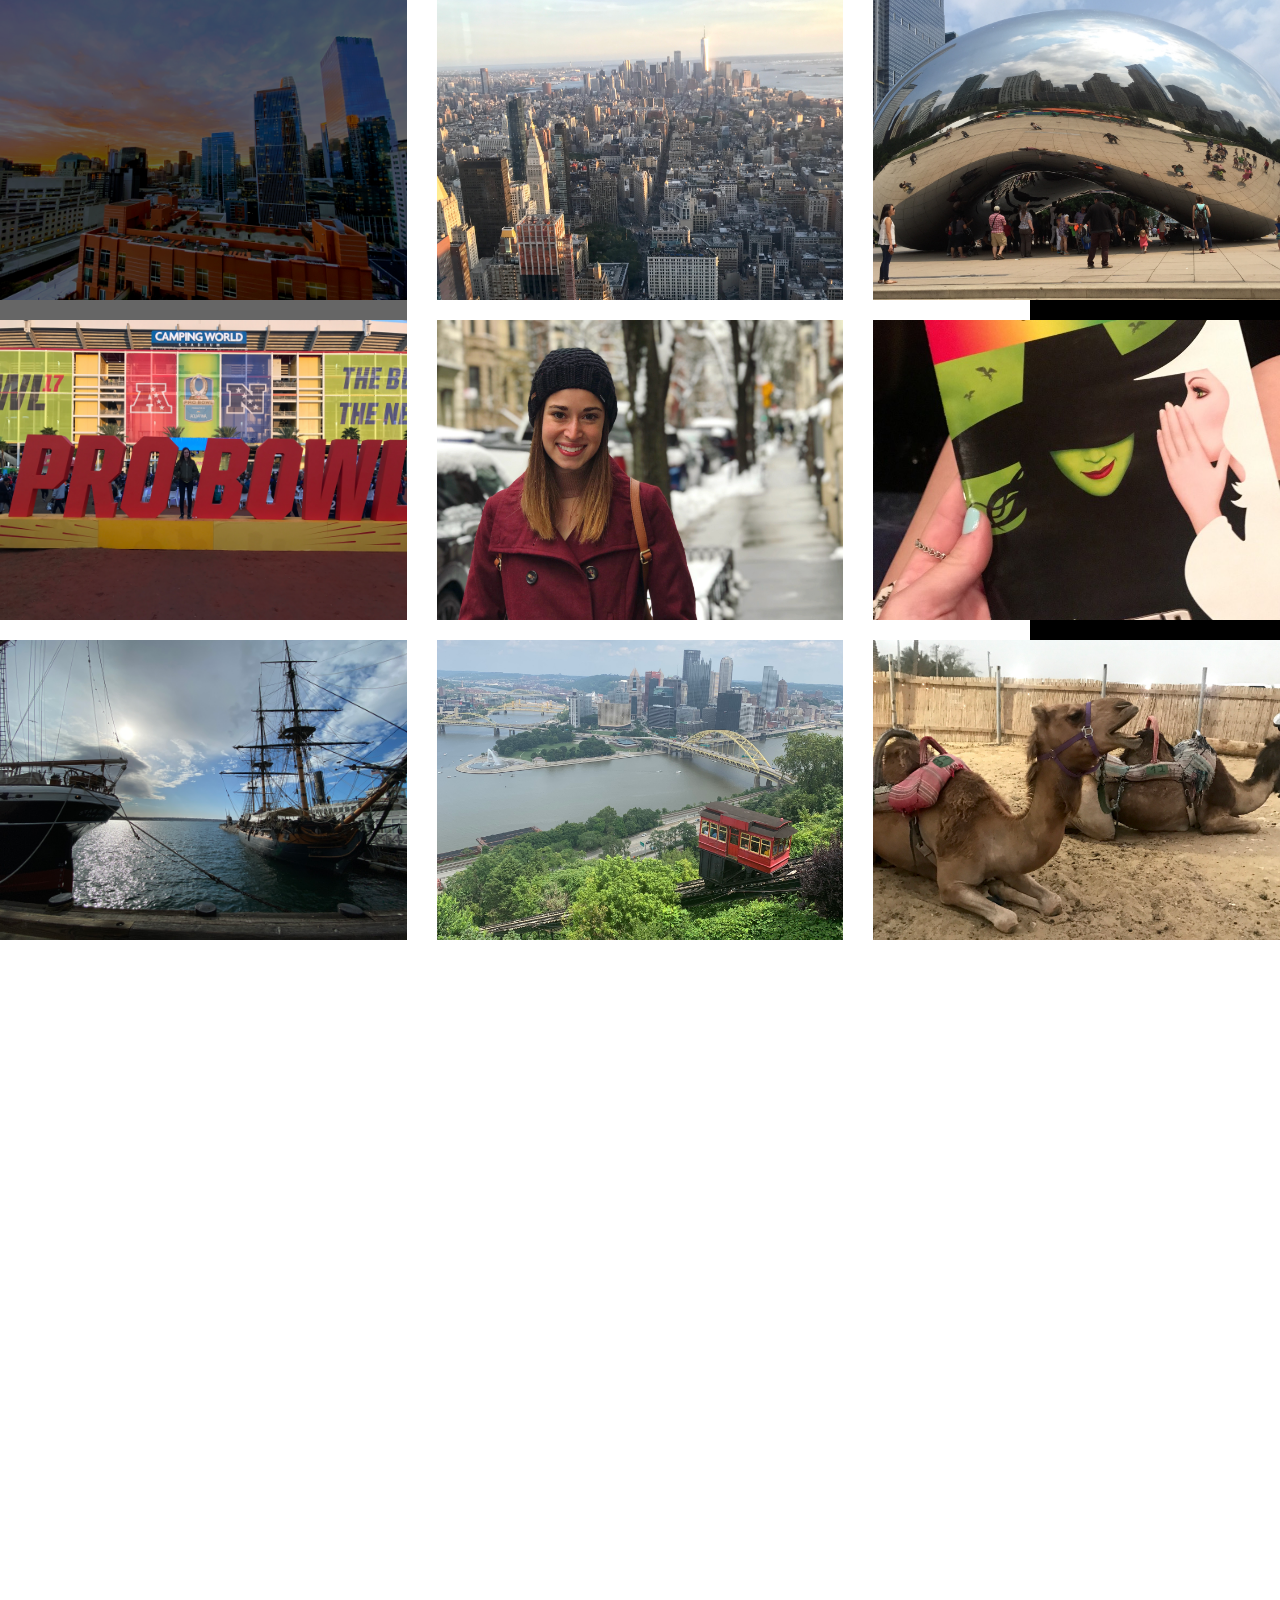
<file: photos.html>
<!DOCTYPE html>
<html lang="en">
  <head>
    <title>Hannah Buchsbaum &mdash; Photo Portfolio</title>
    <meta charset="utf-8">
    <meta name="viewport" content="width=device-width, initial-scale=1, shrink-to-fit=no">

    <link href="https://fonts.googleapis.com/css?family=Quicksand:300,400,500,700,900" rel="stylesheet">
    <link rel="stylesheet" href="fonts/icomoon/style.css">

    <link rel="stylesheet" href="css/bootstrap.min.css">
    <link rel="stylesheet" href="css/magnific-popup.css">
    <link rel="stylesheet" href="css/jquery-ui.css">
    <link rel="stylesheet" href="css/owl.carousel.min.css">
    <link rel="stylesheet" href="css/owl.theme.default.min.css">

    <link rel="stylesheet" href="css/bootstrap-datepicker.css">

    <link rel="stylesheet" href="fonts/flaticon/font/flaticon.css">

    <link rel="stylesheet" href="css/aos.css">
    <link rel="stylesheet" href="css/fancybox.min.css">

    <link rel="stylesheet" href="css/style.css">

  </head>
  <body>


  <div class="site-wrap">

  <div class="site-mobile-menu">
    <div class="site-mobile-menu-header">
      <div class="site-mobile-menu-close mt-3">
        <span class="icon-close2 js-menu-toggle"></span>
      </div>
    </div>
    <div class="site-mobile-menu-body"></div>
  </div>

  <header class="header-bar d-flex d-lg-block align-items-center" data-aos="fade-left">
    <div class="site-logo">
      <a href="index.html">Shutter</a>
    </div>

    <div class="d-inline-block d-xl-none ml-md-0 ml-auto py-3" style="position: relative; top: 3px;"><a href="#" class="site-menu-toggle js-menu-toggle text-white"><span class="icon-menu h3"></span></a></div>

    <div class="main-menu">
      <ul class="js-clone-nav">
        <li><a href="index.html">Home</a></li>
        <li class="active"><a href="photos.html">Photos</a></li>
        <li><a href="bio.html">Bio</a></li>
        <li><a href="blog.html">Blog</a></li>
        <li><a href="contact.html">Contact</a></li>
      </ul>
      <ul class="social js-clone-nav">
        <li><a href="#"><span class="icon-facebook"></span></a></li>
        <li><a href="#"><span class="icon-twitter"></span></a></li>
        <li><a href="#"><span class="icon-instagram"></span></a></li>
      </ul>
    </div>
  </header>
  <main class="main-content">
    <div class="container-fluid photos">
      <div class="row align-items-stretch">

        <div class="col-6 col-md-6 col-lg-4" data-aos="fade-up">
          <a href="single.html" class="d-block photo-item">
            <img src="images/img_4.jpg" alt="Image" class="img-fluid">
            <div class="photo-text-more">
              <div class="photo-text-more">
              <h3 class="heading">                                       </h3>
              <span class="meta">                                       </span>
            </div>
            </div>
          </a>
        </div>
        <div class="col-6 col-md-6 col-lg-4" data-aos="fade-up" data-aos-delay="100">
          <a href="single.html" class="d-block photo-item">
            <img src="images/img_5.jpg" alt="Image" class="img-fluid">
            <div class="photo-text-more">
              <div class="photo-text-more">
              <h3 class="heading">                                       </h3>
              <span class="meta">                                       </span>
            </div>
            </div>
          </a>
        </div>
        <div class="col-6 col-md-6 col-lg-4" data-aos="fade-up" data-aos-delay="200">
          <a href="single.html" class="d-block photo-item">
            <img src="images/img_1.jpg" alt="Image" class="img-fluid">
            <div class="photo-text-more">
              <h3 class="heading">                                       </h3>
              <span class="meta">                                       </span>
            </div>
          </a>
        </div>

        <div class="col-6 col-md-6 col-lg-4" data-aos="fade-up">
          <a href="single.html" class="d-block photo-item">
            <img src="images/img_2.jpg" alt="Image" class="img-fluid">
            <div class="photo-text-more">
              <div class="photo-text-more">
              <h3 class="heading">                                       </h3>
              <span class="meta">                                       </span>
            </div>
            </div>
          </a>
        </div>
        <div class="col-6 col-md-6 col-lg-4" data-aos="fade-up" data-aos-delay="100">
          <a href="single.html" class="d-block photo-item">
            <img src="images/img_3.jpg" alt="Image" class="img-fluid">
            <div class="photo-text-more">
              <div class="photo-text-more">
              <h3 class="heading">                                       </h3>
              <span class="meta">                                       </span>
            </div>
            </div>
          </a>
        </div>
        <div class="col-6 col-md-6 col-lg-4" data-aos="fade-up" data-aos-delay="200">
          <a href="single.html" class="d-block photo-item">
            <img src="images/img_6.jpg" alt="Image" class="img-fluid">
            <div class="photo-text-more">
              <div class="photo-text-more">
              <h3 class="heading">                                       </h3>
              <span class="meta">                                       </span>
            </div>
            </div>
          </a>
        </div>

        <div class="col-6 col-md-6 col-lg-4" data-aos="fade-up">
          <a href="single.html" class="d-block photo-item">
            <img src="images/img_7.jpg" alt="Image" class="img-fluid">
            <div class="photo-text-more">
              <div class="photo-text-more">
              <h3 class="heading">                                       </h3>
              <span class="meta">                                       </span>
            </div>
            </div>
          </a>
        </div>
        <div class="col-6 col-md-6 col-lg-4" data-aos="fade-up" data-aos-delay="100">
          <a href="single.html" class="d-block photo-item">
            <img src="images/img_8.jpg" alt="Image" class="img-fluid">
            <div class="photo-text-more">
              <div class="photo-text-more">
              <h3 class="heading">                                       </h3>
              <span class="meta">                                       </span>
            </div>
            </div>
          </a>
        </div>
        <div class="col-6 col-md-6 col-lg-4" data-aos="fade-up" data-aos-delay="200">
          <a href="single.html" class="d-block photo-item">
            <img src="images/img_9.jpg" alt="Image" class="img-fluid">
            <div class="photo-text-more">
              <div class="photo-text-more">
              <h3 class="heading">                                       </h3>
              <span class="meta">                                       </span>
            </div>
            </div>
          </a>
        </div>


        <div class="col-6 col-md-6 col-lg-4" data-aos="fade-up">
          <a href="single.html" class="d-block photo-item">
            <img src="images/img_10.jpg" alt="Image" class="img-fluid">
            <div class="photo-text-more">
              <div class="photo-text-more">
              <h3 class="heading">                                       </h3>
              <span class="meta">                                       </span>
            </div>
            </div>
          </a>
        </div>
        <div class="col-6 col-md-6 col-lg-4" data-aos="fade-up" data-aos-delay="100">
          <a href="single.html" class="d-block photo-item">
            <img src="images/img_1.jpg" alt="Image" class="img-fluid">
            <div class="photo-text-more">
              <div class="photo-text-more">
              <h3 class="heading">                                       </h3>
              <span class="meta">                                       </span>
            </div>
            </div>
          </a>
        </div>
        <div class="col-6 col-md-6 col-lg-4" data-aos="fade-up" data-aos-delay="200">
          <a href="single.html" class="d-block photo-item">
            <img src="images/img_2.jpg" alt="Image" class="img-fluid">
            <div class="photo-text-more">
              <div class="photo-text-more">
              <h3 class="heading">                                       </h3>
              <span class="meta">                                       </span>
            </div>
            </div>
          </a>
        </div>

        <div class="col-6 col-md-6 col-lg-4" data-aos="fade-up">
          <a href="single.html" class="d-block photo-item">
            <img src="images/img_3.jpg" alt="Image" class="img-fluid">
            <div class="photo-text-more">
              <div class="photo-text-more">
              <h3 class="heading">                                       </h3>
              <span class="meta">                                       </span>
            </div>
            </div>
          </a>
        </div>
        <div class="col-6 col-md-6 col-lg-4" data-aos="fade-up" data-aos-delay="100">
          <a href="single.html" class="d-block photo-item">
            <img src="images/img_4.jpg" alt="Image" class="img-fluid">
            <div class="photo-text-more">
              <div class="photo-text-more">
              <h3 class="heading">                                       </h3>
              <span class="meta">                                       </span>
            </div>
            </div>
          </a>
        </div>
        <div class="col-6 col-md-6 col-lg-4" data-aos="fade-up" data-aos-delay="200">
          <a href="single.html" class="d-block photo-item">
            <img src="images/img_5.jpg" alt="Image" class="img-fluid">
            <div class="photo-text-more">
              <div class="photo-text-more">
              <h3 class="heading">                                       </h3>
              <span class="meta">                                       </span>
            </div>
            </div>
          </a>
        </div>

        <div class="col-6 col-md-6 col-lg-4" data-aos="fade-up">
          <a href="single.html" class="d-block photo-item">
            <img src="images/img_6.jpg" alt="Image" class="img-fluid">
            <div class="photo-text-more">
              <div class="photo-text-more">
              <h3 class="heading">                                       </h3>
              <span class="meta">                                       </span>
            </div>
            </div>
          </a>
        </div>
        <div class="col-6 col-md-6 col-lg-4" data-aos="fade-up" data-aos-delay="100">
          <a href="single.html" class="d-block photo-item">
            <img src="images/img_7.jpg" alt="Image" class="img-fluid">
            <div class="photo-text-more">
              <div class="photo-text-more">
              <h3 class="heading">                                       </h3>
              <span class="meta">                                       </span>
            </div>
            </div>
          </a>
        </div>
        <div class="col-6 col-md-6 col-lg-4" data-aos="fade-up" data-aos-delay="200">
          <a href="single.html" class="d-block photo-item">
            <img src="images/img_8.jpg" alt="Image" class="img-fluid">
            <div class="photo-text-more">
              <div class="photo-text-more">
              <h3 class="heading">                                       </h3>
              <span class="meta">                                       </span>
            </div>
            </div>
          </a>
        </div>

        <div class="col-6 col-md-6 col-lg-4" data-aos="fade-up" data-aos-delay="100">
          <a href="single.html" class="d-block photo-item">
            <img src="images/img_9.jpg" alt="Image" class="img-fluid">
            <div class="photo-text-more">
              <div class="photo-text-more">
              <h3 class="heading">                                       </h3>
              <span class="meta">                                       </span>
            </div>
            </div>
          </a>
        </div>
        <div class="col-6 col-md-6 col-lg-4" data-aos="fade-up" data-aos-delay="100">
          <a href="single.html" class="d-block photo-item">
            <img src="images/img_4.jpg" alt="Image" class="img-fluid">
            <div class="photo-text-more">
              <div class="photo-text-more">
              <h3 class="heading">                                       </h3>
              <span class="meta">                                       </span>
            </div>
            </div>
          </a>
        </div>
        <div class="col-6 col-md-6 col-lg-4" data-aos="fade-up" data-aos-delay="200">
          <a href="single.html" class="d-block photo-item">
            <img src="images/img_5.jpg" alt="Image" class="img-fluid">
            <div class="photo-text-more">
              <div class="photo-text-more">
              <h3 class="heading">                                       </h3>
              <span class="meta">                                       </span>
            </div>
            </div>
          </a>
        </div>



      </div>

      <!-- <div class="row justify-content-center"> -->
        <!-- <div class="col-md-12 text-center py-5"> -->
          <!-- <p> -->
        <!-- Link back to Colorlib can't be removed. Template is licensed under CC BY 3.0. -->
        <!-- Copyright &copy;<script>document.write(new Date().getFullYear());</script> All rights reserved | This template is made with <i class="icon-heart" aria-hidden="true"></i> by <a href="https://colorlib.com" target="_blank" >Colorlib</a> -->
        <!-- Link back to Colorlib can't be removed. Template is licensed under CC BY 3.0. -->
      <!-- </p> -->
        </div>
      </div>
    </div>
  </main>

</div> <!-- .site-wrap -->

  <script src="js/jquery-3.3.1.min.js"></script>
  <script src="js/jquery-migrate-3.0.1.min.js"></script>
  <script src="js/jquery-ui.js"></script>
  <script src="js/popper.min.js"></script>
  <script src="js/bootstrap.min.js"></script>
  <script src="js/owl.carousel.min.js"></script>
  <script src="js/jquery.stellar.min.js"></script>
  <script src="js/jquery.countdown.min.js"></script>
  <script src="js/jquery.magnific-popup.min.js"></script>
  <script src="js/bootstrap-datepicker.min.js"></script>
  <script src="js/aos.js"></script>

  <script src="js/jquery.fancybox.min.js"></script>

  <script src="js/main.js"></script>

  </body>
</html>
</file>
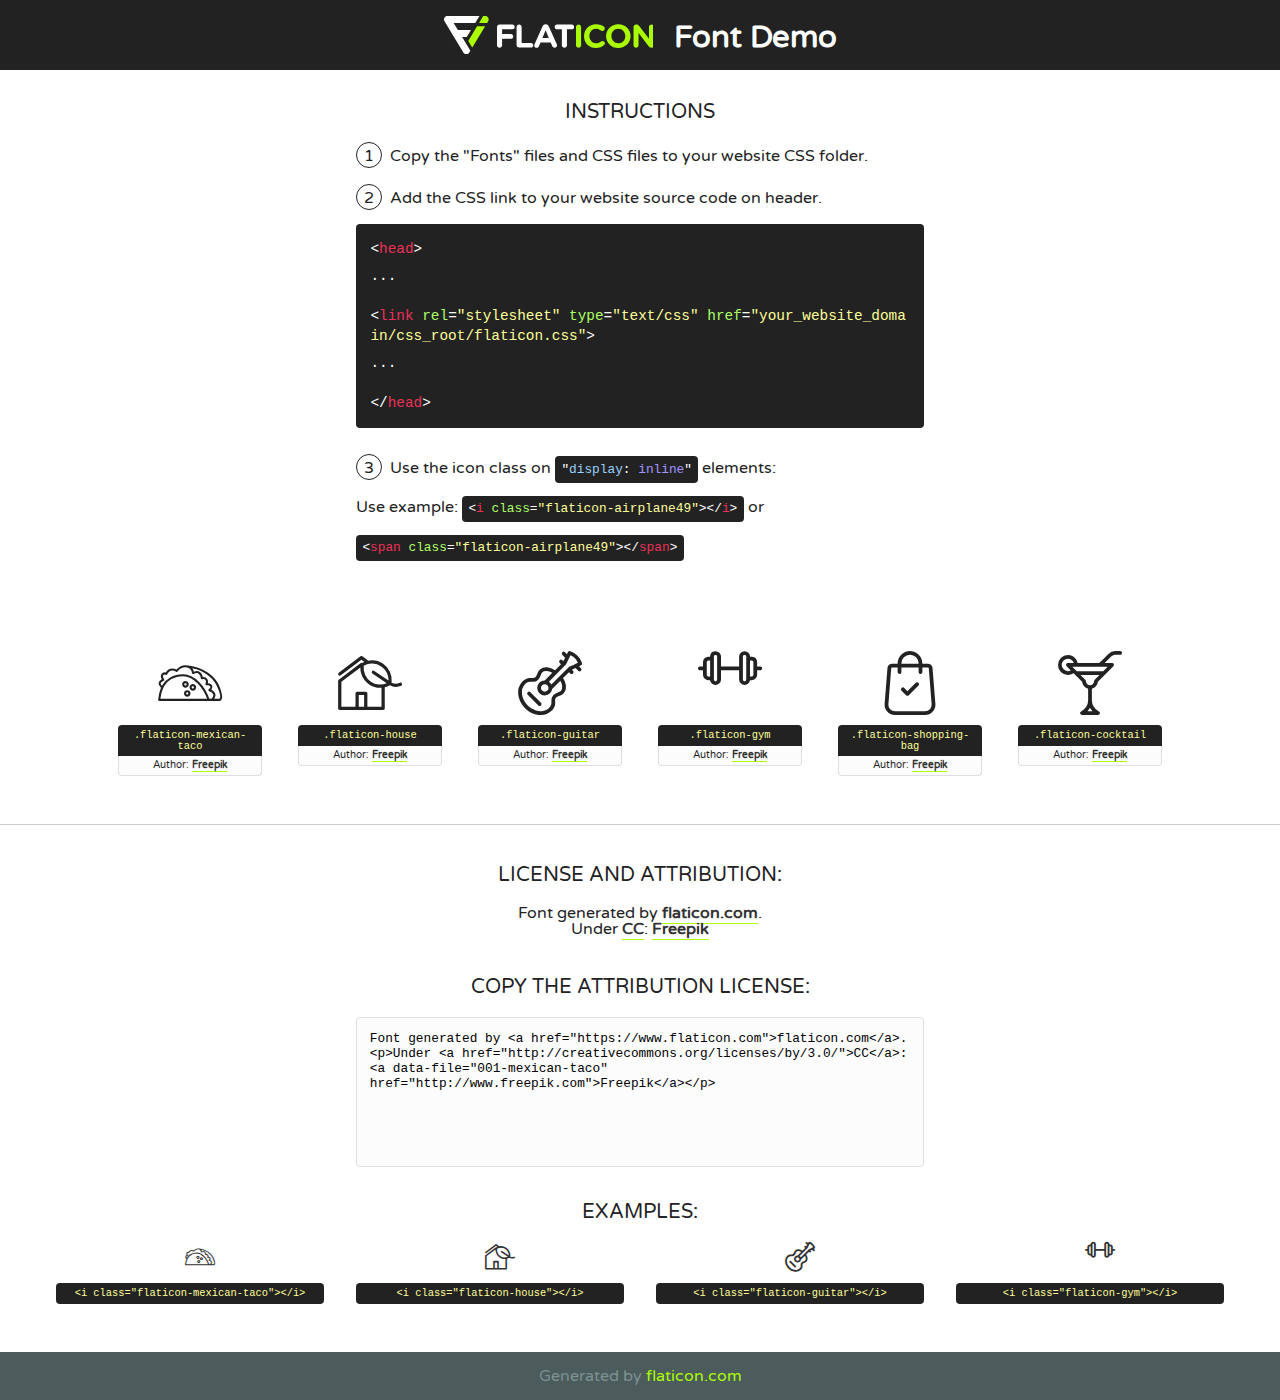
<file: fonts/flaticon/font/flaticon.html>
<!DOCTYPE html>
<!--
  Flaticon icon font: Flaticon
  Creation date: 11/02/2019 11:47
-->
<html>
<!DOCTYPE html>
<html>

<head>
    <title>Flaticon WebFont</title>
    <link href="http://fonts.googleapis.com/css?family=Varela+Round" rel="stylesheet" type="text/css" />
    <link rel="stylesheet" type="text/css" href="flaticon.css">
    <meta charset="UTF-8">
    <style>
    html, body, div, span, applet, object, iframe,
    h1, h2, h3, h4, h5, h6, p, blockquote, pre,
    a, abbr, acronym, address, big, cite, code,
    del, dfn, em, img, ins, kbd, q, s, samp,
    small, strike, strong, sub, sup, tt, var,
    b, u, i, center,
    dl, dt, dd, ol, ul, li,
    fieldset, form, label, legend,
    table, caption, tbody, tfoot, thead, tr, th, td,
    article, aside, canvas, details, embed, 
    figure, figcaption, footer, header, hgroup, 
    menu, nav, output, ruby, section, summary,
    time, mark, audio, video {
        margin: 0;
        padding: 0;
        border: 0;
        font-size: 100%;
        font: inherit;
        vertical-align: baseline;
    }
    /* HTML5 display-role reset for older browsers */
    article, aside, details, figcaption, figure, 
    footer, header, hgroup, menu, nav, section {
        display: block;
    }
    body {
        line-height: 1;
    }
    ol, ul {
        list-style: none;
    }
    blockquote, q {
        quotes: none;
    }
    blockquote:before, blockquote:after,
    q:before, q:after {
        content: '';
        content: none;
    }
    table {
        border-collapse: collapse;
        border-spacing: 0;
    }
    body {
        font-family: 'Varela Round', Helvetica, Arial, sans-serif;
        font-size: 16px;
        color: #222;
    }
    a {
        color: #333;
        border-bottom: 1px solid #a9fd00;
        font-weight: bold;
        text-decoration: none;
    }
    * {
        -moz-box-sizing: border-box;
        -webkit-box-sizing: border-box;
        box-sizing: border-box;
        margin: 0;
        padding: 0;
    }
    [class^="flaticon-"]:before, [class*=" flaticon-"]:before, [class^="flaticon-"]:after, [class*=" flaticon-"]:after {
        font-family: Flaticon;
        font-size: 30px;
        font-style: normal;
        margin-left: 20px;
        color: #333;
    }
    .wrapper {
        max-width: 600px;
        margin: auto;
        padding: 0 1em;
    }
    .title {
        font-size: 1.25em;
        text-align: center;
        margin-bottom: 1em;
        text-transform: uppercase;
    }
    header {
        text-align: center;
        background-color: #222;
        color: #fff;
        padding: 1em;
    }
    header .logo {
        width: 210px;
        height: 38px;
        display: inline-block;
        vertical-align: middle;
        margin-right: 1em;
        border: none;
    }
    header strong {
        font-size: 1.95em;
        font-weight: bold;
        vertical-align: middle;
        margin-top: 5px;
        display: inline-block;
    }
    .demo {
        margin: 2em auto;
        line-height: 1.25em;
    }
    .demo ul li {
        margin-bottom: 1em;
    }
    .demo ul li .num {
        color: #222;
        border-radius: 20px;
        display: inline-block;
        width: 26px;
        padding: 3px;
        height: 26px;
        text-align: center;
        margin-right: 0.5em;
        border: 1px solid #222;
    }
    .demo ul li code {
        background-color: #222;
        border-radius: 4px;
        padding: 0.25em 0.5em;
        display: inline-block;
        color: #fff;
        font-family: Consolas,Monaco,Lucida Console,Liberation Mono,DejaVu Sans Mono,Bitstream Vera Sans Mono,Courier New, monospace;
        font-weight: lighter;
        margin-top: 1em;
        font-size: 0.8em;
        word-break: break-all;
    }
    .demo ul li code.big {
        padding: 1em;
        font-size: 0.9em;
    }
    .demo ul li code .red {
        color: #EF3159;
    }
    .demo ul li code .green {
        color: #ACFF65;
    }
    .demo ul li code .yellow {
        color: #FFFF99;
    }
    .demo ul li code .blue {
        color: #99D3FF;
    }
    .demo ul li code .purple {
        color: #A295FF;
    }
    .demo ul li code .dots {
        margin-top: 0.5em;
        display: block;
    }
    #glyphs {
        border-bottom: 1px solid #ccc;
        padding: 2em 0;
        text-align: center;
    }
    .glyph {
        display: inline-block;
        width: 9em;
        margin: 1em;
        text-align: center;
        vertical-align: top;
        background: #FFF;
    }
    .glyph .glyph-icon {
        padding: 10px;
        display: block;
        font-family:"Flaticon";
        font-size: 64px;
        line-height: 1;
    }
    .glyph .glyph-icon:before {
        font-size: 64px;
        color: #222;
        margin-left: 0;
    }
    .class-name {
        font-size: 0.65em;
        background-color: #222;
        color: #fff;
        border-radius: 4px 4px 0 0;
        padding: 0.5em;
        color: #FFFF99;
        font-family: Consolas,Monaco,Lucida Console,Liberation Mono,DejaVu Sans Mono,Bitstream Vera Sans Mono,Courier New, monospace;
    }
    .author-name {
        font-size: 0.6em;
        background-color: #fcfcfd;
        border: 1px solid #DEDEE4;
        border-top: 0;
        border-radius: 0 0 4px 4px;
        padding: 0.5em;
    }
    .class-name:last-child {
        font-size: 10px;
        color:#888;
    }
    .class-name:last-child a {
        font-size: 10px;
        color:#555;
    }
    .class-name:last-child a:hover {
        color:#a9fd00;
    }
    .glyph > input {
        display: block;
        width: 100px;
        margin: 5px auto;
        text-align: center;
        font-size: 12px;
        cursor: text;
    }
    .glyph > input.icon-input {
        font-family:"Flaticon";
        font-size: 16px;
        margin-bottom: 10px;
    }
    .attribution .title {
        margin-top: 2em;
    }
    .attribution textarea {
        background-color: #fcfcfd;
        padding: 1em;
        border: none;
        box-shadow: none;
        border: 1px solid #DEDEE4;
        border-radius: 4px;
        resize: none;
        width: 100%;
        height: 150px;
        font-size: 0.8em;
        font-family: Consolas,Monaco,Lucida Console,Liberation Mono,DejaVu Sans Mono,Bitstream Vera Sans Mono,Courier New, monospace;
        -webkit-appearance: none;
    }
    .iconsuse {
        margin: 2em auto;
        text-align: center;
        max-width: 1200px;
    }
    .iconsuse:after {
        content: '';
        display: table;
        clear: both;
    }
    .iconsuse .image {
        float: left;
        width: 25%;
        padding: 0 1em;
    }
    .iconsuse .image p {
        margin-bottom: 1em;
    }
    .iconsuse .image span {
        display: block;
        font-size: 0.65em;
        background-color: #222;
        color: #fff;
        border-radius: 4px;
        padding: 0.5em;
        color: #FFFF99;
        margin-top: 1em;
        font-family: Consolas,Monaco,Lucida Console,Liberation Mono,DejaVu Sans Mono,Bitstream Vera Sans Mono,Courier New, monospace;
    }
    #footer {
        text-align: center;
        background-color: #4C5B5C;
        color: #7c9192;
        padding: 1em;
    }
    #footer a {
        border: none;
        color: #a9fd00;
        font-weight: normal;
    }
    @media (max-width: 960px) {
        .iconsuse .image {
            width: 50%;
        }
    }
    @media (max-width: 560px) {
        .iconsuse .image {
            width: 100%;
        }
    }
    </style>
</head>

<body class="characters-off">

    <header>
        <a href="https://www.flaticon.com" target="_blank" class="logo">
            <svg version="1.1" xmlns="http://www.w3.org/2000/svg" xmlns:xlink="http://www.w3.org/1999/xlink" xmlns:a="http://ns.adobe.com/AdobeSVGViewerExtensions/3.0/" viewBox="0 0 560.875 102.036" enable-background="new 0 0 560.875 102.036" xml:space="preserve">
                <defs>
                </defs>
                <g>
                    <g class="letters">
                        <path fill="#ffffff" d="M141.596,29.675c0-3.777,2.985-6.767,6.764-6.767h34.438c3.426,0,6.15,2.728,6.15,6.15
                        c0,3.43-2.724,6.149-6.15,6.149h-27.674v13.091h23.719c3.429,0,6.151,2.724,6.151,6.15c0,3.43-2.723,6.149-6.151,6.149h-23.719
                        v17.574c0,3.773-2.986,6.761-6.764,6.761c-3.779,0-6.764-2.989-6.764-6.761V29.675z"></path>
                        <path fill="#ffffff" d="M193.844,29.149c0-3.781,2.985-6.767,6.764-6.767c3.776,0,6.763,2.985,6.763,6.767v42.957h25.039
                        c3.426,0,6.149,2.726,6.149,6.153c0,3.425-2.723,6.15-6.149,6.15h-31.802c-3.779,0-6.764-2.986-6.764-6.768V29.149z"></path>
                        <path fill="#ffffff" d="M241.891,75.71l21.438-48.407c1.492-3.341,4.215-5.357,7.906-5.357h0.792
                        c3.686,0,6.323,2.017,7.815,5.357l21.439,48.407c0.436,0.967,0.701,1.845,0.701,2.723c0,3.602-2.809,6.501-6.414,6.501
                        c-3.161,0-5.269-1.845-6.499-4.655l-4.132-9.661h-27.059l-4.301,10.102c-1.144,2.631-3.426,4.214-6.237,4.214
                        c-3.517,0-6.24-2.81-6.24-6.325C241.1,77.64,241.451,76.677,241.891,75.71z M279.932,58.666l-8.521-20.297l-8.526,20.297H279.932
                        z"></path>
                        <path fill="#ffffff" d="M314.864,35.387H301.86c-3.429,0-6.239-2.813-6.239-6.238c0-3.429,2.811-6.24,6.239-6.24h39.533
                        c3.426,0,6.237,2.811,6.237,6.24c0,3.425-2.811,6.238-6.237,6.238h-13.001v42.785c0,3.773-2.99,6.761-6.764,6.761
                        c-3.779,0-6.764-2.989-6.764-6.761V35.387z"></path>
                        <path fill="#A9FD00" d="M352.615,29.149c0-3.781,2.985-6.767,6.767-6.767c3.774,0,6.761,2.985,6.761,6.767v49.024
                        c0,3.773-2.987,6.761-6.761,6.761c-3.781,0-6.767-2.989-6.767-6.761V29.149z"></path>
                        <path fill="#A9FD00" d="M374.132,53.836v-0.179c0-17.481,13.178-31.801,32.065-31.801c9.22,0,15.459,2.458,20.557,6.238
                        c1.402,1.054,2.637,2.985,2.637,5.357c0,3.692-2.985,6.59-6.681,6.59c-1.845,0-3.071-0.702-4.044-1.319
                        c-3.776-2.813-7.729-4.393-12.562-4.393c-10.364,0-17.831,8.611-17.831,19.154v0.173c0,10.542,7.291,19.329,17.831,19.329
                        c5.715,0,9.492-1.756,13.359-4.834c1.049-0.874,2.458-1.491,4.039-1.491c3.429,0,6.325,2.813,6.325,6.236
                        c0,2.106-1.056,3.78-2.282,4.834c-5.539,4.834-12.036,7.733-21.878,7.733C387.572,85.464,374.132,71.493,374.132,53.836z"></path>
                        <path fill="#A9FD00" d="M433.009,53.836v-0.179c0-17.481,13.79-31.801,32.766-31.801c18.981,0,32.592,14.143,32.592,31.628v0.173
                        c0,17.483-13.785,31.807-32.769,31.807C446.625,85.464,433.009,71.32,433.009,53.836z M484.224,53.836v-0.179
                        c0-10.539-7.725-19.326-18.626-19.326c-10.893,0-18.449,8.611-18.449,19.154v0.173c0,10.542,7.73,19.329,18.626,19.329
                        C476.676,72.986,484.224,64.378,484.224,53.836z"></path>
                        <path fill="#A9FD00" d="M506.233,29.321c0-3.774,2.99-6.763,6.767-6.763h1.401c3.252,0,5.183,1.583,7.029,3.953l26.093,34.265
                        V29.059c0-3.692,2.99-6.677,6.681-6.677c3.683,0,6.671,2.985,6.671,6.677v48.934c0,3.78-2.987,6.765-6.764,6.765h-0.436
                        c-3.257,0-5.188-1.581-7.034-3.953l-27.056-35.492v32.944c0,3.687-2.985,6.676-6.678,6.676c-3.683,0-6.673-2.989-6.673-6.676
                        V29.321z"></path>
                    </g>
                    <g class="insignia">
                        <path fill="#ffffff" d="M48.372,56.137h12.517l11.156-18.537H37.186L25.688,18.539h57.825L94.668,0H9.271
                        C5.925,0,2.842,1.801,1.198,4.716c-1.644,2.907-1.593,6.482,0.134,9.343l50.38,83.501c1.678,2.781,4.689,4.476,7.938,4.476
                        c3.246,0,6.257-1.695,7.935-4.476l2.898-4.804L48.372,56.137z"></path>
                        <g class="i">
                            <path fill="#A9FD00" d="M93.575,18.539h0.031v0.004l21.652,0.004l2.705-4.488c1.727-2.861,1.778-6.436,0.133-9.343
                            C116.454,1.801,113.371,0,110.026,0h-5.294L93.575,18.539z"></path>
                            <polygon fill="#A9FD00" points="88.291,27.356 64.725,66.486 75.519,84.404 109.942,27.356"></polygon>
                        </g>
                    </g>
                </g>
            </svg>
        </a>
        <strong>Font Demo</strong>
    </header>


    <section class="demo wrapper">

        <p class="title">Instructions</p>

        <ul>
            <li>
                <span class="num">1</span>Copy the "Fonts" files and CSS files to your website CSS folder.
            </li>
            <li>
                <span class="num">2</span>Add the CSS link to your website source code on header.
                <code class="big">
                    &lt;<span class="red">head</span>&gt;
                    <br/><span class="dots">...</span>
                    <br/>&lt;<span class="red">link</span> <span class="green">rel</span>=<span class="yellow">"stylesheet"</span> <span class="green">type</span>=<span class="yellow">"text/css"</span> <span class="green">href</span>=<span class="yellow">"your_website_domain/css_root/flaticon.css"</span>&gt;
                    <br/><span class="dots">...</span>
                    <br/>&lt;/<span class="red">head</span>&gt;
                </code>
            </li>

            <li>
                <p>
                    <span class="num">3</span>Use the icon class on <code>"<span class="blue">display</span>:<span class="purple"> inline</span>"</code> elements:
                    <br />
                    Use example: <code>&lt;<span class="red">i</span> <span class="green">class</span>=<span class="yellow">&quot;flaticon-airplane49&quot;</span>&gt;&lt;/<span class="red">i</span>&gt;</code> or <code>&lt;<span class="red">span</span> <span class="green">class</span>=<span class="yellow">&quot;flaticon-airplane49&quot;</span>&gt;&lt;/<span class="red">span</span>&gt;</code>
            </li>
        </ul>

    </section>




   <section id="glyphs">          
    
      
        <div class="glyph"><div class="glyph-icon flaticon-mexican-taco"></div>
            <div class="class-name">.flaticon-mexican-taco</div>
            <div class="author-name">Author: <a data-file="001-mexican-taco" href="http://www.freepik.com">Freepik</a> </div> 
        </div>        
        
        <div class="glyph"><div class="glyph-icon flaticon-house"></div>
            <div class="class-name">.flaticon-house</div>
            <div class="author-name">Author: <a data-file="002-house" href="http://www.freepik.com">Freepik</a> </div> 
        </div>        
        
        <div class="glyph"><div class="glyph-icon flaticon-guitar"></div>
            <div class="class-name">.flaticon-guitar</div>
            <div class="author-name">Author: <a data-file="003-guitar" href="http://www.freepik.com">Freepik</a> </div> 
        </div>        
        
        <div class="glyph"><div class="glyph-icon flaticon-gym"></div>
            <div class="class-name">.flaticon-gym</div>
            <div class="author-name">Author: <a data-file="004-gym" href="http://www.freepik.com">Freepik</a> </div> 
        </div>        
        
        <div class="glyph"><div class="glyph-icon flaticon-shopping-bag"></div>
            <div class="class-name">.flaticon-shopping-bag</div>
            <div class="author-name">Author: <a data-file="005-shopping-bag" href="http://www.freepik.com">Freepik</a> </div> 
        </div>        
        
        <div class="glyph"><div class="glyph-icon flaticon-cocktail"></div>
            <div class="class-name">.flaticon-cocktail</div>
            <div class="author-name">Author: <a data-file="006-cocktail" href="http://www.freepik.com">Freepik</a> </div> 
        </div>        
        

    </section>



    <section class="attribution wrapper"   style="text-align:center;">

      <div class="title">License and attribution:</div><div class="attrDiv">Font generated by <a href="https://www.flaticon.com">flaticon.com</a>. <div><p>Under <a href="http://creativecommons.org/licenses/by/3.0/">CC</a>: <a data-file="001-mexican-taco" href="http://www.freepik.com">Freepik</a></p>  </div>
      </div>
      <div class="title">Copy the Attribution License:</div>

    <textarea onclick="this.focus();this.select();">Font generated by &lt;a href=&quot;https://www.flaticon.com&quot;&gt;flaticon.com&lt;/a&gt;. <p>Under <a href="http://creativecommons.org/licenses/by/3.0/">CC</a>: <a data-file="001-mexican-taco" href="http://www.freepik.com">Freepik</a></p>  
     </textarea>

    </section>

    <section class="iconsuse">

          <div class="title">Examples:</div>            
             
            <div class="image">
                <p>
                    <i class="glyph-icon flaticon-mexican-taco"></i> 
                    <span>&lt;i class=&quot;flaticon-mexican-taco&quot;&gt;&lt;/i&gt;</span>
                </p>
            </div>
            
            <div class="image">
                <p>
                    <i class="glyph-icon flaticon-house"></i> 
                    <span>&lt;i class=&quot;flaticon-house&quot;&gt;&lt;/i&gt;</span>
                </p>
            </div>
            
            <div class="image">
                <p>
                    <i class="glyph-icon flaticon-guitar"></i> 
                    <span>&lt;i class=&quot;flaticon-guitar&quot;&gt;&lt;/i&gt;</span>
                </p>
            </div>
            
            <div class="image">
                <p>
                    <i class="glyph-icon flaticon-gym"></i> 
                    <span>&lt;i class=&quot;flaticon-gym&quot;&gt;&lt;/i&gt;</span>
                </p>
            </div>
                       
        </div>
                            
    </section>

<div id="footer">
    <div>Generated by <a href="https://www.flaticon.com">flaticon.com</a>
    </div>
</div>



</body>
</html>
</file>
<file: fonts/icomoon/style.css>
@font-face {
  font-family: 'icomoon';
  src:  url('fonts/icomoon.eot?10si43');
  src:  url('fonts/icomoon.eot?10si43#iefix') format('embedded-opentype'),
    url('fonts/icomoon.ttf?10si43') format('truetype'),
    url('fonts/icomoon.woff?10si43') format('woff'),
    url('fonts/icomoon.svg?10si43#icomoon') format('svg');
  font-weight: normal;
  font-style: normal;
}

[class^="icon-"], [class*=" icon-"] {
  /* use !important to prevent issues with browser extensions that change fonts */
  font-family: 'icomoon' !important;
  speak: none;
  font-style: normal;
  font-weight: normal;
  font-variant: normal;
  text-transform: none;
  line-height: 1;

  /* Better Font Rendering =========== */
  -webkit-font-smoothing: antialiased;
  -moz-osx-font-smoothing: grayscale;
}

.icon-asterisk:before {
  content: "\f069";
}
.icon-plus:before {
  content: "\f067";
}
.icon-question:before {
  content: "\f128";
}
.icon-minus:before {
  content: "\f068";
}
.icon-glass:before {
  content: "\f000";
}
.icon-music:before {
  content: "\f001";
}
.icon-search:before {
  content: "\f002";
}
.icon-envelope-o:before {
  content: "\f003";
}
.icon-heart:before {
  content: "\f004";
}
.icon-star:before {
  content: "\f005";
}
.icon-star-o:before {
  content: "\f006";
}
.icon-user:before {
  content: "\f007";
}
.icon-film:before {
  content: "\f008";
}
.icon-th-large:before {
  content: "\f009";
}
.icon-th:before {
  content: "\f00a";
}
.icon-th-list:before {
  content: "\f00b";
}
.icon-check:before {
  content: "\f00c";
}
.icon-close:before {
  content: "\f00d";
}
.icon-remove:before {
  content: "\f00d";
}
.icon-times:before {
  content: "\f00d";
}
.icon-search-plus:before {
  content: "\f00e";
}
.icon-search-minus:before {
  content: "\f010";
}
.icon-power-off:before {
  content: "\f011";
}
.icon-signal:before {
  content: "\f012";
}
.icon-cog:before {
  content: "\f013";
}
.icon-gear:before {
  content: "\f013";
}
.icon-trash-o:before {
  content: "\f014";
}
.icon-home:before {
  content: "\f015";
}
.icon-file-o:before {
  content: "\f016";
}
.icon-clock-o:before {
  content: "\f017";
}
.icon-road:before {
  content: "\f018";
}
.icon-download:before {
  content: "\f019";
}
.icon-arrow-circle-o-down:before {
  content: "\f01a";
}
.icon-arrow-circle-o-up:before {
  content: "\f01b";
}
.icon-inbox:before {
  content: "\f01c";
}
.icon-play-circle-o:before {
  content: "\f01d";
}
.icon-repeat:before {
  content: "\f01e";
}
.icon-rotate-right:before {
  content: "\f01e";
}
.icon-refresh:before {
  content: "\f021";
}
.icon-list-alt:before {
  content: "\f022";
}
.icon-lock:before {
  content: "\f023";
}
.icon-flag:before {
  content: "\f024";
}
.icon-headphones:before {
  content: "\f025";
}
.icon-volume-off:before {
  content: "\f026";
}
.icon-volume-down:before {
  content: "\f027";
}
.icon-volume-up:before {
  content: "\f028";
}
.icon-qrcode:before {
  content: "\f029";
}
.icon-barcode:before {
  content: "\f02a";
}
.icon-tag:before {
  content: "\f02b";
}
.icon-tags:before {
  content: "\f02c";
}
.icon-book:before {
  content: "\f02d";
}
.icon-bookmark:before {
  content: "\f02e";
}
.icon-print:before {
  content: "\f02f";
}
.icon-camera:before {
  content: "\f030";
}
.icon-font:before {
  content: "\f031";
}
.icon-bold:before {
  content: "\f032";
}
.icon-italic:before {
  content: "\f033";
}
.icon-text-height:before {
  content: "\f034";
}
.icon-text-width:before {
  content: "\f035";
}
.icon-align-left:before {
  content: "\f036";
}
.icon-align-center:before {
  content: "\f037";
}
.icon-align-right:before {
  content: "\f038";
}
.icon-align-justify:before {
  content: "\f039";
}
.icon-list:before {
  content: "\f03a";
}
.icon-dedent:before {
  content: "\f03b";
}
.icon-outdent:before {
  content: "\f03b";
}
.icon-indent:before {
  content: "\f03c";
}
.icon-video-camera:before {
  content: "\f03d";
}
.icon-image:before {
  content: "\f03e";
}
.icon-photo:before {
  content: "\f03e";
}
.icon-picture-o:before {
  content: "\f03e";
}
.icon-pencil:before {
  content: "\f040";
}
.icon-map-marker:before {
  content: "\f041";
}
.icon-adjust:before {
  content: "\f042";
}
.icon-tint:before {
  content: "\f043";
}
.icon-edit:before {
  content: "\f044";
}
.icon-pencil-square-o:before {
  content: "\f044";
}
.icon-share-square-o:before {
  content: "\f045";
}
.icon-check-square-o:before {
  content: "\f046";
}
.icon-arrows:before {
  content: "\f047";
}
.icon-step-backward:before {
  content: "\f048";
}
.icon-fast-backward:before {
  content: "\f049";
}
.icon-backward:before {
  content: "\f04a";
}
.icon-play:before {
  content: "\f04b";
}
.icon-pause:before {
  content: "\f04c";
}
.icon-stop:before {
  content: "\f04d";
}
.icon-forward:before {
  content: "\f04e";
}
.icon-fast-forward:before {
  content: "\f050";
}
.icon-step-forward:before {
  content: "\f051";
}
.icon-eject:before {
  content: "\f052";
}
.icon-chevron-left:before {
  content: "\f053";
}
.icon-chevron-right:before {
  content: "\f054";
}
.icon-plus-circle:before {
  content: "\f055";
}
.icon-minus-circle:before {
  content: "\f056";
}
.icon-times-circle:before {
  content: "\f057";
}
.icon-check-circle:before {
  content: "\f058";
}
.icon-question-circle:before {
  content: "\f059";
}
.icon-info-circle:before {
  content: "\f05a";
}
.icon-crosshairs:before {
  content: "\f05b";
}
.icon-times-circle-o:before {
  content: "\f05c";
}
.icon-check-circle-o:before {
  content: "\f05d";
}
.icon-ban:before {
  content: "\f05e";
}
.icon-arrow-left:before {
  content: "\f060";
}
.icon-arrow-right:before {
  content: "\f061";
}
.icon-arrow-up:before {
  content: "\f062";
}
.icon-arrow-down:before {
  content: "\f063";
}
.icon-mail-forward:before {
  content: "\f064";
}
.icon-share:before {
  content: "\f064";
}
.icon-expand:before {
  content: "\f065";
}
.icon-compress:before {
  content: "\f066";
}
.icon-exclamation-circle:before {
  content: "\f06a";
}
.icon-gift:before {
  content: "\f06b";
}
.icon-leaf:before {
  content: "\f06c";
}
.icon-fire:before {
  content: "\f06d";
}
.icon-eye:before {
  content: "\f06e";
}
.icon-eye-slash:before {
  content: "\f070";
}
.icon-exclamation-triangle:before {
  content: "\f071";
}
.icon-warning:before {
  content: "\f071";
}
.icon-plane:before {
  content: "\f072";
}
.icon-calendar:before {
  content: "\f073";
}
.icon-random:before {
  content: "\f074";
}
.icon-comment:before {
  content: "\f075";
}
.icon-magnet:before {
  content: "\f076";
}
.icon-chevron-up:before {
  content: "\f077";
}
.icon-chevron-down:before {
  content: "\f078";
}
.icon-retweet:before {
  content: "\f079";
}
.icon-shopping-cart:before {
  content: "\f07a";
}
.icon-folder:before {
  content: "\f07b";
}
.icon-folder-open:before {
  content: "\f07c";
}
.icon-arrows-v:before {
  content: "\f07d";
}
.icon-arrows-h:before {
  content: "\f07e";
}
.icon-bar-chart:before {
  content: "\f080";
}
.icon-bar-chart-o:before {
  content: "\f080";
}
.icon-twitter-square:before {
  content: "\f081";
}
.icon-facebook-square:before {
  content: "\f082";
}
.icon-camera-retro:before {
  content: "\f083";
}
.icon-key:before {
  content: "\f084";
}
.icon-cogs:before {
  content: "\f085";
}
.icon-gears:before {
  content: "\f085";
}
.icon-comments:before {
  content: "\f086";
}
.icon-thumbs-o-up:before {
  content: "\f087";
}
.icon-thumbs-o-down:before {
  content: "\f088";
}
.icon-star-half:before {
  content: "\f089";
}
.icon-heart-o:before {
  content: "\f08a";
}
.icon-sign-out:before {
  content: "\f08b";
}
.icon-linkedin-square:before {
  content: "\f08c";
}
.icon-thumb-tack:before {
  content: "\f08d";
}
.icon-external-link:before {
  content: "\f08e";
}
.icon-sign-in:before {
  content: "\f090";
}
.icon-trophy:before {
  content: "\f091";
}
.icon-github-square:before {
  content: "\f092";
}
.icon-upload:before {
  content: "\f093";
}
.icon-lemon-o:before {
  content: "\f094";
}
.icon-phone:before {
  content: "\f095";
}
.icon-square-o:before {
  content: "\f096";
}
.icon-bookmark-o:before {
  content: "\f097";
}
.icon-phone-square:before {
  content: "\f098";
}
.icon-twitter:before {
  content: "\f099";
}
.icon-facebook:before {
  content: "\f09a";
}
.icon-facebook-f:before {
  content: "\f09a";
}
.icon-github:before {
  content: "\f09b";
}
.icon-unlock:before {
  content: "\f09c";
}
.icon-credit-card:before {
  content: "\f09d";
}
.icon-feed:before {
  content: "\f09e";
}
.icon-rss:before {
  content: "\f09e";
}
.icon-hdd-o:before {
  content: "\f0a0";
}
.icon-bullhorn:before {
  content: "\f0a1";
}
.icon-bell-o:before {
  content: "\f0a2";
}
.icon-certificate:before {
  content: "\f0a3";
}
.icon-hand-o-right:before {
  content: "\f0a4";
}
.icon-hand-o-left:before {
  content: "\f0a5";
}
.icon-hand-o-up:before {
  content: "\f0a6";
}
.icon-hand-o-down:before {
  content: "\f0a7";
}
.icon-arrow-circle-left:before {
  content: "\f0a8";
}
.icon-arrow-circle-right:before {
  content: "\f0a9";
}
.icon-arrow-circle-up:before {
  content: "\f0aa";
}
.icon-arrow-circle-down:before {
  content: "\f0ab";
}
.icon-globe:before {
  content: "\f0ac";
}
.icon-wrench:before {
  content: "\f0ad";
}
.icon-tasks:before {
  content: "\f0ae";
}
.icon-filter:before {
  content: "\f0b0";
}
.icon-briefcase:before {
  content: "\f0b1";
}
.icon-arrows-alt:before {
  content: "\f0b2";
}
.icon-group:before {
  content: "\f0c0";
}
.icon-users:before {
  content: "\f0c0";
}
.icon-chain:before {
  content: "\f0c1";
}
.icon-link:before {
  content: "\f0c1";
}
.icon-cloud:before {
  content: "\f0c2";
}
.icon-flask:before {
  content: "\f0c3";
}
.icon-cut:before {
  content: "\f0c4";
}
.icon-scissors:before {
  content: "\f0c4";
}
.icon-copy:before {
  content: "\f0c5";
}
.icon-files-o:before {
  content: "\f0c5";
}
.icon-paperclip:before {
  content: "\f0c6";
}
.icon-floppy-o:before {
  content: "\f0c7";
}
.icon-save:before {
  content: "\f0c7";
}
.icon-square:before {
  content: "\f0c8";
}
.icon-bars:before {
  content: "\f0c9";
}
.icon-navicon:before {
  content: "\f0c9";
}
.icon-reorder:before {
  content: "\f0c9";
}
.icon-list-ul:before {
  content: "\f0ca";
}
.icon-list-ol:before {
  content: "\f0cb";
}
.icon-strikethrough:before {
  content: "\f0cc";
}
.icon-underline:before {
  content: "\f0cd";
}
.icon-table:before {
  content: "\f0ce";
}
.icon-magic:before {
  content: "\f0d0";
}
.icon-truck:before {
  content: "\f0d1";
}
.icon-pinterest:before {
  content: "\f0d2";
}
.icon-pinterest-square:before {
  content: "\f0d3";
}
.icon-google-plus-square:before {
  content: "\f0d4";
}
.icon-google-plus:before {
  content: "\f0d5";
}
.icon-money:before {
  content: "\f0d6";
}
.icon-caret-down:before {
  content: "\f0d7";
}
.icon-caret-up:before {
  content: "\f0d8";
}
.icon-caret-left:before {
  content: "\f0d9";
}
.icon-caret-right:before {
  content: "\f0da";
}
.icon-columns:before {
  content: "\f0db";
}
.icon-sort:before {
  content: "\f0dc";
}
.icon-unsorted:before {
  content: "\f0dc";
}
.icon-sort-desc:before {
  content: "\f0dd";
}
.icon-sort-down:before {
  content: "\f0dd";
}
.icon-sort-asc:before {
  content: "\f0de";
}
.icon-sort-up:before {
  content: "\f0de";
}
.icon-envelope:before {
  content: "\f0e0";
}
.icon-linkedin:before {
  content: "\f0e1";
}
.icon-rotate-left:before {
  content: "\f0e2";
}
.icon-undo:before {
  content: "\f0e2";
}
.icon-gavel:before {
  content: "\f0e3";
}
.icon-legal:before {
  content: "\f0e3";
}
.icon-dashboard:before {
  content: "\f0e4";
}
.icon-tachometer:before {
  content: "\f0e4";
}
.icon-comment-o:before {
  content: "\f0e5";
}
.icon-comments-o:before {
  content: "\f0e6";
}
.icon-bolt:before {
  content: "\f0e7";
}
.icon-flash:before {
  content: "\f0e7";
}
.icon-sitemap:before {
  content: "\f0e8";
}
.icon-umbrella:before {
  content: "\f0e9";
}
.icon-clipboard:before {
  content: "\f0ea";
}
.icon-paste:before {
  content: "\f0ea";
}
.icon-lightbulb-o:before {
  content: "\f0eb";
}
.icon-exchange:before {
  content: "\f0ec";
}
.icon-cloud-download:before {
  content: "\f0ed";
}
.icon-cloud-upload:before {
  content: "\f0ee";
}
.icon-user-md:before {
  content: "\f0f0";
}
.icon-stethoscope:before {
  content: "\f0f1";
}
.icon-suitcase:before {
  content: "\f0f2";
}
.icon-bell:before {
  content: "\f0f3";
}
.icon-coffee:before {
  content: "\f0f4";
}
.icon-cutlery:before {
  content: "\f0f5";
}
.icon-file-text-o:before {
  content: "\f0f6";
}
.icon-building-o:before {
  content: "\f0f7";
}
.icon-hospital-o:before {
  content: "\f0f8";
}
.icon-ambulance:before {
  content: "\f0f9";
}
.icon-medkit:before {
  content: "\f0fa";
}
.icon-fighter-jet:before {
  content: "\f0fb";
}
.icon-beer:before {
  content: "\f0fc";
}
.icon-h-square:before {
  content: "\f0fd";
}
.icon-plus-square:before {
  content: "\f0fe";
}
.icon-angle-double-left:before {
  content: "\f100";
}
.icon-angle-double-right:before {
  content: "\f101";
}
.icon-angle-double-up:before {
  content: "\f102";
}
.icon-angle-double-down:before {
  content: "\f103";
}
.icon-angle-left:before {
  content: "\f104";
}
.icon-angle-right:before {
  content: "\f105";
}
.icon-angle-up:before {
  content: "\f106";
}
.icon-angle-down:before {
  content: "\f107";
}
.icon-desktop:before {
  content: "\f108";
}
.icon-laptop:before {
  content: "\f109";
}
.icon-tablet:before {
  content: "\f10a";
}
.icon-mobile:before {
  content: "\f10b";
}
.icon-mobile-phone:before {
  content: "\f10b";
}
.icon-circle-o:before {
  content: "\f10c";
}
.icon-quote-left:before {
  content: "\f10d";
}
.icon-quote-right:before {
  content: "\f10e";
}
.icon-spinner:before {
  content: "\f110";
}
.icon-circle:before {
  content: "\f111";
}
.icon-mail-reply:before {
  content: "\f112";
}
.icon-reply:before {
  content: "\f112";
}
.icon-github-alt:before {
  content: "\f113";
}
.icon-folder-o:before {
  content: "\f114";
}
.icon-folder-open-o:before {
  content: "\f115";
}
.icon-smile-o:before {
  content: "\f118";
}
.icon-frown-o:before {
  content: "\f119";
}
.icon-meh-o:before {
  content: "\f11a";
}
.icon-gamepad:before {
  content: "\f11b";
}
.icon-keyboard-o:before {
  content: "\f11c";
}
.icon-flag-o:before {
  content: "\f11d";
}
.icon-flag-checkered:before {
  content: "\f11e";
}
.icon-terminal:before {
  content: "\f120";
}
.icon-code:before {
  content: "\f121";
}
.icon-mail-reply-all:before {
  content: "\f122";
}
.icon-reply-all:before {
  content: "\f122";
}
.icon-star-half-empty:before {
  content: "\f123";
}
.icon-star-half-full:before {
  content: "\f123";
}
.icon-star-half-o:before {
  content: "\f123";
}
.icon-location-arrow:before {
  content: "\f124";
}
.icon-crop:before {
  content: "\f125";
}
.icon-code-fork:before {
  content: "\f126";
}
.icon-chain-broken:before {
  content: "\f127";
}
.icon-unlink:before {
  content: "\f127";
}
.icon-info:before {
  content: "\f129";
}
.icon-exclamation:before {
  content: "\f12a";
}
.icon-superscript:before {
  content: "\f12b";
}
.icon-subscript:before {
  content: "\f12c";
}
.icon-eraser:before {
  content: "\f12d";
}
.icon-puzzle-piece:before {
  content: "\f12e";
}
.icon-microphone:before {
  content: "\f130";
}
.icon-microphone-slash:before {
  content: "\f131";
}
.icon-shield:before {
  content: "\f132";
}
.icon-calendar-o:before {
  content: "\f133";
}
.icon-fire-extinguisher:before {
  content: "\f134";
}
.icon-rocket:before {
  content: "\f135";
}
.icon-maxcdn:before {
  content: "\f136";
}
.icon-chevron-circle-left:before {
  content: "\f137";
}
.icon-chevron-circle-right:before {
  content: "\f138";
}
.icon-chevron-circle-up:before {
  content: "\f139";
}
.icon-chevron-circle-down:before {
  content: "\f13a";
}
.icon-html5:before {
  content: "\f13b";
}
.icon-css3:before {
  content: "\f13c";
}
.icon-anchor:before {
  content: "\f13d";
}
.icon-unlock-alt:before {
  content: "\f13e";
}
.icon-bullseye:before {
  content: "\f140";
}
.icon-ellipsis-h:before {
  content: "\f141";
}
.icon-ellipsis-v:before {
  content: "\f142";
}
.icon-rss-square:before {
  content: "\f143";
}
.icon-play-circle:before {
  content: "\f144";
}
.icon-ticket:before {
  content: "\f145";
}
.icon-minus-square:before {
  content: "\f146";
}
.icon-minus-square-o:before {
  content: "\f147";
}
.icon-level-up:before {
  content: "\f148";
}
.icon-level-down:before {
  content: "\f149";
}
.icon-check-square:before {
  content: "\f14a";
}
.icon-pencil-square:before {
  content: "\f14b";
}
.icon-external-link-square:before {
  content: "\f14c";
}
.icon-share-square:before {
  content: "\f14d";
}
.icon-compass:before {
  content: "\f14e";
}
.icon-caret-square-o-down:before {
  content: "\f150";
}
.icon-toggle-down:before {
  content: "\f150";
}
.icon-caret-square-o-up:before {
  content: "\f151";
}
.icon-toggle-up:before {
  content: "\f151";
}
.icon-caret-square-o-right:before {
  content: "\f152";
}
.icon-toggle-right:before {
  content: "\f152";
}
.icon-eur:before {
  content: "\f153";
}
.icon-euro:before {
  content: "\f153";
}
.icon-gbp:before {
  content: "\f154";
}
.icon-dollar:before {
  content: "\f155";
}
.icon-usd:before {
  content: "\f155";
}
.icon-inr:before {
  content: "\f156";
}
.icon-rupee:before {
  content: "\f156";
}
.icon-cny:before {
  content: "\f157";
}
.icon-jpy:before {
  content: "\f157";
}
.icon-rmb:before {
  content: "\f157";
}
.icon-yen:before {
  content: "\f157";
}
.icon-rouble:before {
  content: "\f158";
}
.icon-rub:before {
  content: "\f158";
}
.icon-ruble:before {
  content: "\f158";
}
.icon-krw:before {
  content: "\f159";
}
.icon-won:before {
  content: "\f159";
}
.icon-bitcoin:before {
  content: "\f15a";
}
.icon-btc:before {
  content: "\f15a";
}
.icon-file:before {
  content: "\f15b";
}
.icon-file-text:before {
  content: "\f15c";
}
.icon-sort-alpha-asc:before {
  content: "\f15d";
}
.icon-sort-alpha-desc:before {
  content: "\f15e";
}
.icon-sort-amount-asc:before {
  content: "\f160";
}
.icon-sort-amount-desc:before {
  content: "\f161";
}
.icon-sort-numeric-asc:before {
  content: "\f162";
}
.icon-sort-numeric-desc:before {
  content: "\f163";
}
.icon-thumbs-up:before {
  content: "\f164";
}
.icon-thumbs-down:before {
  content: "\f165";
}
.icon-youtube-square:before {
  content: "\f166";
}
.icon-youtube:before {
  content: "\f167";
}
.icon-xing:before {
  content: "\f168";
}
.icon-xing-square:before {
  content: "\f169";
}
.icon-youtube-play:before {
  content: "\f16a";
}
.icon-dropbox:before {
  content: "\f16b";
}
.icon-stack-overflow:before {
  content: "\f16c";
}
.icon-instagram:before {
  content: "\f16d";
}
.icon-flickr:before {
  content: "\f16e";
}
.icon-adn:before {
  content: "\f170";
}
.icon-bitbucket:before {
  content: "\f171";
}
.icon-bitbucket-square:before {
  content: "\f172";
}
.icon-tumblr:before {
  content: "\f173";
}
.icon-tumblr-square:before {
  content: "\f174";
}
.icon-long-arrow-down:before {
  content: "\f175";
}
.icon-long-arrow-up:before {
  content: "\f176";
}
.icon-long-arrow-left:before {
  content: "\f177";
}
.icon-long-arrow-right:before {
  content: "\f178";
}
.icon-apple:before {
  content: "\f179";
}
.icon-windows:before {
  content: "\f17a";
}
.icon-android:before {
  content: "\f17b";
}
.icon-linux:before {
  content: "\f17c";
}
.icon-dribbble:before {
  content: "\f17d";
}
.icon-skype:before {
  content: "\f17e";
}
.icon-foursquare:before {
  content: "\f180";
}
.icon-trello:before {
  content: "\f181";
}
.icon-female:before {
  content: "\f182";
}
.icon-male:before {
  content: "\f183";
}
.icon-gittip:before {
  content: "\f184";
}
.icon-gratipay:before {
  content: "\f184";
}
.icon-sun-o:before {
  content: "\f185";
}
.icon-moon-o:before {
  content: "\f186";
}
.icon-archive:before {
  content: "\f187";
}
.icon-bug:before {
  content: "\f188";
}
.icon-vk:before {
  content: "\f189";
}
.icon-weibo:before {
  content: "\f18a";
}
.icon-renren:before {
  content: "\f18b";
}
.icon-pagelines:before {
  content: "\f18c";
}
.icon-stack-exchange:before {
  content: "\f18d";
}
.icon-arrow-circle-o-right:before {
  content: "\f18e";
}
.icon-arrow-circle-o-left:before {
  content: "\f190";
}
.icon-caret-square-o-left:before {
  content: "\f191";
}
.icon-toggle-left:before {
  content: "\f191";
}
.icon-dot-circle-o:before {
  content: "\f192";
}
.icon-wheelchair:before {
  content: "\f193";
}
.icon-vimeo-square:before {
  content: "\f194";
}
.icon-try:before {
  content: "\f195";
}
.icon-turkish-lira:before {
  content: "\f195";
}
.icon-plus-square-o:before {
  content: "\f196";
}
.icon-space-shuttle:before {
  content: "\f197";
}
.icon-slack:before {
  content: "\f198";
}
.icon-envelope-square:before {
  content: "\f199";
}
.icon-wordpress:before {
  content: "\f19a";
}
.icon-openid:before {
  content: "\f19b";
}
.icon-bank:before {
  content: "\f19c";
}
.icon-institution:before {
  content: "\f19c";
}
.icon-university:before {
  content: "\f19c";
}
.icon-graduation-cap:before {
  content: "\f19d";
}
.icon-mortar-board:before {
  content: "\f19d";
}
.icon-yahoo:before {
  content: "\f19e";
}
.icon-google:before {
  content: "\f1a0";
}
.icon-reddit:before {
  content: "\f1a1";
}
.icon-reddit-square:before {
  content: "\f1a2";
}
.icon-stumbleupon-circle:before {
  content: "\f1a3";
}
.icon-stumbleupon:before {
  content: "\f1a4";
}
.icon-delicious:before {
  content: "\f1a5";
}
.icon-digg:before {
  content: "\f1a6";
}
.icon-pied-piper-pp:before {
  content: "\f1a7";
}
.icon-pied-piper-alt:before {
  content: "\f1a8";
}
.icon-drupal:before {
  content: "\f1a9";
}
.icon-joomla:before {
  content: "\f1aa";
}
.icon-language:before {
  content: "\f1ab";
}
.icon-fax:before {
  content: "\f1ac";
}
.icon-building:before {
  content: "\f1ad";
}
.icon-child:before {
  content: "\f1ae";
}
.icon-paw:before {
  content: "\f1b0";
}
.icon-spoon:before {
  content: "\f1b1";
}
.icon-cube:before {
  content: "\f1b2";
}
.icon-cubes:before {
  content: "\f1b3";
}
.icon-behance:before {
  content: "\f1b4";
}
.icon-behance-square:before {
  content: "\f1b5";
}
.icon-steam:before {
  content: "\f1b6";
}
.icon-steam-square:before {
  content: "\f1b7";
}
.icon-recycle:before {
  content: "\f1b8";
}
.icon-automobile:before {
  content: "\f1b9";
}
.icon-car:before {
  content: "\f1b9";
}
.icon-cab:before {
  content: "\f1ba";
}
.icon-taxi:before {
  content: "\f1ba";
}
.icon-tree:before {
  content: "\f1bb";
}
.icon-spotify:before {
  content: "\f1bc";
}
.icon-deviantart:before {
  content: "\f1bd";
}
.icon-soundcloud:before {
  content: "\f1be";
}
.icon-database:before {
  content: "\f1c0";
}
.icon-file-pdf-o:before {
  content: "\f1c1";
}
.icon-file-word-o:before {
  content: "\f1c2";
}
.icon-file-excel-o:before {
  content: "\f1c3";
}
.icon-file-powerpoint-o:before {
  content: "\f1c4";
}
.icon-file-image-o:before {
  content: "\f1c5";
}
.icon-file-photo-o:before {
  content: "\f1c5";
}
.icon-file-picture-o:before {
  content: "\f1c5";
}
.icon-file-archive-o:before {
  content: "\f1c6";
}
.icon-file-zip-o:before {
  content: "\f1c6";
}
.icon-file-audio-o:before {
  content: "\f1c7";
}
.icon-file-sound-o:before {
  content: "\f1c7";
}
.icon-file-movie-o:before {
  content: "\f1c8";
}
.icon-file-video-o:before {
  content: "\f1c8";
}
.icon-file-code-o:before {
  content: "\f1c9";
}
.icon-vine:before {
  content: "\f1ca";
}
.icon-codepen:before {
  content: "\f1cb";
}
.icon-jsfiddle:before {
  content: "\f1cc";
}
.icon-life-bouy:before {
  content: "\f1cd";
}
.icon-life-buoy:before {
  content: "\f1cd";
}
.icon-life-ring:before {
  content: "\f1cd";
}
.icon-life-saver:before {
  content: "\f1cd";
}
.icon-support:before {
  content: "\f1cd";
}
.icon-circle-o-notch:before {
  content: "\f1ce";
}
.icon-ra:before {
  content: "\f1d0";
}
.icon-rebel:before {
  content: "\f1d0";
}
.icon-resistance:before {
  content: "\f1d0";
}
.icon-empire:before {
  content: "\f1d1";
}
.icon-ge:before {
  content: "\f1d1";
}
.icon-git-square:before {
  content: "\f1d2";
}
.icon-git:before {
  content: "\f1d3";
}
.icon-hacker-news:before {
  content: "\f1d4";
}
.icon-y-combinator-square:before {
  content: "\f1d4";
}
.icon-yc-square:before {
  content: "\f1d4";
}
.icon-tencent-weibo:before {
  content: "\f1d5";
}
.icon-qq:before {
  content: "\f1d6";
}
.icon-wechat:before {
  content: "\f1d7";
}
.icon-weixin:before {
  content: "\f1d7";
}
.icon-paper-plane:before {
  content: "\f1d8";
}
.icon-send:before {
  content: "\f1d8";
}
.icon-paper-plane-o:before {
  content: "\f1d9";
}
.icon-send-o:before {
  content: "\f1d9";
}
.icon-history:before {
  content: "\f1da";
}
.icon-circle-thin:before {
  content: "\f1db";
}
.icon-header:before {
  content: "\f1dc";
}
.icon-paragraph:before {
  content: "\f1dd";
}
.icon-sliders:before {
  content: "\f1de";
}
.icon-share-alt:before {
  content: "\f1e0";
}
.icon-share-alt-square:before {
  content: "\f1e1";
}
.icon-bomb:before {
  content: "\f1e2";
}
.icon-futbol-o:before {
  content: "\f1e3";
}
.icon-soccer-ball-o:before {
  content: "\f1e3";
}
.icon-tty:before {
  content: "\f1e4";
}
.icon-binoculars:before {
  content: "\f1e5";
}
.icon-plug:before {
  content: "\f1e6";
}
.icon-slideshare:before {
  content: "\f1e7";
}
.icon-twitch:before {
  content: "\f1e8";
}
.icon-yelp:before {
  content: "\f1e9";
}
.icon-newspaper-o:before {
  content: "\f1ea";
}
.icon-wifi:before {
  content: "\f1eb";
}
.icon-calculator:before {
  content: "\f1ec";
}
.icon-paypal:before {
  content: "\f1ed";
}
.icon-google-wallet:before {
  content: "\f1ee";
}
.icon-cc-visa:before {
  content: "\f1f0";
}
.icon-cc-mastercard:before {
  content: "\f1f1";
}
.icon-cc-discover:before {
  content: "\f1f2";
}
.icon-cc-amex:before {
  content: "\f1f3";
}
.icon-cc-paypal:before {
  content: "\f1f4";
}
.icon-cc-stripe:before {
  content: "\f1f5";
}
.icon-bell-slash:before {
  content: "\f1f6";
}
.icon-bell-slash-o:before {
  content: "\f1f7";
}
.icon-trash:before {
  content: "\f1f8";
}
.icon-copyright:before {
  content: "\f1f9";
}
.icon-at:before {
  content: "\f1fa";
}
.icon-eyedropper:before {
  content: "\f1fb";
}
.icon-paint-brush:before {
  content: "\f1fc";
}
.icon-birthday-cake:before {
  content: "\f1fd";
}
.icon-area-chart:before {
  content: "\f1fe";
}
.icon-pie-chart:before {
  content: "\f200";
}
.icon-line-chart:before {
  content: "\f201";
}
.icon-lastfm:before {
  content: "\f202";
}
.icon-lastfm-square:before {
  content: "\f203";
}
.icon-toggle-off:before {
  content: "\f204";
}
.icon-toggle-on:before {
  content: "\f205";
}
.icon-bicycle:before {
  content: "\f206";
}
.icon-bus:before {
  content: "\f207";
}
.icon-ioxhost:before {
  content: "\f208";
}
.icon-angellist:before {
  content: "\f209";
}
.icon-cc:before {
  content: "\f20a";
}
.icon-ils:before {
  content: "\f20b";
}
.icon-shekel:before {
  content: "\f20b";
}
.icon-sheqel:before {
  content: "\f20b";
}
.icon-meanpath:before {
  content: "\f20c";
}
.icon-buysellads:before {
  content: "\f20d";
}
.icon-connectdevelop:before {
  content: "\f20e";
}
.icon-dashcube:before {
  content: "\f210";
}
.icon-forumbee:before {
  content: "\f211";
}
.icon-leanpub:before {
  content: "\f212";
}
.icon-sellsy:before {
  content: "\f213";
}
.icon-shirtsinbulk:before {
  content: "\f214";
}
.icon-simplybuilt:before {
  content: "\f215";
}
.icon-skyatlas:before {
  content: "\f216";
}
.icon-cart-plus:before {
  content: "\f217";
}
.icon-cart-arrow-down:before {
  content: "\f218";
}
.icon-diamond:before {
  content: "\f219";
}
.icon-ship:before {
  content: "\f21a";
}
.icon-user-secret:before {
  content: "\f21b";
}
.icon-motorcycle:before {
  content: "\f21c";
}
.icon-street-view:before {
  content: "\f21d";
}
.icon-heartbeat:before {
  content: "\f21e";
}
.icon-venus:before {
  content: "\f221";
}
.icon-mars:before {
  content: "\f222";
}
.icon-mercury:before {
  content: "\f223";
}
.icon-intersex:before {
  content: "\f224";
}
.icon-transgender:before {
  content: "\f224";
}
.icon-transgender-alt:before {
  content: "\f225";
}
.icon-venus-double:before {
  content: "\f226";
}
.icon-mars-double:before {
  content: "\f227";
}
.icon-venus-mars:before {
  content: "\f228";
}
.icon-mars-stroke:before {
  content: "\f229";
}
.icon-mars-stroke-v:before {
  content: "\f22a";
}
.icon-mars-stroke-h:before {
  content: "\f22b";
}
.icon-neuter:before {
  content: "\f22c";
}
.icon-genderless:before {
  content: "\f22d";
}
.icon-facebook-official:before {
  content: "\f230";
}
.icon-pinterest-p:before {
  content: "\f231";
}
.icon-whatsapp:before {
  content: "\f232";
}
.icon-server:before {
  content: "\f233";
}
.icon-user-plus:before {
  content: "\f234";
}
.icon-user-times:before {
  content: "\f235";
}
.icon-bed:before {
  content: "\f236";
}
.icon-hotel:before {
  content: "\f236";
}
.icon-viacoin:before {
  content: "\f237";
}
.icon-train:before {
  content: "\f238";
}
.icon-subway:before {
  content: "\f239";
}
.icon-medium:before {
  content: "\f23a";
}
.icon-y-combinator:before {
  content: "\f23b";
}
.icon-yc:before {
  content: "\f23b";
}
.icon-optin-monster:before {
  content: "\f23c";
}
.icon-opencart:before {
  content: "\f23d";
}
.icon-expeditedssl:before {
  content: "\f23e";
}
.icon-battery:before {
  content: "\f240";
}
.icon-battery-4:before {
  content: "\f240";
}
.icon-battery-full:before {
  content: "\f240";
}
.icon-battery-3:before {
  content: "\f241";
}
.icon-battery-three-quarters:before {
  content: "\f241";
}
.icon-battery-2:before {
  content: "\f242";
}
.icon-battery-half:before {
  content: "\f242";
}
.icon-battery-1:before {
  content: "\f243";
}
.icon-battery-quarter:before {
  content: "\f243";
}
.icon-battery-0:before {
  content: "\f244";
}
.icon-battery-empty:before {
  content: "\f244";
}
.icon-mouse-pointer:before {
  content: "\f245";
}
.icon-i-cursor:before {
  content: "\f246";
}
.icon-object-group:before {
  content: "\f247";
}
.icon-object-ungroup:before {
  content: "\f248";
}
.icon-sticky-note:before {
  content: "\f249";
}
.icon-sticky-note-o:before {
  content: "\f24a";
}
.icon-cc-jcb:before {
  content: "\f24b";
}
.icon-cc-diners-club:before {
  content: "\f24c";
}
.icon-clone:before {
  content: "\f24d";
}
.icon-balance-scale:before {
  content: "\f24e";
}
.icon-hourglass-o:before {
  content: "\f250";
}
.icon-hourglass-1:before {
  content: "\f251";
}
.icon-hourglass-start:before {
  content: "\f251";
}
.icon-hourglass-2:before {
  content: "\f252";
}
.icon-hourglass-half:before {
  content: "\f252";
}
.icon-hourglass-3:before {
  content: "\f253";
}
.icon-hourglass-end:before {
  content: "\f253";
}
.icon-hourglass:before {
  content: "\f254";
}
.icon-hand-grab-o:before {
  content: "\f255";
}
.icon-hand-rock-o:before {
  content: "\f255";
}
.icon-hand-paper-o:before {
  content: "\f256";
}
.icon-hand-stop-o:before {
  content: "\f256";
}
.icon-hand-scissors-o:before {
  content: "\f257";
}
.icon-hand-lizard-o:before {
  content: "\f258";
}
.icon-hand-spock-o:before {
  content: "\f259";
}
.icon-hand-pointer-o:before {
  content: "\f25a";
}
.icon-hand-peace-o:before {
  content: "\f25b";
}
.icon-trademark:before {
  content: "\f25c";
}
.icon-registered:before {
  content: "\f25d";
}
.icon-creative-commons:before {
  content: "\f25e";
}
.icon-gg:before {
  content: "\f260";
}
.icon-gg-circle:before {
  content: "\f261";
}
.icon-tripadvisor:before {
  content: "\f262";
}
.icon-odnoklassniki:before {
  content: "\f263";
}
.icon-odnoklassniki-square:before {
  content: "\f264";
}
.icon-get-pocket:before {
  content: "\f265";
}
.icon-wikipedia-w:before {
  content: "\f266";
}
.icon-safari:before {
  content: "\f267";
}
.icon-chrome:before {
  content: "\f268";
}
.icon-firefox:before {
  content: "\f269";
}
.icon-opera:before {
  content: "\f26a";
}
.icon-internet-explorer:before {
  content: "\f26b";
}
.icon-television:before {
  content: "\f26c";
}
.icon-tv:before {
  content: "\f26c";
}
.icon-contao:before {
  content: "\f26d";
}
.icon-500px:before {
  content: "\f26e";
}
.icon-amazon:before {
  content: "\f270";
}
.icon-calendar-plus-o:before {
  content: "\f271";
}
.icon-calendar-minus-o:before {
  content: "\f272";
}
.icon-calendar-times-o:before {
  content: "\f273";
}
.icon-calendar-check-o:before {
  content: "\f274";
}
.icon-industry:before {
  content: "\f275";
}
.icon-map-pin:before {
  content: "\f276";
}
.icon-map-signs:before {
  content: "\f277";
}
.icon-map-o:before {
  content: "\f278";
}
.icon-map:before {
  content: "\f279";
}
.icon-commenting:before {
  content: "\f27a";
}
.icon-commenting-o:before {
  content: "\f27b";
}
.icon-houzz:before {
  content: "\f27c";
}
.icon-vimeo:before {
  content: "\f27d";
}
.icon-black-tie:before {
  content: "\f27e";
}
.icon-fonticons:before {
  content: "\f280";
}
.icon-reddit-alien:before {
  content: "\f281";
}
.icon-edge:before {
  content: "\f282";
}
.icon-credit-card-alt:before {
  content: "\f283";
}
.icon-codiepie:before {
  content: "\f284";
}
.icon-modx:before {
  content: "\f285";
}
.icon-fort-awesome:before {
  content: "\f286";
}
.icon-usb:before {
  content: "\f287";
}
.icon-product-hunt:before {
  content: "\f288";
}
.icon-mixcloud:before {
  content: "\f289";
}
.icon-scribd:before {
  content: "\f28a";
}
.icon-pause-circle:before {
  content: "\f28b";
}
.icon-pause-circle-o:before {
  content: "\f28c";
}
.icon-stop-circle:before {
  content: "\f28d";
}
.icon-stop-circle-o:before {
  content: "\f28e";
}
.icon-shopping-bag:before {
  content: "\f290";
}
.icon-shopping-basket:before {
  content: "\f291";
}
.icon-hashtag:before {
  content: "\f292";
}
.icon-bluetooth:before {
  content: "\f293";
}
.icon-bluetooth-b:before {
  content: "\f294";
}
.icon-percent:before {
  content: "\f295";
}
.icon-gitlab:before {
  content: "\f296";
}
.icon-wpbeginner:before {
  content: "\f297";
}
.icon-wpforms:before {
  content: "\f298";
}
.icon-envira:before {
  content: "\f299";
}
.icon-universal-access:before {
  content: "\f29a";
}
.icon-wheelchair-alt:before {
  content: "\f29b";
}
.icon-question-circle-o:before {
  content: "\f29c";
}
.icon-blind:before {
  content: "\f29d";
}
.icon-audio-description:before {
  content: "\f29e";
}
.icon-volume-control-phone:before {
  content: "\f2a0";
}
.icon-braille:before {
  content: "\f2a1";
}
.icon-assistive-listening-systems:before {
  content: "\f2a2";
}
.icon-american-sign-language-interpreting:before {
  content: "\f2a3";
}
.icon-asl-interpreting:before {
  content: "\f2a3";
}
.icon-deaf:before {
  content: "\f2a4";
}
.icon-deafness:before {
  content: "\f2a4";
}
.icon-hard-of-hearing:before {
  content: "\f2a4";
}
.icon-glide:before {
  content: "\f2a5";
}
.icon-glide-g:before {
  content: "\f2a6";
}
.icon-sign-language:before {
  content: "\f2a7";
}
.icon-signing:before {
  content: "\f2a7";
}
.icon-low-vision:before {
  content: "\f2a8";
}
.icon-viadeo:before {
  content: "\f2a9";
}
.icon-viadeo-square:before {
  content: "\f2aa";
}
.icon-snapchat:before {
  content: "\f2ab";
}
.icon-snapchat-ghost:before {
  content: "\f2ac";
}
.icon-snapchat-square:before {
  content: "\f2ad";
}
.icon-pied-piper:before {
  content: "\f2ae";
}
.icon-first-order:before {
  content: "\f2b0";
}
.icon-yoast:before {
  content: "\f2b1";
}
.icon-themeisle:before {
  content: "\f2b2";
}
.icon-google-plus-circle:before {
  content: "\f2b3";
}
.icon-google-plus-official:before {
  content: "\f2b3";
}
.icon-fa:before {
  content: "\f2b4";
}
.icon-font-awesome:before {
  content: "\f2b4";
}
.icon-handshake-o:before {
  content: "\f2b5";
}
.icon-envelope-open:before {
  content: "\f2b6";
}
.icon-envelope-open-o:before {
  content: "\f2b7";
}
.icon-linode:before {
  content: "\f2b8";
}
.icon-address-book:before {
  content: "\f2b9";
}
.icon-address-book-o:before {
  content: "\f2ba";
}
.icon-address-card:before {
  content: "\f2bb";
}
.icon-vcard:before {
  content: "\f2bb";
}
.icon-address-card-o:before {
  content: "\f2bc";
}
.icon-vcard-o:before {
  content: "\f2bc";
}
.icon-user-circle:before {
  content: "\f2bd";
}
.icon-user-circle-o:before {
  content: "\f2be";
}
.icon-user-o:before {
  content: "\f2c0";
}
.icon-id-badge:before {
  content: "\f2c1";
}
.icon-drivers-license:before {
  content: "\f2c2";
}
.icon-id-card:before {
  content: "\f2c2";
}
.icon-drivers-license-o:before {
  content: "\f2c3";
}
.icon-id-card-o:before {
  content: "\f2c3";
}
.icon-quora:before {
  content: "\f2c4";
}
.icon-free-code-camp:before {
  content: "\f2c5";
}
.icon-telegram:before {
  content: "\f2c6";
}
.icon-thermometer:before {
  content: "\f2c7";
}
.icon-thermometer-4:before {
  content: "\f2c7";
}
.icon-thermometer-full:before {
  content: "\f2c7";
}
.icon-thermometer-3:before {
  content: "\f2c8";
}
.icon-thermometer-three-quarters:before {
  content: "\f2c8";
}
.icon-thermometer-2:before {
  content: "\f2c9";
}
.icon-thermometer-half:before {
  content: "\f2c9";
}
.icon-thermometer-1:before {
  content: "\f2ca";
}
.icon-thermometer-quarter:before {
  content: "\f2ca";
}
.icon-thermometer-0:before {
  content: "\f2cb";
}
.icon-thermometer-empty:before {
  content: "\f2cb";
}
.icon-shower:before {
  content: "\f2cc";
}
.icon-bath:before {
  content: "\f2cd";
}
.icon-bathtub:before {
  content: "\f2cd";
}
.icon-s15:before {
  content: "\f2cd";
}
.icon-podcast:before {
  content: "\f2ce";
}
.icon-window-maximize:before {
  content: "\f2d0";
}
.icon-window-minimize:before {
  content: "\f2d1";
}
.icon-window-restore:before {
  content: "\f2d2";
}
.icon-times-rectangle:before {
  content: "\f2d3";
}
.icon-window-close:before {
  content: "\f2d3";
}
.icon-times-rectangle-o:before {
  content: "\f2d4";
}
.icon-window-close-o:before {
  content: "\f2d4";
}
.icon-bandcamp:before {
  content: "\f2d5";
}
.icon-grav:before {
  content: "\f2d6";
}
.icon-etsy:before {
  content: "\f2d7";
}
.icon-imdb:before {
  content: "\f2d8";
}
.icon-ravelry:before {
  content: "\f2d9";
}
.icon-eercast:before {
  content: "\f2da";
}
.icon-microchip:before {
  content: "\f2db";
}
.icon-snowflake-o:before {
  content: "\f2dc";
}
.icon-superpowers:before {
  content: "\f2dd";
}
.icon-wpexplorer:before {
  content: "\f2de";
}
.icon-meetup:before {
  content: "\f2e0";
}
.icon-3d_rotation:before {
  content: "\e84d";
}
.icon-ac_unit:before {
  content: "\eb3b";
}
.icon-alarm:before {
  content: "\e855";
}
.icon-access_alarms:before {
  content: "\e191";
}
.icon-schedule:before {
  content: "\e8b5";
}
.icon-accessibility:before {
  content: "\e84e";
}
.icon-accessible:before {
  content: "\e914";
}
.icon-account_balance:before {
  content: "\e84f";
}
.icon-account_balance_wallet:before {
  content: "\e850";
}
.icon-account_box:before {
  content: "\e851";
}
.icon-account_circle:before {
  content: "\e853";
}
.icon-adb:before {
  content: "\e60e";
}
.icon-add:before {
  content: "\e145";
}
.icon-add_a_photo:before {
  content: "\e439";
}
.icon-alarm_add:before {
  content: "\e856";
}
.icon-add_alert:before {
  content: "\e003";
}
.icon-add_box:before {
  content: "\e146";
}
.icon-add_circle:before {
  content: "\e147";
}
.icon-control_point:before {
  content: "\e3ba";
}
.icon-add_location:before {
  content: "\e567";
}
.icon-add_shopping_cart:before {
  content: "\e854";
}
.icon-queue:before {
  content: "\e03c";
}
.icon-add_to_queue:before {
  content: "\e05c";
}
.icon-adjust2:before {
  content: "\e39e";
}
.icon-airline_seat_flat:before {
  content: "\e630";
}
.icon-airline_seat_flat_angled:before {
  content: "\e631";
}
.icon-airline_seat_individual_suite:before {
  content: "\e632";
}
.icon-airline_seat_legroom_extra:before {
  content: "\e633";
}
.icon-airline_seat_legroom_normal:before {
  content: "\e634";
}
.icon-airline_seat_legroom_reduced:before {
  content: "\e635";
}
.icon-airline_seat_recline_extra:before {
  content: "\e636";
}
.icon-airline_seat_recline_normal:before {
  content: "\e637";
}
.icon-flight:before {
  content: "\e539";
}
.icon-airplanemode_inactive:before {
  content: "\e194";
}
.icon-airplay:before {
  content: "\e055";
}
.icon-airport_shuttle:before {
  content: "\eb3c";
}
.icon-alarm_off:before {
  content: "\e857";
}
.icon-alarm_on:before {
  content: "\e858";
}
.icon-album:before {
  content: "\e019";
}
.icon-all_inclusive:before {
  content: "\eb3d";
}
.icon-all_out:before {
  content: "\e90b";
}
.icon-android2:before {
  content: "\e859";
}
.icon-announcement:before {
  content: "\e85a";
}
.icon-apps:before {
  content: "\e5c3";
}
.icon-archive2:before {
  content: "\e149";
}
.icon-arrow_back:before {
  content: "\e5c4";
}
.icon-arrow_downward:before {
  content: "\e5db";
}
.icon-arrow_drop_down:before {
  content: "\e5c5";
}
.icon-arrow_drop_down_circle:before {
  content: "\e5c6";
}
.icon-arrow_drop_up:before {
  content: "\e5c7";
}
.icon-arrow_forward:before {
  content: "\e5c8";
}
.icon-arrow_upward:before {
  content: "\e5d8";
}
.icon-art_track:before {
  content: "\e060";
}
.icon-aspect_ratio:before {
  content: "\e85b";
}
.icon-poll:before {
  content: "\e801";
}
.icon-assignment:before {
  content: "\e85d";
}
.icon-assignment_ind:before {
  content: "\e85e";
}
.icon-assignment_late:before {
  content: "\e85f";
}
.icon-assignment_return:before {
  content: "\e860";
}
.icon-assignment_returned:before {
  content: "\e861";
}
.icon-assignment_turned_in:before {
  content: "\e862";
}
.icon-assistant:before {
  content: "\e39f";
}
.icon-flag2:before {
  content: "\e153";
}
.icon-attach_file:before {
  content: "\e226";
}
.icon-attach_money:before {
  content: "\e227";
}
.icon-attachment:before {
  content: "\e2bc";
}
.icon-audiotrack:before {
  content: "\e3a1";
}
.icon-autorenew:before {
  content: "\e863";
}
.icon-av_timer:before {
  content: "\e01b";
}
.icon-backspace:before {
  content: "\e14a";
}
.icon-cloud_upload:before {
  content: "\e2c3";
}
.icon-battery_alert:before {
  content: "\e19c";
}
.icon-battery_charging_full:before {
  content: "\e1a3";
}
.icon-battery_std:before {
  content: "\e1a5";
}
.icon-battery_unknown:before {
  content: "\e1a6";
}
.icon-beach_access:before {
  content: "\eb3e";
}
.icon-beenhere:before {
  content: "\e52d";
}
.icon-block:before {
  content: "\e14b";
}
.icon-bluetooth2:before {
  content: "\e1a7";
}
.icon-bluetooth_searching:before {
  content: "\e1aa";
}
.icon-bluetooth_connected:before {
  content: "\e1a8";
}
.icon-bluetooth_disabled:before {
  content: "\e1a9";
}
.icon-blur_circular:before {
  content: "\e3a2";
}
.icon-blur_linear:before {
  content: "\e3a3";
}
.icon-blur_off:before {
  content: "\e3a4";
}
.icon-blur_on:before {
  content: "\e3a5";
}
.icon-class:before {
  content: "\e86e";
}
.icon-turned_in:before {
  content: "\e8e6";
}
.icon-turned_in_not:before {
  content: "\e8e7";
}
.icon-border_all:before {
  content: "\e228";
}
.icon-border_bottom:before {
  content: "\e229";
}
.icon-border_clear:before {
  content: "\e22a";
}
.icon-border_color:before {
  content: "\e22b";
}
.icon-border_horizontal:before {
  content: "\e22c";
}
.icon-border_inner:before {
  content: "\e22d";
}
.icon-border_left:before {
  content: "\e22e";
}
.icon-border_outer:before {
  content: "\e22f";
}
.icon-border_right:before {
  content: "\e230";
}
.icon-border_style:before {
  content: "\e231";
}
.icon-border_top:before {
  content: "\e232";
}
.icon-border_vertical:before {
  content: "\e233";
}
.icon-branding_watermark:before {
  content: "\e06b";
}
.icon-brightness_1:before {
  content: "\e3a6";
}
.icon-brightness_2:before {
  content: "\e3a7";
}
.icon-brightness_3:before {
  content: "\e3a8";
}
.icon-brightness_4:before {
  content: "\e3a9";
}
.icon-brightness_low:before {
  content: "\e1ad";
}
.icon-brightness_medium:before {
  content: "\e1ae";
}
.icon-brightness_high:before {
  content: "\e1ac";
}
.icon-brightness_auto:before {
  content: "\e1ab";
}
.icon-broken_image:before {
  content: "\e3ad";
}
.icon-brush:before {
  content: "\e3ae";
}
.icon-bubble_chart:before {
  content: "\e6dd";
}
.icon-bug_report:before {
  content: "\e868";
}
.icon-build:before {
  content: "\e869";
}
.icon-burst_mode:before {
  content: "\e43c";
}
.icon-domain:before {
  content: "\e7ee";
}
.icon-business_center:before {
  content: "\eb3f";
}
.icon-cached:before {
  content: "\e86a";
}
.icon-cake:before {
  content: "\e7e9";
}
.icon-phone2:before {
  content: "\e0cd";
}
.icon-call_end:before {
  content: "\e0b1";
}
.icon-call_made:before {
  content: "\e0b2";
}
.icon-merge_type:before {
  content: "\e252";
}
.icon-call_missed:before {
  content: "\e0b4";
}
.icon-call_missed_outgoing:before {
  content: "\e0e4";
}
.icon-call_received:before {
  content: "\e0b5";
}
.icon-call_split:before {
  content: "\e0b6";
}
.icon-call_to_action:before {
  content: "\e06c";
}
.icon-camera2:before {
  content: "\e3af";
}
.icon-photo_camera:before {
  content: "\e412";
}
.icon-camera_enhance:before {
  content: "\e8fc";
}
.icon-camera_front:before {
  content: "\e3b1";
}
.icon-camera_rear:before {
  content: "\e3b2";
}
.icon-camera_roll:before {
  content: "\e3b3";
}
.icon-cancel:before {
  content: "\e5c9";
}
.icon-redeem:before {
  content: "\e8b1";
}
.icon-card_membership:before {
  content: "\e8f7";
}
.icon-card_travel:before {
  content: "\e8f8";
}
.icon-casino:before {
  content: "\eb40";
}
.icon-cast:before {
  content: "\e307";
}
.icon-cast_connected:before {
  content: "\e308";
}
.icon-center_focus_strong:before {
  content: "\e3b4";
}
.icon-center_focus_weak:before {
  content: "\e3b5";
}
.icon-change_history:before {
  content: "\e86b";
}
.icon-chat:before {
  content: "\e0b7";
}
.icon-chat_bubble:before {
  content: "\e0ca";
}
.icon-chat_bubble_outline:before {
  content: "\e0cb";
}
.icon-check2:before {
  content: "\e5ca";
}
.icon-check_box:before {
  content: "\e834";
}
.icon-check_box_outline_blank:before {
  content: "\e835";
}
.icon-check_circle:before {
  content: "\e86c";
}
.icon-navigate_before:before {
  content: "\e408";
}
.icon-navigate_next:before {
  content: "\e409";
}
.icon-child_care:before {
  content: "\eb41";
}
.icon-child_friendly:before {
  content: "\eb42";
}
.icon-chrome_reader_mode:before {
  content: "\e86d";
}
.icon-close2:before {
  content: "\e5cd";
}
.icon-clear_all:before {
  content: "\e0b8";
}
.icon-closed_caption:before {
  content: "\e01c";
}
.icon-wb_cloudy:before {
  content: "\e42d";
}
.icon-cloud_circle:before {
  content: "\e2be";
}
.icon-cloud_done:before {
  content: "\e2bf";
}
.icon-cloud_download:before {
  content: "\e2c0";
}
.icon-cloud_off:before {
  content: "\e2c1";
}
.icon-cloud_queue:before {
  content: "\e2c2";
}
.icon-code2:before {
  content: "\e86f";
}
.icon-photo_library:before {
  content: "\e413";
}
.icon-collections_bookmark:before {
  content: "\e431";
}
.icon-palette:before {
  content: "\e40a";
}
.icon-colorize:before {
  content: "\e3b8";
}
.icon-comment2:before {
  content: "\e0b9";
}
.icon-compare:before {
  content: "\e3b9";
}
.icon-compare_arrows:before {
  content: "\e915";
}
.icon-laptop2:before {
  content: "\e31e";
}
.icon-confirmation_number:before {
  content: "\e638";
}
.icon-contact_mail:before {
  content: "\e0d0";
}
.icon-contact_phone:before {
  content: "\e0cf";
}
.icon-contacts:before {
  content: "\e0ba";
}
.icon-content_copy:before {
  content: "\e14d";
}
.icon-content_cut:before {
  content: "\e14e";
}
.icon-content_paste:before {
  content: "\e14f";
}
.icon-control_point_duplicate:before {
  content: "\e3bb";
}
.icon-copyright2:before {
  content: "\e90c";
}
.icon-mode_edit:before {
  content: "\e254";
}
.icon-create_new_folder:before {
  content: "\e2cc";
}
.icon-payment:before {
  content: "\e8a1";
}
.icon-crop2:before {
  content: "\e3be";
}
.icon-crop_16_9:before {
  content: "\e3bc";
}
.icon-crop_3_2:before {
  content: "\e3bd";
}
.icon-crop_landscape:before {
  content: "\e3c3";
}
.icon-crop_7_5:before {
  content: "\e3c0";
}
.icon-crop_din:before {
  content: "\e3c1";
}
.icon-crop_free:before {
  content: "\e3c2";
}
.icon-crop_original:before {
  content: "\e3c4";
}
.icon-crop_portrait:before {
  content: "\e3c5";
}
.icon-crop_rotate:before {
  content: "\e437";
}
.icon-crop_square:before {
  content: "\e3c6";
}
.icon-dashboard2:before {
  content: "\e871";
}
.icon-data_usage:before {
  content: "\e1af";
}
.icon-date_range:before {
  content: "\e916";
}
.icon-dehaze:before {
  content: "\e3c7";
}
.icon-delete:before {
  content: "\e872";
}
.icon-delete_forever:before {
  content: "\e92b";
}
.icon-delete_sweep:before {
  content: "\e16c";
}
.icon-description:before {
  content: "\e873";
}
.icon-desktop_mac:before {
  content: "\e30b";
}
.icon-desktop_windows:before {
  content: "\e30c";
}
.icon-details:before {
  content: "\e3c8";
}
.icon-developer_board:before {
  content: "\e30d";
}
.icon-developer_mode:before {
  content: "\e1b0";
}
.icon-device_hub:before {
  content: "\e335";
}
.icon-phonelink:before {
  content: "\e326";
}
.icon-devices_other:before {
  content: "\e337";
}
.icon-dialer_sip:before {
  content: "\e0bb";
}
.icon-dialpad:before {
  content: "\e0bc";
}
.icon-directions:before {
  content: "\e52e";
}
.icon-directions_bike:before {
  content: "\e52f";
}
.icon-directions_boat:before {
  content: "\e532";
}
.icon-directions_bus:before {
  content: "\e530";
}
.icon-directions_car:before {
  content: "\e531";
}
.icon-directions_railway:before {
  content: "\e534";
}
.icon-directions_run:before {
  content: "\e566";
}
.icon-directions_transit:before {
  content: "\e535";
}
.icon-directions_walk:before {
  content: "\e536";
}
.icon-disc_full:before {
  content: "\e610";
}
.icon-dns:before {
  content: "\e875";
}
.icon-not_interested:before {
  content: "\e033";
}
.icon-do_not_disturb_alt:before {
  content: "\e611";
}
.icon-do_not_disturb_off:before {
  content: "\e643";
}
.icon-remove_circle:before {
  content: "\e15c";
}
.icon-dock:before {
  content: "\e30e";
}
.icon-done:before {
  content: "\e876";
}
.icon-done_all:before {
  content: "\e877";
}
.icon-donut_large:before {
  content: "\e917";
}
.icon-donut_small:before {
  content: "\e918";
}
.icon-drafts:before {
  content: "\e151";
}
.icon-drag_handle:before {
  content: "\e25d";
}
.icon-time_to_leave:before {
  content: "\e62c";
}
.icon-dvr:before {
  content: "\e1b2";
}
.icon-edit_location:before {
  content: "\e568";
}
.icon-eject2:before {
  content: "\e8fb";
}
.icon-markunread:before {
  content: "\e159";
}
.icon-enhanced_encryption:before {
  content: "\e63f";
}
.icon-equalizer:before {
  content: "\e01d";
}
.icon-error:before {
  content: "\e000";
}
.icon-error_outline:before {
  content: "\e001";
}
.icon-euro_symbol:before {
  content: "\e926";
}
.icon-ev_station:before {
  content: "\e56d";
}
.icon-insert_invitation:before {
  content: "\e24f";
}
.icon-event_available:before {
  content: "\e614";
}
.icon-event_busy:before {
  content: "\e615";
}
.icon-event_note:before {
  content: "\e616";
}
.icon-event_seat:before {
  content: "\e903";
}
.icon-exit_to_app:before {
  content: "\e879";
}
.icon-expand_less:before {
  content: "\e5ce";
}
.icon-expand_more:before {
  content: "\e5cf";
}
.icon-explicit:before {
  content: "\e01e";
}
.icon-explore:before {
  content: "\e87a";
}
.icon-exposure:before {
  content: "\e3ca";
}
.icon-exposure_neg_1:before {
  content: "\e3cb";
}
.icon-exposure_neg_2:before {
  content: "\e3cc";
}
.icon-exposure_plus_1:before {
  content: "\e3cd";
}
.icon-exposure_plus_2:before {
  content: "\e3ce";
}
.icon-exposure_zero:before {
  content: "\e3cf";
}
.icon-extension:before {
  content: "\e87b";
}
.icon-face:before {
  content: "\e87c";
}
.icon-fast_forward:before {
  content: "\e01f";
}
.icon-fast_rewind:before {
  content: "\e020";
}
.icon-favorite:before {
  content: "\e87d";
}
.icon-favorite_border:before {
  content: "\e87e";
}
.icon-featured_play_list:before {
  content: "\e06d";
}
.icon-featured_video:before {
  content: "\e06e";
}
.icon-sms_failed:before {
  content: "\e626";
}
.icon-fiber_dvr:before {
  content: "\e05d";
}
.icon-fiber_manual_record:before {
  content: "\e061";
}
.icon-fiber_new:before {
  content: "\e05e";
}
.icon-fiber_pin:before {
  content: "\e06a";
}
.icon-fiber_smart_record:before {
  content: "\e062";
}
.icon-get_app:before {
  content: "\e884";
}
.icon-file_upload:before {
  content: "\e2c6";
}
.icon-filter2:before {
  content: "\e3d3";
}
.icon-filter_1:before {
  content: "\e3d0";
}
.icon-filter_2:before {
  content: "\e3d1";
}
.icon-filter_3:before {
  content: "\e3d2";
}
.icon-filter_4:before {
  content: "\e3d4";
}
.icon-filter_5:before {
  content: "\e3d5";
}
.icon-filter_6:before {
  content: "\e3d6";
}
.icon-filter_7:before {
  content: "\e3d7";
}
.icon-filter_8:before {
  content: "\e3d8";
}
.icon-filter_9:before {
  content: "\e3d9";
}
.icon-filter_9_plus:before {
  content: "\e3da";
}
.icon-filter_b_and_w:before {
  content: "\e3db";
}
.icon-filter_center_focus:before {
  content: "\e3dc";
}
.icon-filter_drama:before {
  content: "\e3dd";
}
.icon-filter_frames:before {
  content: "\e3de";
}
.icon-terrain:before {
  content: "\e564";
}
.icon-filter_list:before {
  content: "\e152";
}
.icon-filter_none:before {
  content: "\e3e0";
}
.icon-filter_tilt_shift:before {
  content: "\e3e2";
}
.icon-filter_vintage:before {
  content: "\e3e3";
}
.icon-find_in_page:before {
  content: "\e880";
}
.icon-find_replace:before {
  content: "\e881";
}
.icon-fingerprint:before {
  content: "\e90d";
}
.icon-first_page:before {
  content: "\e5dc";
}
.icon-fitness_center:before {
  content: "\eb43";
}
.icon-flare:before {
  content: "\e3e4";
}
.icon-flash_auto:before {
  content: "\e3e5";
}
.icon-flash_off:before {
  content: "\e3e6";
}
.icon-flash_on:before {
  content: "\e3e7";
}
.icon-flight_land:before {
  content: "\e904";
}
.icon-flight_takeoff:before {
  content: "\e905";
}
.icon-flip:before {
  content: "\e3e8";
}
.icon-flip_to_back:before {
  content: "\e882";
}
.icon-flip_to_front:before {
  content: "\e883";
}
.icon-folder2:before {
  content: "\e2c7";
}
.icon-folder_open:before {
  content: "\e2c8";
}
.icon-folder_shared:before {
  content: "\e2c9";
}
.icon-folder_special:before {
  content: "\e617";
}
.icon-font_download:before {
  content: "\e167";
}
.icon-format_align_center:before {
  content: "\e234";
}
.icon-format_align_justify:before {
  content: "\e235";
}
.icon-format_align_left:before {
  content: "\e236";
}
.icon-format_align_right:before {
  content: "\e237";
}
.icon-format_bold:before {
  content: "\e238";
}
.icon-format_clear:before {
  content: "\e239";
}
.icon-format_color_fill:before {
  content: "\e23a";
}
.icon-format_color_reset:before {
  content: "\e23b";
}
.icon-format_color_text:before {
  content: "\e23c";
}
.icon-format_indent_decrease:before {
  content: "\e23d";
}
.icon-format_indent_increase:before {
  content: "\e23e";
}
.icon-format_italic:before {
  content: "\e23f";
}
.icon-format_line_spacing:before {
  content: "\e240";
}
.icon-format_list_bulleted:before {
  content: "\e241";
}
.icon-format_list_numbered:before {
  content: "\e242";
}
.icon-format_paint:before {
  content: "\e243";
}
.icon-format_quote:before {
  content: "\e244";
}
.icon-format_shapes:before {
  content: "\e25e";
}
.icon-format_size:before {
  content: "\e245";
}
.icon-format_strikethrough:before {
  content: "\e246";
}
.icon-format_textdirection_l_to_r:before {
  content: "\e247";
}
.icon-format_textdirection_r_to_l:before {
  content: "\e248";
}
.icon-format_underlined:before {
  content: "\e249";
}
.icon-question_answer:before {
  content: "\e8af";
}
.icon-forward2:before {
  content: "\e154";
}
.icon-forward_10:before {
  content: "\e056";
}
.icon-forward_30:before {
  content: "\e057";
}
.icon-forward_5:before {
  content: "\e058";
}
.icon-free_breakfast:before {
  content: "\eb44";
}
.icon-fullscreen:before {
  content: "\e5d0";
}
.icon-fullscreen_exit:before {
  content: "\e5d1";
}
.icon-functions:before {
  content: "\e24a";
}
.icon-g_translate:before {
  content: "\e927";
}
.icon-games:before {
  content: "\e021";
}
.icon-gavel2:before {
  content: "\e90e";
}
.icon-gesture:before {
  content: "\e155";
}
.icon-gif:before {
  content: "\e908";
}
.icon-goat:before {
  content: "\e900";
}
.icon-golf_course:before {
  content: "\eb45";
}
.icon-my_location:before {
  content: "\e55c";
}
.icon-location_searching:before {
  content: "\e1b7";
}
.icon-location_disabled:before {
  content: "\e1b6";
}
.icon-star2:before {
  content: "\e838";
}
.icon-gradient:before {
  content: "\e3e9";
}
.icon-grain:before {
  content: "\e3ea";
}
.icon-graphic_eq:before {
  content: "\e1b8";
}
.icon-grid_off:before {
  content: "\e3eb";
}
.icon-grid_on:before {
  content: "\e3ec";
}
.icon-people:before {
  content: "\e7fb";
}
.icon-group_add:before {
  content: "\e7f0";
}
.icon-group_work:before {
  content: "\e886";
}
.icon-hd:before {
  content: "\e052";
}
.icon-hdr_off:before {
  content: "\e3ed";
}
.icon-hdr_on:before {
  content: "\e3ee";
}
.icon-hdr_strong:before {
  content: "\e3f1";
}
.icon-hdr_weak:before {
  content: "\e3f2";
}
.icon-headset:before {
  content: "\e310";
}
.icon-headset_mic:before {
  content: "\e311";
}
.icon-healing:before {
  content: "\e3f3";
}
.icon-hearing:before {
  content: "\e023";
}
.icon-help:before {
  content: "\e887";
}
.icon-help_outline:before {
  content: "\e8fd";
}
.icon-high_quality:before {
  content: "\e024";
}
.icon-highlight:before {
  content: "\e25f";
}
.icon-highlight_off:before {
  content: "\e888";
}
.icon-restore:before {
  content: "\e8b3";
}
.icon-home2:before {
  content: "\e88a";
}
.icon-hot_tub:before {
  content: "\eb46";
}
.icon-local_hotel:before {
  content: "\e549";
}
.icon-hourglass_empty:before {
  content: "\e88b";
}
.icon-hourglass_full:before {
  content: "\e88c";
}
.icon-http:before {
  content: "\e902";
}
.icon-lock2:before {
  content: "\e897";
}
.icon-photo2:before {
  content: "\e410";
}
.icon-image_aspect_ratio:before {
  content: "\e3f5";
}
.icon-import_contacts:before {
  content: "\e0e0";
}
.icon-import_export:before {
  content: "\e0c3";
}
.icon-important_devices:before {
  content: "\e912";
}
.icon-inbox2:before {
  content: "\e156";
}
.icon-indeterminate_check_box:before {
  content: "\e909";
}
.icon-info2:before {
  content: "\e88e";
}
.icon-info_outline:before {
  content: "\e88f";
}
.icon-input:before {
  content: "\e890";
}
.icon-insert_comment:before {
  content: "\e24c";
}
.icon-insert_drive_file:before {
  content: "\e24d";
}
.icon-tag_faces:before {
  content: "\e420";
}
.icon-link2:before {
  content: "\e157";
}
.icon-invert_colors:before {
  content: "\e891";
}
.icon-invert_colors_off:before {
  content: "\e0c4";
}
.icon-iso:before {
  content: "\e3f6";
}
.icon-keyboard:before {
  content: "\e312";
}
.icon-keyboard_arrow_down:before {
  content: "\e313";
}
.icon-keyboard_arrow_left:before {
  content: "\e314";
}
.icon-keyboard_arrow_right:before {
  content: "\e315";
}
.icon-keyboard_arrow_up:before {
  content: "\e316";
}
.icon-keyboard_backspace:before {
  content: "\e317";
}
.icon-keyboard_capslock:before {
  content: "\e318";
}
.icon-keyboard_hide:before {
  content: "\e31a";
}
.icon-keyboard_return:before {
  content: "\e31b";
}
.icon-keyboard_tab:before {
  content: "\e31c";
}
.icon-keyboard_voice:before {
  content: "\e31d";
}
.icon-kitchen:before {
  content: "\eb47";
}
.icon-label:before {
  content: "\e892";
}
.icon-label_outline:before {
  content: "\e893";
}
.icon-language2:before {
  content: "\e894";
}
.icon-laptop_chromebook:before {
  content: "\e31f";
}
.icon-laptop_mac:before {
  content: "\e320";
}
.icon-laptop_windows:before {
  content: "\e321";
}
.icon-last_page:before {
  content: "\e5dd";
}
.icon-open_in_new:before {
  content: "\e89e";
}
.icon-layers:before {
  content: "\e53b";
}
.icon-layers_clear:before {
  content: "\e53c";
}
.icon-leak_add:before {
  content: "\e3f8";
}
.icon-leak_remove:before {
  content: "\e3f9";
}
.icon-lens:before {
  content: "\e3fa";
}
.icon-library_books:before {
  content: "\e02f";
}
.icon-library_music:before {
  content: "\e030";
}
.icon-lightbulb_outline:before {
  content: "\e90f";
}
.icon-line_style:before {
  content: "\e919";
}
.icon-line_weight:before {
  content: "\e91a";
}
.icon-linear_scale:before {
  content: "\e260";
}
.icon-linked_camera:before {
  content: "\e438";
}
.icon-list2:before {
  content: "\e896";
}
.icon-live_help:before {
  content: "\e0c6";
}
.icon-live_tv:before {
  content: "\e639";
}
.icon-local_play:before {
  content: "\e553";
}
.icon-local_airport:before {
  content: "\e53d";
}
.icon-local_atm:before {
  content: "\e53e";
}
.icon-local_bar:before {
  content: "\e540";
}
.icon-local_cafe:before {
  content: "\e541";
}
.icon-local_car_wash:before {
  content: "\e542";
}
.icon-local_convenience_store:before {
  content: "\e543";
}
.icon-restaurant_menu:before {
  content: "\e561";
}
.icon-local_drink:before {
  content: "\e544";
}
.icon-local_florist:before {
  content: "\e545";
}
.icon-local_gas_station:before {
  content: "\e546";
}
.icon-shopping_cart:before {
  content: "\e8cc";
}
.icon-local_hospital:before {
  content: "\e548";
}
.icon-local_laundry_service:before {
  content: "\e54a";
}
.icon-local_library:before {
  content: "\e54b";
}
.icon-local_mall:before {
  content: "\e54c";
}
.icon-theaters:before {
  content: "\e8da";
}
.icon-local_offer:before {
  content: "\e54e";
}
.icon-local_parking:before {
  content: "\e54f";
}
.icon-local_pharmacy:before {
  content: "\e550";
}
.icon-local_pizza:before {
  content: "\e552";
}
.icon-print2:before {
  content: "\e8ad";
}
.icon-local_shipping:before {
  content: "\e558";
}
.icon-local_taxi:before {
  content: "\e559";
}
.icon-location_city:before {
  content: "\e7f1";
}
.icon-location_off:before {
  content: "\e0c7";
}
.icon-room:before {
  content: "\e8b4";
}
.icon-lock_open:before {
  content: "\e898";
}
.icon-lock_outline:before {
  content: "\e899";
}
.icon-looks:before {
  content: "\e3fc";
}
.icon-looks_3:before {
  content: "\e3fb";
}
.icon-looks_4:before {
  content: "\e3fd";
}
.icon-looks_5:before {
  content: "\e3fe";
}
.icon-looks_6:before {
  content: "\e3ff";
}
.icon-looks_one:before {
  content: "\e400";
}
.icon-looks_two:before {
  content: "\e401";
}
.icon-sync:before {
  content: "\e627";
}
.icon-loupe:before {
  content: "\e402";
}
.icon-low_priority:before {
  content: "\e16d";
}
.icon-loyalty:before {
  content: "\e89a";
}
.icon-mail_outline:before {
  content: "\e0e1";
}
.icon-map2:before {
  content: "\e55b";
}
.icon-markunread_mailbox:before {
  content: "\e89b";
}
.icon-memory:before {
  content: "\e322";
}
.icon-menu:before {
  content: "\e5d2";
}
.icon-message:before {
  content: "\e0c9";
}
.icon-mic:before {
  content: "\e029";
}
.icon-mic_none:before {
  content: "\e02a";
}
.icon-mic_off:before {
  content: "\e02b";
}
.icon-mms:before {
  content: "\e618";
}
.icon-mode_comment:before {
  content: "\e253";
}
.icon-monetization_on:before {
  content: "\e263";
}
.icon-money_off:before {
  content: "\e25c";
}
.icon-monochrome_photos:before {
  content: "\e403";
}
.icon-mood_bad:before {
  content: "\e7f3";
}
.icon-more:before {
  content: "\e619";
}
.icon-more_horiz:before {
  content: "\e5d3";
}
.icon-more_vert:before {
  content: "\e5d4";
}
.icon-motorcycle2:before {
  content: "\e91b";
}
.icon-mouse:before {
  content: "\e323";
}
.icon-move_to_inbox:before {
  content: "\e168";
}
.icon-movie_creation:before {
  content: "\e404";
}
.icon-movie_filter:before {
  content: "\e43a";
}
.icon-multiline_chart:before {
  content: "\e6df";
}
.icon-music_note:before {
  content: "\e405";
}
.icon-music_video:before {
  content: "\e063";
}
.icon-nature:before {
  content: "\e406";
}
.icon-nature_people:before {
  content: "\e407";
}
.icon-navigation:before {
  content: "\e55d";
}
.icon-near_me:before {
  content: "\e569";
}
.icon-network_cell:before {
  content: "\e1b9";
}
.icon-network_check:before {
  content: "\e640";
}
.icon-network_locked:before {
  content: "\e61a";
}
.icon-network_wifi:before {
  content: "\e1ba";
}
.icon-new_releases:before {
  content: "\e031";
}
.icon-next_week:before {
  content: "\e16a";
}
.icon-nfc:before {
  content: "\e1bb";
}
.icon-no_encryption:before {
  content: "\e641";
}
.icon-signal_cellular_no_sim:before {
  content: "\e1ce";
}
.icon-note:before {
  content: "\e06f";
}
.icon-note_add:before {
  content: "\e89c";
}
.icon-notifications:before {
  content: "\e7f4";
}
.icon-notifications_active:before {
  content: "\e7f7";
}
.icon-notifications_none:before {
  content: "\e7f5";
}
.icon-notifications_off:before {
  content: "\e7f6";
}
.icon-notifications_paused:before {
  content: "\e7f8";
}
.icon-offline_pin:before {
  content: "\e90a";
}
.icon-ondemand_video:before {
  content: "\e63a";
}
.icon-opacity:before {
  content: "\e91c";
}
.icon-open_in_browser:before {
  content: "\e89d";
}
.icon-open_with:before {
  content: "\e89f";
}
.icon-pages:before {
  content: "\e7f9";
}
.icon-pageview:before {
  content: "\e8a0";
}
.icon-pan_tool:before {
  content: "\e925";
}
.icon-panorama:before {
  content: "\e40b";
}
.icon-radio_button_unchecked:before {
  content: "\e836";
}
.icon-panorama_horizontal:before {
  content: "\e40d";
}
.icon-panorama_vertical:before {
  content: "\e40e";
}
.icon-panorama_wide_angle:before {
  content: "\e40f";
}
.icon-party_mode:before {
  content: "\e7fa";
}
.icon-pause2:before {
  content: "\e034";
}
.icon-pause_circle_filled:before {
  content: "\e035";
}
.icon-pause_circle_outline:before {
  content: "\e036";
}
.icon-people_outline:before {
  content: "\e7fc";
}
.icon-perm_camera_mic:before {
  content: "\e8a2";
}
.icon-perm_contact_calendar:before {
  content: "\e8a3";
}
.icon-perm_data_setting:before {
  content: "\e8a4";
}
.icon-perm_device_information:before {
  content: "\e8a5";
}
.icon-person_outline:before {
  content: "\e7ff";
}
.icon-perm_media:before {
  content: "\e8a7";
}
.icon-perm_phone_msg:before {
  content: "\e8a8";
}
.icon-perm_scan_wifi:before {
  content: "\e8a9";
}
.icon-person:before {
  content: "\e7fd";
}
.icon-person_add:before {
  content: "\e7fe";
}
.icon-person_pin:before {
  content: "\e55a";
}
.icon-person_pin_circle:before {
  content: "\e56a";
}
.icon-personal_video:before {
  content: "\e63b";
}
.icon-pets:before {
  content: "\e91d";
}
.icon-phone_android:before {
  content: "\e324";
}
.icon-phone_bluetooth_speaker:before {
  content: "\e61b";
}
.icon-phone_forwarded:before {
  content: "\e61c";
}
.icon-phone_in_talk:before {
  content: "\e61d";
}
.icon-phone_iphone:before {
  content: "\e325";
}
.icon-phone_locked:before {
  content: "\e61e";
}
.icon-phone_missed:before {
  content: "\e61f";
}
.icon-phone_paused:before {
  content: "\e620";
}
.icon-phonelink_erase:before {
  content: "\e0db";
}
.icon-phonelink_lock:before {
  content: "\e0dc";
}
.icon-phonelink_off:before {
  content: "\e327";
}
.icon-phonelink_ring:before {
  content: "\e0dd";
}
.icon-phonelink_setup:before {
  content: "\e0de";
}
.icon-photo_album:before {
  content: "\e411";
}
.icon-photo_filter:before {
  content: "\e43b";
}
.icon-photo_size_select_actual:before {
  content: "\e432";
}
.icon-photo_size_select_large:before {
  content: "\e433";
}
.icon-photo_size_select_small:before {
  content: "\e434";
}
.icon-picture_as_pdf:before {
  content: "\e415";
}
.icon-picture_in_picture:before {
  content: "\e8aa";
}
.icon-picture_in_picture_alt:before {
  content: "\e911";
}
.icon-pie_chart:before {
  content: "\e6c4";
}
.icon-pie_chart_outlined:before {
  content: "\e6c5";
}
.icon-pin_drop:before {
  content: "\e55e";
}
.icon-play_arrow:before {
  content: "\e037";
}
.icon-play_circle_filled:before {
  content: "\e038";
}
.icon-play_circle_outline:before {
  content: "\e039";
}
.icon-play_for_work:before {
  content: "\e906";
}
.icon-playlist_add:before {
  content: "\e03b";
}
.icon-playlist_add_check:before {
  content: "\e065";
}
.icon-playlist_play:before {
  content: "\e05f";
}
.icon-plus_one:before {
  content: "\e800";
}
.icon-polymer:before {
  content: "\e8ab";
}
.icon-pool:before {
  content: "\eb48";
}
.icon-portable_wifi_off:before {
  content: "\e0ce";
}
.icon-portrait:before {
  content: "\e416";
}
.icon-power:before {
  content: "\e63c";
}
.icon-power_input:before {
  content: "\e336";
}
.icon-power_settings_new:before {
  content: "\e8ac";
}
.icon-pregnant_woman:before {
  content: "\e91e";
}
.icon-present_to_all:before {
  content: "\e0df";
}
.icon-priority_high:before {
  content: "\e645";
}
.icon-public:before {
  content: "\e80b";
}
.icon-publish:before {
  content: "\e255";
}
.icon-queue_music:before {
  content: "\e03d";
}
.icon-queue_play_next:before {
  content: "\e066";
}
.icon-radio:before {
  content: "\e03e";
}
.icon-radio_button_checked:before {
  content: "\e837";
}
.icon-rate_review:before {
  content: "\e560";
}
.icon-receipt:before {
  content: "\e8b0";
}
.icon-recent_actors:before {
  content: "\e03f";
}
.icon-record_voice_over:before {
  content: "\e91f";
}
.icon-redo:before {
  content: "\e15a";
}
.icon-refresh2:before {
  content: "\e5d5";
}
.icon-remove2:before {
  content: "\e15b";
}
.icon-remove_circle_outline:before {
  content: "\e15d";
}
.icon-remove_from_queue:before {
  content: "\e067";
}
.icon-visibility:before {
  content: "\e8f4";
}
.icon-remove_shopping_cart:before {
  content: "\e928";
}
.icon-reorder2:before {
  content: "\e8fe";
}
.icon-repeat2:before {
  content: "\e040";
}
.icon-repeat_one:before {
  content: "\e041";
}
.icon-replay:before {
  content: "\e042";
}
.icon-replay_10:before {
  content: "\e059";
}
.icon-replay_30:before {
  content: "\e05a";
}
.icon-replay_5:before {
  content: "\e05b";
}
.icon-reply2:before {
  content: "\e15e";
}
.icon-reply_all:before {
  content: "\e15f";
}
.icon-report:before {
  content: "\e160";
}
.icon-warning2:before {
  content: "\e002";
}
.icon-restaurant:before {
  content: "\e56c";
}
.icon-restore_page:before {
  content: "\e929";
}
.icon-ring_volume:before {
  content: "\e0d1";
}
.icon-room_service:before {
  content: "\eb49";
}
.icon-rotate_90_degrees_ccw:before {
  content: "\e418";
}
.icon-rotate_left:before {
  content: "\e419";
}
.icon-rotate_right:before {
  content: "\e41a";
}
.icon-rounded_corner:before {
  content: "\e920";
}
.icon-router:before {
  content: "\e328";
}
.icon-rowing:before {
  content: "\e921";
}
.icon-rss_feed:before {
  content: "\e0e5";
}
.icon-rv_hookup:before {
  content: "\e642";
}
.icon-satellite:before {
  content: "\e562";
}
.icon-save2:before {
  content: "\e161";
}
.icon-scanner:before {
  content: "\e329";
}
.icon-school:before {
  content: "\e80c";
}
.icon-screen_lock_landscape:before {
  content: "\e1be";
}
.icon-screen_lock_portrait:before {
  content: "\e1bf";
}
.icon-screen_lock_rotation:before {
  content: "\e1c0";
}
.icon-screen_rotation:before {
  content: "\e1c1";
}
.icon-screen_share:before {
  content: "\e0e2";
}
.icon-sd_storage:before {
  content: "\e1c2";
}
.icon-search2:before {
  content: "\e8b6";
}
.icon-security:before {
  content: "\e32a";
}
.icon-select_all:before {
  content: "\e162";
}
.icon-send2:before {
  content: "\e163";
}
.icon-sentiment_dissatisfied:before {
  content: "\e811";
}
.icon-sentiment_neutral:before {
  content: "\e812";
}
.icon-sentiment_satisfied:before {
  content: "\e813";
}
.icon-sentiment_very_dissatisfied:before {
  content: "\e814";
}
.icon-sentiment_very_satisfied:before {
  content: "\e815";
}
.icon-settings:before {
  content: "\e8b8";
}
.icon-settings_applications:before {
  content: "\e8b9";
}
.icon-settings_backup_restore:before {
  content: "\e8ba";
}
.icon-settings_bluetooth:before {
  content: "\e8bb";
}
.icon-settings_brightness:before {
  content: "\e8bd";
}
.icon-settings_cell:before {
  content: "\e8bc";
}
.icon-settings_ethernet:before {
  content: "\e8be";
}
.icon-settings_input_antenna:before {
  content: "\e8bf";
}
.icon-settings_input_composite:before {
  content: "\e8c1";
}
.icon-settings_input_hdmi:before {
  content: "\e8c2";
}
.icon-settings_input_svideo:before {
  content: "\e8c3";
}
.icon-settings_overscan:before {
  content: "\e8c4";
}
.icon-settings_phone:before {
  content: "\e8c5";
}
.icon-settings_power:before {
  content: "\e8c6";
}
.icon-settings_remote:before {
  content: "\e8c7";
}
.icon-settings_system_daydream:before {
  content: "\e1c3";
}
.icon-settings_voice:before {
  content: "\e8c8";
}
.icon-share2:before {
  content: "\e80d";
}
.icon-shop:before {
  content: "\e8c9";
}
.icon-shop_two:before {
  content: "\e8ca";
}
.icon-shopping_basket:before {
  content: "\e8cb";
}
.icon-short_text:before {
  content: "\e261";
}
.icon-show_chart:before {
  content: "\e6e1";
}
.icon-shuffle:before {
  content: "\e043";
}
.icon-signal_cellular_4_bar:before {
  content: "\e1c8";
}
.icon-signal_cellular_connected_no_internet_4_bar:before {
  content: "\e1cd";
}
.icon-signal_cellular_null:before {
  content: "\e1cf";
}
.icon-signal_cellular_off:before {
  content: "\e1d0";
}
.icon-signal_wifi_4_bar:before {
  content: "\e1d8";
}
.icon-signal_wifi_4_bar_lock:before {
  content: "\e1d9";
}
.icon-signal_wifi_off:before {
  content: "\e1da";
}
.icon-sim_card:before {
  content: "\e32b";
}
.icon-sim_card_alert:before {
  content: "\e624";
}
.icon-skip_next:before {
  content: "\e044";
}
.icon-skip_previous:before {
  content: "\e045";
}
.icon-slideshow:before {
  content: "\e41b";
}
.icon-slow_motion_video:before {
  content: "\e068";
}
.icon-stay_primary_portrait:before {
  content: "\e0d6";
}
.icon-smoke_free:before {
  content: "\eb4a";
}
.icon-smoking_rooms:before {
  content: "\eb4b";
}
.icon-textsms:before {
  content: "\e0d8";
}
.icon-snooze:before {
  content: "\e046";
}
.icon-sort2:before {
  content: "\e164";
}
.icon-sort_by_alpha:before {
  content: "\e053";
}
.icon-spa:before {
  content: "\eb4c";
}
.icon-space_bar:before {
  content: "\e256";
}
.icon-speaker:before {
  content: "\e32d";
}
.icon-speaker_group:before {
  content: "\e32e";
}
.icon-speaker_notes:before {
  content: "\e8cd";
}
.icon-speaker_notes_off:before {
  content: "\e92a";
}
.icon-speaker_phone:before {
  content: "\e0d2";
}
.icon-spellcheck:before {
  content: "\e8ce";
}
.icon-star_border:before {
  content: "\e83a";
}
.icon-star_half:before {
  content: "\e839";
}
.icon-stars:before {
  content: "\e8d0";
}
.icon-stay_primary_landscape:before {
  content: "\e0d5";
}
.icon-stop2:before {
  content: "\e047";
}
.icon-stop_screen_share:before {
  content: "\e0e3";
}
.icon-storage:before {
  content: "\e1db";
}
.icon-store_mall_directory:before {
  content: "\e563";
}
.icon-straighten:before {
  content: "\e41c";
}
.icon-streetview:before {
  content: "\e56e";
}
.icon-strikethrough_s:before {
  content: "\e257";
}
.icon-style:before {
  content: "\e41d";
}
.icon-subdirectory_arrow_left:before {
  content: "\e5d9";
}
.icon-subdirectory_arrow_right:before {
  content: "\e5da";
}
.icon-subject:before {
  content: "\e8d2";
}
.icon-subscriptions:before {
  content: "\e064";
}
.icon-subtitles:before {
  content: "\e048";
}
.icon-subway2:before {
  content: "\e56f";
}
.icon-supervisor_account:before {
  content: "\e8d3";
}
.icon-surround_sound:before {
  content: "\e049";
}
.icon-swap_calls:before {
  content: "\e0d7";
}
.icon-swap_horiz:before {
  content: "\e8d4";
}
.icon-swap_vert:before {
  content: "\e8d5";
}
.icon-swap_vertical_circle:before {
  content: "\e8d6";
}
.icon-switch_camera:before {
  content: "\e41e";
}
.icon-switch_video:before {
  content: "\e41f";
}
.icon-sync_disabled:before {
  content: "\e628";
}
.icon-sync_problem:before {
  content: "\e629";
}
.icon-system_update:before {
  content: "\e62a";
}
.icon-system_update_alt:before {
  content: "\e8d7";
}
.icon-tab:before {
  content: "\e8d8";
}
.icon-tab_unselected:before {
  content: "\e8d9";
}
.icon-tablet2:before {
  content: "\e32f";
}
.icon-tablet_android:before {
  content: "\e330";
}
.icon-tablet_mac:before {
  content: "\e331";
}
.icon-tap_and_play:before {
  content: "\e62b";
}
.icon-text_fields:before {
  content: "\e262";
}
.icon-text_format:before {
  content: "\e165";
}
.icon-texture:before {
  content: "\e421";
}
.icon-thumb_down:before {
  content: "\e8db";
}
.icon-thumb_up:before {
  content: "\e8dc";
}
.icon-thumbs_up_down:before {
  content: "\e8dd";
}
.icon-timelapse:before {
  content: "\e422";
}
.icon-timeline:before {
  content: "\e922";
}
.icon-timer:before {
  content: "\e425";
}
.icon-timer_10:before {
  content: "\e423";
}
.icon-timer_3:before {
  content: "\e424";
}
.icon-timer_off:before {
  content: "\e426";
}
.icon-title:before {
  content: "\e264";
}
.icon-toc:before {
  content: "\e8de";
}
.icon-today:before {
  content: "\e8df";
}
.icon-toll:before {
  content: "\e8e0";
}
.icon-tonality:before {
  content: "\e427";
}
.icon-touch_app:before {
  content: "\e913";
}
.icon-toys:before {
  content: "\e332";
}
.icon-track_changes:before {
  content: "\e8e1";
}
.icon-traffic:before {
  content: "\e565";
}
.icon-train2:before {
  content: "\e570";
}
.icon-tram:before {
  content: "\e571";
}
.icon-transfer_within_a_station:before {
  content: "\e572";
}
.icon-transform:before {
  content: "\e428";
}
.icon-translate:before {
  content: "\e8e2";
}
.icon-trending_down:before {
  content: "\e8e3";
}
.icon-trending_flat:before {
  content: "\e8e4";
}
.icon-trending_up:before {
  content: "\e8e5";
}
.icon-tune:before {
  content: "\e429";
}
.icon-tv2:before {
  content: "\e333";
}
.icon-unarchive:before {
  content: "\e169";
}
.icon-undo2:before {
  content: "\e166";
}
.icon-unfold_less:before {
  content: "\e5d6";
}
.icon-unfold_more:before {
  content: "\e5d7";
}
.icon-update:before {
  content: "\e923";
}
.icon-usb2:before {
  content: "\e1e0";
}
.icon-verified_user:before {
  content: "\e8e8";
}
.icon-vertical_align_bottom:before {
  content: "\e258";
}
.icon-vertical_align_center:before {
  content: "\e259";
}
.icon-vertical_align_top:before {
  content: "\e25a";
}
.icon-vibration:before {
  content: "\e62d";
}
.icon-video_call:before {
  content: "\e070";
}
.icon-video_label:before {
  content: "\e071";
}
.icon-video_library:before {
  content: "\e04a";
}
.icon-videocam:before {
  content: "\e04b";
}
.icon-videocam_off:before {
  content: "\e04c";
}
.icon-videogame_asset:before {
  content: "\e338";
}
.icon-view_agenda:before {
  content: "\e8e9";
}
.icon-view_array:before {
  content: "\e8ea";
}
.icon-view_carousel:before {
  content: "\e8eb";
}
.icon-view_column:before {
  content: "\e8ec";
}
.icon-view_comfy:before {
  content: "\e42a";
}
.icon-view_compact:before {
  content: "\e42b";
}
.icon-view_day:before {
  content: "\e8ed";
}
.icon-view_headline:before {
  content: "\e8ee";
}
.icon-view_list:before {
  content: "\e8ef";
}
.icon-view_module:before {
  content: "\e8f0";
}
.icon-view_quilt:before {
  content: "\e8f1";
}
.icon-view_stream:before {
  content: "\e8f2";
}
.icon-view_week:before {
  content: "\e8f3";
}
.icon-vignette:before {
  content: "\e435";
}
.icon-visibility_off:before {
  content: "\e8f5";
}
.icon-voice_chat:before {
  content: "\e62e";
}
.icon-voicemail:before {
  content: "\e0d9";
}
.icon-volume_down:before {
  content: "\e04d";
}
.icon-volume_mute:before {
  content: "\e04e";
}
.icon-volume_off:before {
  content: "\e04f";
}
.icon-volume_up:before {
  content: "\e050";
}
.icon-vpn_key:before {
  content: "\e0da";
}
.icon-vpn_lock:before {
  content: "\e62f";
}
.icon-wallpaper:before {
  content: "\e1bc";
}
.icon-watch:before {
  content: "\e334";
}
.icon-watch_later:before {
  content: "\e924";
}
.icon-wb_auto:before {
  content: "\e42c";
}
.icon-wb_incandescent:before {
  content: "\e42e";
}
.icon-wb_iridescent:before {
  content: "\e436";
}
.icon-wb_sunny:before {
  content: "\e430";
}
.icon-wc:before {
  content: "\e63d";
}
.icon-web:before {
  content: "\e051";
}
.icon-web_asset:before {
  content: "\e069";
}
.icon-weekend:before {
  content: "\e16b";
}
.icon-whatshot:before {
  content: "\e80e";
}
.icon-widgets:before {
  content: "\e1bd";
}
.icon-wifi2:before {
  content: "\e63e";
}
.icon-wifi_lock:before {
  content: "\e1e1";
}
.icon-wifi_tethering:before {
  content: "\e1e2";
}
.icon-work:before {
  content: "\e8f9";
}
.icon-wrap_text:before {
  content: "\e25b";
}
.icon-youtube_searched_for:before {
  content: "\e8fa";
}
.icon-zoom_in:before {
  content: "\e8ff";
}
.icon-zoom_out:before {
  content: "\e901";
}
.icon-zoom_out_map:before {
  content: "\e56b";
}
</file>
<file: fonts/flaticon/font/flaticon.css>
/*
  	Flaticon icon font: Flaticon
  	Creation date: 11/02/2019 11:47
  	*/

@font-face {
  font-family: "Flaticon";
  src: url("./Flaticon.eot");
  src: url("./Flaticon.eot?#iefix") format("embedded-opentype"),
       url("./Flaticon.woff2") format("woff2"),
       url("./Flaticon.woff") format("woff"),
       url("./Flaticon.ttf") format("truetype"),
       url("./Flaticon.svg#Flaticon") format("svg");
  font-weight: normal;
  font-style: normal;
}

@media screen and (-webkit-min-device-pixel-ratio:0) {
  @font-face {
    font-family: "Flaticon";
    src: url("./Flaticon.svg#Flaticon") format("svg");
  }
}

[class^="flaticon-"]:before, [class*=" flaticon-"]:before,
[class^="flaticon-"]:after, [class*=" flaticon-"]:after {   
  font-family: Flaticon;
        font-style: normal;
  font-weight: normal;
  font-variant: normal;
  text-transform: none;
  line-height: 1;

  /* Better Font Rendering =========== */
  -webkit-font-smoothing: antialiased;
  -moz-osx-font-smoothing: grayscale;
}

.flaticon-mexican-taco:before { content: "\f100"; }
.flaticon-house:before { content: "\f101"; }
.flaticon-guitar:before { content: "\f102"; }
.flaticon-gym:before { content: "\f103"; }
.flaticon-shopping-bag:before { content: "\f104"; }
.flaticon-cocktail:before { content: "\f105"; }
</file>
<file: css/style.css>
/***************************
File generated by shrinker.ch
DateTime: 2020-03-12, 08:04:39
File list:
* style.css
* freelancer.css
*****************************/
body {
  line-height: 1.7;
  color: gray;
  font-weight: 400;
  font-size: 1rem;
  background: #000
}

::-moz-selection {
  background: #000;
  color: #fff
}

::selection {
  background: #000;
  color: #fff
}

a {
  -webkit-transition: .3s all ease;
  -o-transition: .3s all ease;
  transition: .3s all ease
}

a:hover {
  text-decoration: none
}

h1, h2, h3, h4, h5, .h1, .h2, .h3, .h4, .h5 {
  font-family: "Quicksand", -apple-system, BlinkMacSystemFont, "Segoe UI", Roboto, "Helvetica Neue", Arial, sans-serif, "Apple Color Emoji", "Segoe UI Emoji", "Segoe UI Symbol", "Noto Color Emoji"
}

.border-2 {
  border-width: 2px
}

.text-black {
  color: #000 !important
}

.bg-black {
  background: #000 !important
}

.color-black-opacity-5 {
  color: rgba(0, 0, 0, 0.5)
}

.color-white-opacity-5 {
  color: rgba(255, 255, 255, 0.5)
}

.offcanvas-menu .site-wrap {
  position: absolute;
  overflow: hidden
}

.site-wrap:before {
  -webkit-transition: .3s all ease-in-out;
  -o-transition: .3s all ease-in-out;
  transition: .3s all ease-in-out;
  background: rgba(0, 0, 0, 0.6);
  content: "";
  position: absolute;
  z-index: 2000;
  top: 0;
  left: 0;
  right: 0;
  bottom: 0;
  opacity: 0;
  visibility: hidden
}

.offcanvas-menu .site-wrap {
  position: absolute;
  height: 100%;
  width: 100%;
  z-index: 2;
  overflow: hidden
}

.offcanvas-menu .site-wrap:before {
  opacity: 1;
  visibility: visible
}

.btn {
  border-radius: 30px
}

.btn:hover, .btn:active, .btn:focus {
  outline: 0;
  -webkit-box-shadow: none !important;
  box-shadow: none !important
}

.btn.btn-black {
  color: #fff;
  background-color: #000
}

.btn.btn-black:hover {
  color: #000;
  background-color: #fff
}

.btn.btn-outline-white {
  border: 2px solid #fff
}

.btn.btn-outline-white:hover {
  background: #fff;
  color: #ef6c57 !important
}

.btn.btn-md {
  padding: 15px 30px;
  font-size: 12px;
  text-transform: uppercase;
  letter-spacing: .1em
}

.line-height-1 {
  line-height: 1 !important
}

.bg-black {
  background: #000
}

.form-control {
  border: 0;
  border-bottom: 2px solid gray;
  border-radius: 0;
  background: 0;
  color: #fff;
  padding-left: 0;
  padding-right: 0
}

.form-control:active, .form-control:focus {
  color: #fff;
  background: 0;
  -webkit-box-shadow: none;
  box-shadow: none;
  outline: 0;
  border-color: #fff
}

.site-section {
  padding: 2.5em 0
}

@media(min-width:768px) {
  .site-section {
    padding: 5em 0
  }
}

.site-section.site-section-sm {
  padding: 4em 0
}

.site-section-heading {
  padding-bottom: 20px;
  margin-bottom: 50px;
  position: relative;
  font-size: 2.5rem
}

@media(min-width:768px) {
  .site-section-heading {
    font-size: 4rem
  }
}

.site-section-heading:after {
  content: "";
  left: 0;
  bottom: 0;
  position: absolute;
  width: 100px;
  height: 3px;
  background: #ef6c57
}

.site-section-heading.text-center:after {
  content: "";
  -webkit-transform: translateX(-50%);
  -ms-transform: translateX(-50%);
  transform: translateX(-50%);
  content: "";
  left: 50%;
  bottom: 0;
  position: absolute;
  width: 100px;
  height: 3px;
  background: #ef6c57
}

.border-top {
  border-top: 1px solid #edf0f5 !important
}

.site-footer {
  padding: 4em 0;
  background: #333
}

@media(min-width:768px) {
  .site-footer {
    padding: 8em 0
  }
}

.site-footer .border-top {
  border-top: 1px solid rgba(255, 255, 255, 0.1) !important
}

.site-footer p {
  color: #737373
}

.site-footer h2, .site-footer h3, .site-footer h4, .site-footer h5 {
  color: #fff
}

.site-footer a {
  color: #999
}

.site-footer a:hover {
  color: white
}

.site-footer ul li {
  margin-bottom: 10px
}

.site-footer .footer-heading {
  font-size: 16px;
  color: #fff
}

.bg-text-line {
  display: inline;
  background: #000;
  -webkit-box-shadow: 20px 0 0 #000, -20px 0 0 #000;
  box-shadow: 20px 0 0 #000, -20px 0 0 #000
}

.text-white-opacity-05 {
  color: rgba(255, 255, 255, 0.5)
}

.text-black-opacity-05 {
  color: rgba(0, 0, 0, 0.5)
}

.hover-bg-enlarge {
  overflow: hidden;
  position: relative
}

@media(max-width:991.98px) {
  .hover-bg-enlarge {
    height: auto !important
  }
}

.hover-bg-enlarge>div {
  -webkit-transform: scale(1);
  -ms-transform: scale(1);
  transform: scale(1);
  -webkit-transition: .8s all ease-in-out;
  -o-transition: .8s all ease-in-out;
  transition: .8s all ease-in-out
}

.hover-bg-enlarge:hover>div, .hover-bg-enlarge:focus>div, .hover-bg-enlarge:active>div {
  -webkit-transform: scale(1.2);
  -ms-transform: scale(1.2);
  transform: scale(1.2)
}

@media(max-width:991.98px) {
  .hover-bg-enlarge .bg-image-md-height {
    height: 300px !important
  }
}

.bg-image {
  background-size: cover;
  background-position: center center;
  background-repeat: no-repeat;
  background-attachment: fixed
}

.bg-image.overlay {
  position: relative
}

.bg-image.overlay:after {
  position: absolute;
  content: "";
  top: 0;
  left: 0;
  right: 0;
  bottom: 0;
  z-index: 0;
  width: 100%;
  background: rgba(0, 0, 0, 0.7)
}

.bg-image>.container {
  position: relative;
  z-index: 1
}

@media(max-width:991.98px) {
  .img-md-fluid {
    max-width: 100%
  }
}

@media(max-width:991.98px) {
  .display-1, .display-3 {
    font-size: 3rem
  }
}

.play-single-big {
  width: 90px;
  height: 90px;
  display: inline-block;
  border: 2px solid #fff;
  color: #fff !important;
  border-radius: 50%;
  position: relative;
  -webkit-transition: .3s all ease-in-out;
  -o-transition: .3s all ease-in-out;
  transition: .3s all ease-in-out
}

.play-single-big>span {
  font-size: 50px;
  position: absolute;
  top: 50%;
  left: 50%;
  -webkit-transform: translate(-40%, -50%);
  -ms-transform: translate(-40%, -50%);
  transform: translate(-40%, -50%)
}

.play-single-big:hover {
  width: 120px;
  height: 120px
}

.overlap-to-top {
  margin-top: -150px
}

.ul-check {
  margin-bottom: 50px
}

.ul-check li {
  position: relative;
  padding-left: 35px;
  margin-bottom: 15px;
  line-height: 1.5
}

.ul-check li:before {
  left: 0;
  font-size: 20px;
  top: -.3rem;
  font-family: "icomoon";
  content: "\e5ca";
  position: absolute
}

.ul-check.white li:before {
  color: #fff
}

.ul-check.success li:before {
  color: #8bc34a
}

.ul-check.primary li:before {
  color: #ef6c57
}

.select-wrap, .wrap-icon {
  position: relative
}

.select-wrap .icon, .wrap-icon .icon {
  position: absolute;
  right: 10px;
  top: 50%;
  -webkit-transform: translateY(-50%);
  -ms-transform: translateY(-50%);
  transform: translateY(-50%);
  font-size: 22px
}

.select-wrap select, .wrap-icon select {
  -webkit-appearance: none;
  -moz-appearance: none;
  appearance: none;
  width: 100%
}

.top-bar {
  border-bottom: 1px solid #e9ecef !important
}

.site-navbar {
  margin-bottom: 0;
  z-index: 1999;
  position: relative;
  width: 100%
}

.site-navbar.transparent {
  background: transparent
}

.site-navbar.absolute {
  position: absolute;
  top: 0;
  left: 0;
  width: 100%
}

.site-navbar .site-logo {
  position: relative;
  left: 0;
  top: -5px
}

.site-navbar .site-navigation.border-bottom {
  border-bottom: 1px solid #f3f3f4 !important
}

.site-navbar .site-navigation .site-menu {
  margin-bottom: 0
}

.site-navbar .site-navigation .site-menu .active>a {
  color: #ef6c57;
  display: inline-block;
  padding: 5px 20px
}

.site-navbar .site-navigation .site-menu a {
  text-decoration: none !important;
  display: inline-block
}

.site-navbar .site-navigation .site-menu>li {
  display: inline-block
}

.site-navbar .site-navigation .site-menu>li>a {
  padding: 5px 10px;
  color: #fff;
  display: inline-block;
  text-decoration: none !important
}

.site-navbar .site-navigation .site-menu>li>a:hover {
  color: #ef6c57
}

.site-navbar .site-navigation .site-menu .has-children {
  position: relative
}

.site-navbar .site-navigation .site-menu .has-children>a {
  position: relative;
  padding-right: 20px
}

.site-navbar .site-navigation .site-menu .has-children>a:before {
  position: absolute;
  content: "\e313";
  font-size: 16px;
  top: 50%;
  right: 0;
  -webkit-transform: translateY(-50%);
  -ms-transform: translateY(-50%);
  transform: translateY(-50%);
  font-family: 'icomoon'
}

.site-navbar .site-navigation .site-menu .has-children .dropdown {
  visibility: hidden;
  opacity: 0;
  top: 100%;
  position: absolute;
  text-align: left;
  border-top: 2px solid #ef6c57;
  -webkit-box-shadow: 0 2px 10px -2px rgba(0, 0, 0, 0.1);
  box-shadow: 0 2px 10px -2px rgba(0, 0, 0, 0.1);
  border-left: 1px solid #edf0f5;
  border-right: 1px solid #edf0f5;
  border-bottom: 1px solid #edf0f5;
  padding: 0;
  margin-top: 20px;
  margin-left: 0;
  background: #fff;
  -webkit-transition: .2s 0s;
  -o-transition: .2s 0s;
  transition: .2s 0s
}

.site-navbar .site-navigation .site-menu .has-children .dropdown.arrow-top {
  position: absolute
}

.site-navbar .site-navigation .site-menu .has-children .dropdown.arrow-top:before {
  bottom: 100%;
  left: 20%;
  border: solid transparent;
  content: " ";
  height: 0;
  width: 0;
  position: absolute;
  pointer-events: none
}

.site-navbar .site-navigation .site-menu .has-children .dropdown.arrow-top:before {
  border-color: rgba(136, 183, 213, 0);
  border-bottom-color: #fff;
  border-width: 10px;
  margin-left: -10px
}

.site-navbar .site-navigation .site-menu .has-children .dropdown a {
  text-transform: none;
  letter-spacing: normal;
  -webkit-transition: 0s all;
  -o-transition: 0s all;
  transition: 0s all;
  color: #343a40
}

.site-navbar .site-navigation .site-menu .has-children .dropdown .active>a {
  color: #ef6c57 !important
}

.site-navbar .site-navigation .site-menu .has-children .dropdown>li {
  list-style: none;
  padding: 0;
  margin: 0;
  min-width: 200px
}

.site-navbar .site-navigation .site-menu .has-children .dropdown>li>a {
  padding: 9px 20px;
  display: block
}

.site-navbar .site-navigation .site-menu .has-children .dropdown>li>a:hover {
  background: #f4f5f9;
  color: #25262a
}

.site-navbar .site-navigation .site-menu .has-children .dropdown>li.has-children>a:before {
  content: "\e315";
  right: 20px
}

.site-navbar .site-navigation .site-menu .has-children .dropdown>li.has-children>.dropdown, .site-navbar .site-navigation .site-menu .has-children .dropdown>li.has-children>ul {
  left: 100%;
  top: 0
}

.site-navbar .site-navigation .site-menu .has-children .dropdown>li.has-children:hover>a, .site-navbar .site-navigation .site-menu .has-children .dropdown>li.has-children:active>a, .site-navbar .site-navigation .site-menu .has-children .dropdown>li.has-children:focus>a {
  background: #f4f5f9;
  color: #25262a
}

.site-navbar .site-navigation .site-menu .has-children:hover>a, .site-navbar .site-navigation .site-menu .has-children:focus>a, .site-navbar .site-navigation .site-menu .has-children:active>a {
  color: #ef6c57
}

.site-navbar .site-navigation .site-menu .has-children:hover, .site-navbar .site-navigation .site-menu .has-children:focus, .site-navbar .site-navigation .site-menu .has-children:active {
  cursor: pointer
}

.site-navbar .site-navigation .site-menu .has-children:hover>.dropdown, .site-navbar .site-navigation .site-menu .has-children:focus>.dropdown, .site-navbar .site-navigation .site-menu .has-children:active>.dropdown {
  -webkit-transition-delay: 0s;
  -o-transition-delay: 0s;
  transition-delay: 0s;
  margin-top: 0;
  visibility: visible;
  opacity: 1
}

.site-mobile-menu {
  width: 300px;
  position: fixed;
  right: 0;
  z-index: 2000;
  padding-top: 20px;
  background: #fff;
  height: calc(100vh);
  -webkit-transform: translateX(110%);
  -ms-transform: translateX(110%);
  transform: translateX(110%);
  -webkit-box-shadow: -10px 0 20px -10px rgba(0, 0, 0, 0.1);
  box-shadow: -10px 0 20px -10px rgba(0, 0, 0, 0.1);
  -webkit-transition: .3s all ease-in-out;
  -o-transition: .3s all ease-in-out;
  transition: .3s all ease-in-out
}

.offcanvas-menu .site-mobile-menu {
  -webkit-transform: translateX(0%);
  -ms-transform: translateX(0%);
  transform: translateX(0%)
}

.site-mobile-menu .site-mobile-menu-header {
  width: 100%;
  float: left;
  padding-left: 20px;
  padding-right: 20px
}

.site-mobile-menu .site-mobile-menu-header .site-mobile-menu-close {
  float: right;
  margin-top: 8px
}

.site-mobile-menu .site-mobile-menu-header .site-mobile-menu-close span {
  font-size: 30px;
  display: inline-block;
  padding-left: 10px;
  padding-right: 0;
  line-height: 1;
  cursor: pointer;
  -webkit-transition: .3s all ease;
  -o-transition: .3s all ease;
  transition: .3s all ease
}

.site-mobile-menu .site-mobile-menu-header .site-mobile-menu-close span:hover {
  color: #25262a
}

.site-mobile-menu .site-mobile-menu-header .site-mobile-menu-logo {
  float: left;
  margin-top: 10px;
  margin-left: 0
}

.site-mobile-menu .site-mobile-menu-header .site-mobile-menu-logo a {
  display: inline-block;
  text-transform: uppercase
}

.site-mobile-menu .site-mobile-menu-header .site-mobile-menu-logo a img {
  max-width: 70px
}

.site-mobile-menu .site-mobile-menu-header .site-mobile-menu-logo a:hover {
  text-decoration: none
}

.site-mobile-menu .site-mobile-menu-body {
  overflow-y: scroll;
  -webkit-overflow-scrolling: touch;
  position: relative;
  padding: 0 20px 20px;
  height: calc(100vh - 52px);
  padding-bottom: 150px
}

.site-mobile-menu .site-nav-wrap {
  padding: 0;
  margin: 0;
  list-style: none;
  position: relative
}

.site-mobile-menu .site-nav-wrap a {
  padding: 10px 20px;
  display: block;
  position: relative;
  color: #212529
}

.site-mobile-menu .site-nav-wrap a:hover {
  color: #ef6c57
}

.site-mobile-menu .site-nav-wrap li {
  position: relative;
  display: block
}

.site-mobile-menu .site-nav-wrap li.active>a {
  color: #ef6c57
}

.site-mobile-menu .site-nav-wrap .arrow-collapse {
  position: absolute;
  right: 0;
  top: 10px;
  z-index: 20;
  width: 36px;
  height: 36px;
  text-align: center;
  cursor: pointer;
  border-radius: 50%
}

.site-mobile-menu .site-nav-wrap .arrow-collapse:hover {
  background: #f8f9fa
}

.site-mobile-menu .site-nav-wrap .arrow-collapse:before {
  font-size: 12px;
  z-index: 20;
  font-family: "icomoon";
  content: "\f078";
  position: absolute;
  top: 50%;
  left: 50%;
  -webkit-transform: translate(-50%, -50%) rotate(-180deg);
  -ms-transform: translate(-50%, -50%) rotate(-180deg);
  transform: translate(-50%, -50%) rotate(-180deg);
  -webkit-transition: .3s all ease;
  -o-transition: .3s all ease;
  transition: .3s all ease
}

.site-mobile-menu .site-nav-wrap .arrow-collapse.collapsed:before {
  -webkit-transform: translate(-50%, -50%);
  -ms-transform: translate(-50%, -50%);
  transform: translate(-50%, -50%)
}

.site-mobile-menu .site-nav-wrap>li {
  display: block;
  position: relative;
  float: left;
  width: 100%
}

.site-mobile-menu .site-nav-wrap>li>a {
  padding-left: 20px;
  font-size: 20px
}

.site-mobile-menu .site-nav-wrap>li>ul {
  padding: 0;
  margin: 0;
  list-style: none
}

.site-mobile-menu .site-nav-wrap>li>ul>li {
  display: block
}

.site-mobile-menu .site-nav-wrap>li>ul>li>a {
  padding-left: 40px;
  font-size: 16px
}

.site-mobile-menu .site-nav-wrap>li>ul>li>ul {
  padding: 0;
  margin: 0
}

.site-mobile-menu .site-nav-wrap>li>ul>li>ul>li {
  display: block
}

.site-mobile-menu .site-nav-wrap>li>ul>li>ul>li>a {
  font-size: 16px;
  padding-left: 60px
}

.site-mobile-menu .site-nav-wrap[data-class="social"] {
  float: left;
  width: 100%;
  margin-top: 30px;
  padding-bottom: 5em
}

.site-mobile-menu .site-nav-wrap[data-class="social"]>li {
  width: auto
}

.site-mobile-menu .site-nav-wrap[data-class="social"]>li:first-child a {
  padding-left: 15px !important
}

.header-bar {
  float: right;
  width: 250px;
  height: 100vh;
  min-height: 400px;
  overflow: auto;
  background: #000;
  padding: 30px;
  text-align: right;
  position: fixed;
  right: 0;
  top: 0
}

@media(max-width:991.98px) {
  .header-bar {
    width: 100%;
    position: relative;
    float: none;
    height: 70px !important;
    min-height: 70px
  }
}

.header-bar .site-logo {
  margin-bottom: 30px
}

@media(max-width:991.98px) {
  .header-bar .site-logo {
    margin-right: auto;
    margin-bottom: 0
  }
}

.header-bar .site-logo a {
  font-size: 20px;
  color: #fff;
  text-transform: uppercase;
  font-weight: bold
}

.header-bar .main-menu {
  margin-left: auto
}

@media(max-width:991.98px) {
  .header-bar .main-menu {
    display: none
  }
}

.header-bar ul {
  text-align: right;
  padding: 0;
  margin: 0 0 30px 0
}

@media(max-width:991.98px) {
  .header-bar ul {
    display: inline-block;
    margin-bottom: 0
  }
}

.header-bar ul li {
  list-style: none;
  margin-bottom: 5px
}

@media(max-width:991.98px) {
  .header-bar ul li {
    display: inline-block
  }
}

.header-bar ul li a {
  display: block;
  padding: 4px 0;
  color: #fff;
  text-transform: uppercase;
  font-size: .8rem
}

@media(max-width:991.98px) {
  .header-bar ul li a {
    padding: 4px 10px
  }
}

.header-bar ul li.active a {
  color: #ef6c57
}

.header-bar ul.social li {
  display: inline-block
}

.header-bar ul.social li a {
  padding: 10px
}

.header-bar ul.social li:last-child a {
  padding-right: 0
}

.main-content {
  float: none;
  width: 100%
}

@media(max-width:991.98px) {
  .main-content {
    width: 100%;
    position: relative;
    float: none
  }
}

.main-content .container-fluid {
  margin-left: 0;
  margin-right: 0;
  padding-left: 0;
  padding-right: 0
}

@media(max-width:991.98px) {
  .main-content .container-fluid {
    padding-left: 5px;
    padding-right: 5px
  }
}

.main-content .photos .photo-item {
  position: relative
}

.main-content .photos .photo-item:after {
  position: absolute;
  content: "";
  left: 0;
  right: 0;
  bottom: 0;
  top: 0;
  background: rgba(0, 0, 0, 0.6);
  z-index: 1;
  -webkit-transition: .3s all ease;
  -o-transition: .3s all ease;
  transition: .3s all ease;
  opacity: 0;
  visibility: hidden
}

.main-content .photos .photo-item .photo-text-more {
  position: absolute;
  z-index: 3;
  top: 50%;
  left: 50%;
  width: 100%;
  -webkit-transform: translate(-50%, -50%);
  -ms-transform: translate(-50%, -50%);
  transform: translate(-50%, -50%);
  margin-top: 30px;
  -webkit-transition: .3s all ease;
  -o-transition: .3s all ease;
  transition: .3s all ease;
  opacity: 0;
  visibility: hidden;
  text-align: center
}

.main-content .photos .photo-item .photo-text-more .icon {
  color: #fff;
  font-size: 20px
}

.main-content .photos .photo-item .photo-text-more .heading {
  font-size: 16px;
  color: #fff;
  margin-bottom: 0
}

.main-content .photos .photo-item .photo-text-more .meta {
  color: #ccc;
  text-transform: uppercase;
  font-size: 12px
}

.main-content .photos .photo-item img {
  width: 100%;
  -o-object-fit: cover;
  object-fit: cover;
  height: 300px;
  margin-bottom: 20px
}

@media(max-width:575.98px) {
  .main-content .photos .photo-item img {
    height: 200px
  }
}

.main-content .photos .photo-item:hover:after {
  opacity: 1;
  visibility: visible
}

.main-content .photos .photo-item:hover .photo-text-more {
  margin-top: 0;
  opacity: 1;
  visibility: visible
}

.site-mobile-menu .site-mobile-menu-body ul:first-child {
  margin-bottom: 20px !important;
  float: left
}

.site-mobile-menu .site-mobile-menu-body .site-nav-wrap+.site-nav-wrap {
  float: left;
  display: block;
  position: relative
}

.site-mobile-menu .site-mobile-menu-body .site-nav-wrap+.site-nav-wrap li, .site-mobile-menu .site-mobile-menu-body .site-nav-wrap+.site-nav-wrap li a {
  float: none;
  width: auto;
  display: inline
}

.blog-entry .img-wrap {
  -webkit-box-flex: 0;
  -ms-flex: 0 0 250px;
  flex: 0 0 250px
}

.blog-entry .img-wrap img {
  border: 4px solid #fff
}

.blog-entry h2 {
  font-size: 24px
}

.blog-entry h2 a {
  color: #fff
}

.blog-entry .meta {
  color: #737373
}

.custom-pagination {
  margin-top: 50px;
  margin-bottom: 50px
}

.custom-pagination span, .custom-pagination a {
  display: inline-block;
  width: 40px;
  height: 40px;
  line-height: 40px;
  text-align: center
}

.custom-pagination a {
  border-radius: 50%
}

.custom-pagination a:hover {
  background: #ef6c57;
  color: #fff
}

/*!
* Start Bootstrap - Freelancer v5.1.3 (https://startbootstrap.com/template-overviews/freelancer)
* Copyright 2013-2019 Start Bootstrap
* Licensed under MIT (https://github.com/BlackrockDigital/startbootstrap-freelancer/blob/master/LICENSE)
*/
/*!
* Bootstrap v4.3.1 (https://getbootstrap.com/)
* Copyright 2011-2019 The Bootstrap Authors
* Copyright 2011-2019 Twitter, Inc.
* Licensed under MIT (https://github.com/twbs/bootstrap/blob/master/LICENSE)
*/
:root {
  --blue: #007bff;
  --indigo: #6610f2;
  --purple: #6f42c1;
  --pink: #e83e8c;
  --red: #dc3545;
  --orange: #fd7e14;
  --yellow: #ffc107;
  --green: #28a745;
  --teal: #28c7e0;
  --cyan: #17a2b8;
  --white: #fff;
  --gray: #6c757d;
  --gray-dark: #343a40;
  --primary: #28c7e0;
  --secondary: #2c3e50;
  --success: #28a745;
  --info: #17a2b8;
  --warning: #ffc107;
  --danger: #dc3545;
  --light: #f8f9fa;
  --dark: #343a40;
  --breakpoint-xs: 0;
  --breakpoint-sm: 576px;
  --breakpoint-md: 768px;
  --breakpoint-lg: 992px;
  --breakpoint-xl: 1200px;
  --font-family-sans-serif: "Lato", -apple-system, BlinkMacSystemFont, "Segoe UI", Roboto, "Helvetica Neue", Arial, "Noto Sans", sans-serif, "Apple Color Emoji", "Segoe UI Emoji", "Segoe UI Symbol", "Noto Color Emoji";
  --font-family-monospace: SFMono-Regular, Menlo, Monaco, Consolas, "Liberation Mono", "Courier New", monospace
}

*, *::before, *::after {
  box-sizing: border-box
}

html {
  font-family: sans-serif;
  line-height: 1.15;
  -webkit-text-size-adjust: 100%;
  -webkit-tap-highlight-color: rgba(0, 0, 0, 0)
}

article, aside, figcaption, figure, footer, header, hgroup, main, nav, section {
  display: block
}

body {
  margin: 0;
  font-family: "Lato", -apple-system, BlinkMacSystemFont, "Segoe UI", Roboto, "Helvetica Neue", Arial, "Noto Sans", sans-serif, "Apple Color Emoji", "Segoe UI Emoji", "Segoe UI Symbol", "Noto Color Emoji";
  font-size: 1rem;
  font-weight: 400;
  line-height: 1.5;
  color: #212529;
  text-align: left;
  background-color: #fff
}

[tabindex="-1"]:focus {
  outline: 0 !important
}

hr {
  box-sizing: content-box;
  height: 0;
  overflow: visible
}

h1, h2, h3, h4, h5, h6 {
  margin-top: 0;
  margin-bottom: .5rem
}

p {
  margin-top: 0;
  margin-bottom: 1rem
}

abbr[title], abbr[data-original-title] {
  text-decoration: underline;
  -webkit-text-decoration: underline dotted;
  text-decoration: underline dotted;
  cursor: help;
  border-bottom: 0;
  -webkit-text-decoration-skip-ink: none;
  text-decoration-skip-ink: none
}

address {
  margin-bottom: 1rem;
  font-style: normal;
  line-height: inherit
}

ol, ul, dl {
  margin-top: 0;
  margin-bottom: 1rem
}

ol ol, ul ul, ol ul, ul ol {
  margin-bottom: 0
}

dt {
  font-weight: 700
}

dd {
  margin-bottom: .5rem;
  margin-left: 0
}

blockquote {
  margin: 0 0 1rem
}

b, strong {
  font-weight: bolder
}

small {
  font-size: 80%
}

sub, sup {
  position: relative;
  font-size: 75%;
  line-height: 0;
  vertical-align: baseline
}

sub {
  bottom: -.25em
}

sup {
  top: -.5em
}

a {
  color: #28c7e0;
  text-decoration: none;
  background-color: transparent
}

a:hover {
  color: #117964;
  text-decoration: underline
}

a:not([href]):not([tabindex]) {
  color: inherit;
  text-decoration: none
}

a:not([href]):not([tabindex]):hover, a:not([href]):not([tabindex]):focus {
  color: inherit;
  text-decoration: none
}

a:not([href]):not([tabindex]):focus {
  outline: 0
}

pre, code, kbd, samp {
  font-family: SFMono-Regular, Menlo, Monaco, Consolas, "Liberation Mono", "Courier New", monospace;
  font-size: 1em
}

pre {
  margin-top: 0;
  margin-bottom: 1rem;
  overflow: auto
}

figure {
  margin: 0 0 1rem
}

img {
  vertical-align: middle;
  border-style: none
}

svg {
  overflow: hidden;
  vertical-align: middle
}

table {
  border-collapse: collapse
}

caption {
  padding-top: .75rem;
  padding-bottom: .75rem;
  color: #6c757d;
  text-align: left;
  caption-side: bottom
}

th {
  text-align: inherit
}

label {
  display: inline-block;
  margin-bottom: .5rem
}

button {
  border-radius: 0
}

button:focus {
  outline: 1px dotted;
  outline: 5px auto -webkit-focus-ring-color
}

input, button, select, optgroup, textarea {
  margin: 0;
  font-family: inherit;
  font-size: inherit;
  line-height: inherit
}

button, input {
  overflow: visible
}

button, select {
  text-transform: none
}

select {
  word-wrap: normal
}

button, [type="button"], [type="reset"], [type="submit"] {
  -webkit-appearance: button
}

button:not(:disabled), [type="button"]:not(:disabled), [type="reset"]:not(:disabled), [type="submit"]:not(:disabled) {
  cursor: pointer
}

button::-moz-focus-inner, [type="button"]::-moz-focus-inner, [type="reset"]::-moz-focus-inner, [type="submit"]::-moz-focus-inner {
  padding: 0;
  border-style: none
}

input[type="radio"], input[type="checkbox"] {
  box-sizing: border-box;
  padding: 0
}

input[type="date"], input[type="time"], input[type="datetime-local"], input[type="month"] {
  -webkit-appearance: listbox
}

textarea {
  overflow: auto;
  resize: vertical
}

fieldset {
  min-width: 0;
  padding: 0;
  margin: 0;
  border: 0
}

legend {
  display: block;
  width: 100%;
  max-width: 100%;
  padding: 0;
  margin-bottom: .5rem;
  font-size: 1.5rem;
  line-height: inherit;
  color: inherit;
  white-space: normal
}

progress {
  vertical-align: baseline
}

[type="number"]::-webkit-inner-spin-button, [type="number"]::-webkit-outer-spin-button {
  height: auto
}

[type="search"] {
  outline-offset: -2px;
  -webkit-appearance: none
}

[type="search"]::-webkit-search-decoration {
  -webkit-appearance: none
}

::-webkit-file-upload-button {
  font: inherit;
  -webkit-appearance: button
}

output {
  display: inline-block
}

summary {
  display: list-item;
  cursor: pointer
}

template {
  display: none
}

[hidden] {
  display: none !important
}

h1, h2, h3, h4, h5, h6, .h1, .h2, .h3, .h4, .h5, .h6 {
  margin-bottom: .5rem;
  font-family: "Montserrat", -apple-system, BlinkMacSystemFont, "Segoe UI", Roboto, "Helvetica Neue", Arial, "Noto Sans", sans-serif, "Apple Color Emoji", "Segoe UI Emoji", "Segoe UI Symbol", "Noto Color Emoji";
  font-weight: 700;
  line-height: 1.2
}

h1, .h1 {
  font-size: 2.5rem
}

h2, .h2 {
  font-size: 2rem
}

h3, .h3 {
  font-size: 1.75rem
}

h4, .h4 {
  font-size: 1.5rem
}

h5, .h5 {
  font-size: 1.25rem
}

h6, .h6 {
  font-size: 1rem
}

.lead {
  font-size: 1.25rem;
  font-weight: 300
}

.display-1 {
  font-size: 6rem;
  font-weight: 300;
  line-height: 1.2
}

.display-2 {
  font-size: 5.5rem;
  font-weight: 300;
  line-height: 1.2
}

.display-3 {
  font-size: 4.5rem;
  font-weight: 300;
  line-height: 1.2
}

.display-4 {
  font-size: 3.5rem;
  font-weight: 300;
  line-height: 1.2
}

hr {
  margin-top: 1rem;
  margin-bottom: 1rem;
  border: 0;
  border-top: .125rem solid rgba(0, 0, 0, 0.1)
}

small, .small {
  font-size: 80%;
  font-weight: 400
}

mark, .mark {
  padding: .2em;
  background-color: #fcf8e3
}

.list-unstyled {
  padding-left: 0;
  list-style: none
}

.list-inline {
  padding-left: 0;
  list-style: none
}

.list-inline-item {
  display: inline-block
}

.list-inline-item:not(:last-child) {
  margin-right: .5rem
}

.initialism {
  font-size: 90%;
  text-transform: uppercase
}

.blockquote {
  margin-bottom: 1rem;
  font-size: 1.25rem
}

.blockquote-footer {
  display: block;
  font-size: 80%;
  color: #6c757d
}

.blockquote-footer::before {
  content: "\2014\00A0"
}

.img-fluid {
  max-width: 100%;
  height: auto
}

.img-thumbnail {
  padding: .25rem;
  background-color: #fff;
  border: .125rem solid #dee2e6;
  border-radius: .5rem;
  max-width: 100%;
  height: auto
}

.figure {
  display: inline-block
}

.figure-img {
  margin-bottom: .5rem;
  line-height: 1
}

.figure-caption {
  font-size: 90%;
  color: #6c757d
}

code {
  font-size: 87.5%;
  color: #e83e8c;
  word-break: break-word
}

a>code {
  color: inherit
}

kbd {
  padding: .2rem .4rem;
  font-size: 87.5%;
  color: #fff;
  background-color: #212529;
  border-radius: .25rem
}

kbd kbd {
  padding: 0;
  font-size: 100%;
  font-weight: 700
}

pre {
  display: block;
  font-size: 87.5%;
  color: #212529
}

pre code {
  font-size: inherit;
  color: inherit;
  word-break: normal
}

.pre-scrollable {
  max-height: 340px;
  overflow-y: scroll
}

.container {
  width: 100%;
  padding-right: 15px;
  padding-left: 15px;
  margin-right: auto;
  margin-left: auto
}

@media(min-width:576px) {
  .container {
    max-width: 540px
  }
}

@media(min-width:768px) {
  .container {
    max-width: 720px
  }
}

@media(min-width:992px) {
  .container {
    max-width: 960px
  }
}

@media(min-width:1200px) {
  .container {
    max-width: 1140px
  }
}

.container-fluid {
  width: 100%;
  padding-right: 30px;
  padding-left: 30px;
  margin-right: auto;
  margin-left: auto
}

.row {
  display: flex;
  flex-wrap: wrap;
  margin-right: -15px;
  margin-left: -15px
}

.no-gutters {
  margin-right: 0;
  margin-left: 0
}

.no-gutters>.col, .no-gutters>[class*="col-"] {
  padding-right: 0;
  padding-left: 0
}

.col-1, .col-2, .col-3, .col-4, .col-5, .col-6, .col-7, .col-8, .col-9, .col-10, .col-11, .col-12, .col, .col-auto, .col-sm-1, .col-sm-2, .col-sm-3, .col-sm-4, .col-sm-5, .col-sm-6, .col-sm-7, .col-sm-8, .col-sm-9, .col-sm-10, .col-sm-11, .col-sm-12, .col-sm, .col-sm-auto, .col-md-1, .col-md-2, .col-md-3, .col-md-4, .col-md-5, .col-md-6, .col-md-7, .col-md-8, .col-md-9, .col-md-10, .col-md-11, .col-md-12, .col-md, .col-md-auto, .col-lg-1, .col-lg-2, .col-lg-3, .col-lg-4, .col-lg-5, .col-lg-6, .col-lg-7, .col-lg-8, .col-lg-9, .col-lg-10, .col-lg-11, .col-lg-12, .col-lg, .col-lg-auto, .col-xl-1, .col-xl-2, .col-xl-3, .col-xl-4, .col-xl-5, .col-xl-6, .col-xl-7, .col-xl-8, .col-xl-9, .col-xl-10, .col-xl-11, .col-xl-12, .col-xl, .col-xl-auto {
  position: relative;
  width: 100%;
  padding-right: 15px;
  padding-left: 15px
}

.col {
  flex-basis: 0;
  flex-grow: 1;
  max-width: 100%
}

.col-auto {
  flex: 0 0 auto;
  width: auto;
  max-width: 100%
}

.col-1 {
  flex: 0 0 8.33333%;
  max-width: 8.33333%
}

.col-2 {
  flex: 0 0 16.66667%;
  max-width: 16.66667%
}

.col-3 {
  flex: 0 0 25%;
  max-width: 25%
}

.col-4 {
  flex: 0 0 33.33333%;
  max-width: 33.33333%
}

.col-5 {
  flex: 0 0 41.66667%;
  max-width: 41.66667%
}

.col-6 {
  flex: 0 0 50%;
  max-width: 50%
}

.col-7 {
  flex: 0 0 58.33333%;
  max-width: 58.33333%
}

.col-8 {
  flex: 0 0 66.66667%;
  max-width: 66.66667%
}

.col-9 {
  flex: 0 0 75%;
  max-width: 75%
}

.col-10 {
  flex: 0 0 83.33333%;
  max-width: 83.33333%
}

.col-11 {
  flex: 0 0 91.66667%;
  max-width: 91.66667%
}

.col-12 {
  flex: 0 0 100%;
  max-width: 100%
}

.order-first {
  order: -1
}

.order-last {
  order: 13
}

.order-0 {
  order: 0
}

.order-1 {
  order: 1
}

.order-2 {
  order: 2
}

.order-3 {
  order: 3
}

.order-4 {
  order: 4
}

.order-5 {
  order: 5
}

.order-6 {
  order: 6
}

.order-7 {
  order: 7
}

.order-8 {
  order: 8
}

.order-9 {
  order: 9
}

.order-10 {
  order: 10
}

.order-11 {
  order: 11
}

.order-12 {
  order: 12
}

.offset-1 {
  margin-left: 8.33333%
}

.offset-2 {
  margin-left: 16.66667%
}

.offset-3 {
  margin-left: 25%
}

.offset-4 {
  margin-left: 33.33333%
}

.offset-5 {
  margin-left: 41.66667%
}

.offset-6 {
  margin-left: 50%
}

.offset-7 {
  margin-left: 58.33333%
}

.offset-8 {
  margin-left: 66.66667%
}

.offset-9 {
  margin-left: 75%
}

.offset-10 {
  margin-left: 83.33333%
}

.offset-11 {
  margin-left: 91.66667%
}

@media(min-width:576px) {
  .col-sm {
    flex-basis: 0;
    flex-grow: 1;
    max-width: 100%
  }

  .col-sm-auto {
    flex: 0 0 auto;
    width: auto;
    max-width: 100%
  }

  .col-sm-1 {
    flex: 0 0 8.33333%;
    max-width: 8.33333%
  }

  .col-sm-2 {
    flex: 0 0 16.66667%;
    max-width: 16.66667%
  }

  .col-sm-3 {
    flex: 0 0 25%;
    max-width: 25%
  }

  .col-sm-4 {
    flex: 0 0 33.33333%;
    max-width: 33.33333%
  }

  .col-sm-5 {
    flex: 0 0 41.66667%;
    max-width: 41.66667%
  }

  .col-sm-6 {
    flex: 0 0 50%;
    max-width: 50%
  }

  .col-sm-7 {
    flex: 0 0 58.33333%;
    max-width: 58.33333%
  }

  .col-sm-8 {
    flex: 0 0 66.66667%;
    max-width: 66.66667%
  }

  .col-sm-9 {
    flex: 0 0 75%;
    max-width: 75%
  }

  .col-sm-10 {
    flex: 0 0 83.33333%;
    max-width: 83.33333%
  }

  .col-sm-11 {
    flex: 0 0 91.66667%;
    max-width: 91.66667%
  }

  .col-sm-12 {
    flex: 0 0 100%;
    max-width: 100%
  }

  .order-sm-first {
    order: -1
  }

  .order-sm-last {
    order: 13
  }

  .order-sm-0 {
    order: 0
  }

  .order-sm-1 {
    order: 1
  }

  .order-sm-2 {
    order: 2
  }

  .order-sm-3 {
    order: 3
  }

  .order-sm-4 {
    order: 4
  }

  .order-sm-5 {
    order: 5
  }

  .order-sm-6 {
    order: 6
  }

  .order-sm-7 {
    order: 7
  }

  .order-sm-8 {
    order: 8
  }

  .order-sm-9 {
    order: 9
  }

  .order-sm-10 {
    order: 10
  }

  .order-sm-11 {
    order: 11
  }

  .order-sm-12 {
    order: 12
  }

  .offset-sm-0 {
    margin-left: 0
  }

  .offset-sm-1 {
    margin-left: 8.33333%
  }

  .offset-sm-2 {
    margin-left: 16.66667%
  }

  .offset-sm-3 {
    margin-left: 25%
  }

  .offset-sm-4 {
    margin-left: 33.33333%
  }

  .offset-sm-5 {
    margin-left: 41.66667%
  }

  .offset-sm-6 {
    margin-left: 50%
  }

  .offset-sm-7 {
    margin-left: 58.33333%
  }

  .offset-sm-8 {
    margin-left: 66.66667%
  }

  .offset-sm-9 {
    margin-left: 75%
  }

  .offset-sm-10 {
    margin-left: 83.33333%
  }

  .offset-sm-11 {
    margin-left: 91.66667%
  }
}

@media(min-width:768px) {
  .col-md {
    flex-basis: 0;
    flex-grow: 1;
    max-width: 100%
  }

  .col-md-auto {
    flex: 0 0 auto;
    width: auto;
    max-width: 100%
  }

  .col-md-1 {
    flex: 0 0 8.33333%;
    max-width: 8.33333%
  }

  .col-md-2 {
    flex: 0 0 16.66667%;
    max-width: 16.66667%
  }

  .col-md-3 {
    flex: 0 0 25%;
    max-width: 25%
  }

  .col-md-4 {
    flex: 0 0 33.33333%;
    max-width: 33.33333%
  }

  .col-md-5 {
    flex: 0 0 41.66667%;
    max-width: 41.66667%
  }

  .col-md-6 {
    flex: 0 0 50%;
    max-width: 50%
  }

  .col-md-7 {
    flex: 0 0 58.33333%;
    max-width: 58.33333%
  }

  .col-md-8 {
    flex: 0 0 66.66667%;
    max-width: 66.66667%
  }

  .col-md-9 {
    flex: 0 0 75%;
    max-width: 75%
  }

  .col-md-10 {
    flex: 0 0 83.33333%;
    max-width: 83.33333%
  }

  .col-md-11 {
    flex: 0 0 91.66667%;
    max-width: 91.66667%
  }

  .col-md-12 {
    flex: 0 0 100%;
    max-width: 100%
  }

  .order-md-first {
    order: -1
  }

  .order-md-last {
    order: 13
  }

  .order-md-0 {
    order: 0
  }

  .order-md-1 {
    order: 1
  }

  .order-md-2 {
    order: 2
  }

  .order-md-3 {
    order: 3
  }

  .order-md-4 {
    order: 4
  }

  .order-md-5 {
    order: 5
  }

  .order-md-6 {
    order: 6
  }

  .order-md-7 {
    order: 7
  }

  .order-md-8 {
    order: 8
  }

  .order-md-9 {
    order: 9
  }

  .order-md-10 {
    order: 10
  }

  .order-md-11 {
    order: 11
  }

  .order-md-12 {
    order: 12
  }

  .offset-md-0 {
    margin-left: 0
  }

  .offset-md-1 {
    margin-left: 8.33333%
  }

  .offset-md-2 {
    margin-left: 16.66667%
  }

  .offset-md-3 {
    margin-left: 25%
  }

  .offset-md-4 {
    margin-left: 33.33333%
  }

  .offset-md-5 {
    margin-left: 41.66667%
  }

  .offset-md-6 {
    margin-left: 50%
  }

  .offset-md-7 {
    margin-left: 58.33333%
  }

  .offset-md-8 {
    margin-left: 66.66667%
  }

  .offset-md-9 {
    margin-left: 75%
  }

  .offset-md-10 {
    margin-left: 83.33333%
  }

  .offset-md-11 {
    margin-left: 91.66667%
  }
}

@media(min-width:992px) {
  .col-lg {
    flex-basis: 0;
    flex-grow: 1;
    max-width: 100%
  }

  .col-lg-auto {
    flex: 0 0 auto;
    width: auto;
    max-width: 100%
  }

  .col-lg-1 {
    flex: 0 0 8.33333%;
    max-width: 8.33333%
  }

  .col-lg-2 {
    flex: 0 0 16.66667%;
    max-width: 16.66667%
  }

  .col-lg-3 {
    flex: 0 0 25%;
    max-width: 25%
  }

  .col-lg-4 {
    flex: 0 0 33.33333%;
    max-width: 33.33333%
  }

  .col-lg-5 {
    flex: 0 0 41.66667%;
    max-width: 41.66667%
  }

  .col-lg-6 {
    flex: 0 0 50%;
    max-width: 50%
  }

  .col-lg-7 {
    flex: 0 0 58.33333%;
    max-width: 58.33333%
  }

  .col-lg-8 {
    flex: 0 0 66.66667%;
    max-width: 66.66667%
  }

  .col-lg-9 {
    flex: 0 0 75%;
    max-width: 75%
  }

  .col-lg-10 {
    flex: 0 0 83.33333%;
    max-width: 83.33333%
  }

  .col-lg-11 {
    flex: 0 0 91.66667%;
    max-width: 91.66667%
  }

  .col-lg-12 {
    flex: 0 0 100%;
    max-width: 100%
  }

  .order-lg-first {
    order: -1
  }

  .order-lg-last {
    order: 13
  }

  .order-lg-0 {
    order: 0
  }

  .order-lg-1 {
    order: 1
  }

  .order-lg-2 {
    order: 2
  }

  .order-lg-3 {
    order: 3
  }

  .order-lg-4 {
    order: 4
  }

  .order-lg-5 {
    order: 5
  }

  .order-lg-6 {
    order: 6
  }

  .order-lg-7 {
    order: 7
  }

  .order-lg-8 {
    order: 8
  }

  .order-lg-9 {
    order: 9
  }

  .order-lg-10 {
    order: 10
  }

  .order-lg-11 {
    order: 11
  }

  .order-lg-12 {
    order: 12
  }

  .offset-lg-0 {
    margin-left: 0
  }

  .offset-lg-1 {
    margin-left: 8.33333%
  }

  .offset-lg-2 {
    margin-left: 16.66667%
  }

  .offset-lg-3 {
    margin-left: 25%
  }

  .offset-lg-4 {
    margin-left: 33.33333%
  }

  .offset-lg-5 {
    margin-left: 41.66667%
  }

  .offset-lg-6 {
    margin-left: 50%
  }

  .offset-lg-7 {
    margin-left: 58.33333%
  }

  .offset-lg-8 {
    margin-left: 66.66667%
  }

  .offset-lg-9 {
    margin-left: 75%
  }

  .offset-lg-10 {
    margin-left: 83.33333%
  }

  .offset-lg-11 {
    margin-left: 91.66667%
  }
}

@media(min-width:1200px) {
  .col-xl {
    flex-basis: 0;
    flex-grow: 1;
    max-width: 100%
  }

  .col-xl-auto {
    flex: 0 0 auto;
    width: auto;
    max-width: 100%
  }

  .col-xl-1 {
    flex: 0 0 8.33333%;
    max-width: 8.33333%
  }

  .col-xl-2 {
    flex: 0 0 16.66667%;
    max-width: 16.66667%
  }

  .col-xl-3 {
    flex: 0 0 25%;
    max-width: 25%
  }

  .col-xl-4 {
    flex: 0 0 33.33333%;
    max-width: 33.33333%
  }

  .col-xl-5 {
    flex: 0 0 41.66667%;
    max-width: 41.66667%
  }

  .col-xl-6 {
    flex: 0 0 50%;
    max-width: 50%
  }

  .col-xl-7 {
    flex: 0 0 58.33333%;
    max-width: 58.33333%
  }

  .col-xl-8 {
    flex: 0 0 66.66667%;
    max-width: 66.66667%
  }

  .col-xl-9 {
    flex: 0 0 75%;
    max-width: 75%
  }

  .col-xl-10 {
    flex: 0 0 83.33333%;
    max-width: 83.33333%
  }

  .col-xl-11 {
    flex: 0 0 91.66667%;
    max-width: 91.66667%
  }

  .col-xl-12 {
    flex: 0 0 100%;
    max-width: 100%
  }

  .order-xl-first {
    order: -1
  }

  .order-xl-last {
    order: 13
  }

  .order-xl-0 {
    order: 0
  }

  .order-xl-1 {
    order: 1
  }

  .order-xl-2 {
    order: 2
  }

  .order-xl-3 {
    order: 3
  }

  .order-xl-4 {
    order: 4
  }

  .order-xl-5 {
    order: 5
  }

  .order-xl-6 {
    order: 6
  }

  .order-xl-7 {
    order: 7
  }

  .order-xl-8 {
    order: 8
  }

  .order-xl-9 {
    order: 9
  }

  .order-xl-10 {
    order: 10
  }

  .order-xl-11 {
    order: 11
  }

  .order-xl-12 {
    order: 12
  }

  .offset-xl-0 {
    margin-left: 0
  }

  .offset-xl-1 {
    margin-left: 8.33333%
  }

  .offset-xl-2 {
    margin-left: 16.66667%
  }

  .offset-xl-3 {
    margin-left: 25%
  }

  .offset-xl-4 {
    margin-left: 33.33333%
  }

  .offset-xl-5 {
    margin-left: 41.66667%
  }

  .offset-xl-6 {
    margin-left: 50%
  }

  .offset-xl-7 {
    margin-left: 58.33333%
  }

  .offset-xl-8 {
    margin-left: 66.66667%
  }

  .offset-xl-9 {
    margin-left: 75%
  }

  .offset-xl-10 {
    margin-left: 83.33333%
  }

  .offset-xl-11 {
    margin-left: 91.66667%
  }
}

.table {
  width: 100%;
  margin-bottom: 1rem;
  color: #212529
}

.table th, .table td {
  padding: .75rem;
  vertical-align: top;
  border-top: .125rem solid #dee2e6
}

.table thead th {
  vertical-align: bottom;
  border-bottom: .25rem solid #dee2e6
}

.table tbody+tbody {
  border-top: .25rem solid #dee2e6
}

.table-sm th, .table-sm td {
  padding: .3rem
}

.table-bordered {
  border: .125rem solid #dee2e6
}

.table-bordered th, .table-bordered td {
  border: .125rem solid #dee2e6
}

.table-bordered thead th, .table-bordered thead td {
  border-bottom-width: .25rem
}

.table-borderless th, .table-borderless td, .table-borderless thead th, .table-borderless tbody+tbody {
  border: 0
}

.table-striped tbody tr:nth-of-type(odd) {
  background-color: rgba(0, 0, 0, 0.05)
}

.table-hover tbody tr:hover {
  color: #212529;
  background-color: rgba(0, 0, 0, 0.075)
}

.table-primary, .table-primary>th, .table-primary>td {
  background-color: #bfece3
}

.table-primary th, .table-primary td, .table-primary thead th, .table-primary tbody+tbody {
  border-color: #88dccc
}

.table-hover .table-primary:hover {
  background-color: #abe6da
}

.table-hover .table-primary:hover>td, .table-hover .table-primary:hover>th {
  background-color: #abe6da
}

.table-secondary, .table-secondary>th, .table-secondary>td {
  background-color: #c4c9ce
}

.table-secondary th, .table-secondary td, .table-secondary thead th, .table-secondary tbody+tbody {
  border-color: #919ba4
}

.table-hover .table-secondary:hover {
  background-color: #b6bcc2
}

.table-hover .table-secondary:hover>td, .table-hover .table-secondary:hover>th {
  background-color: #b6bcc2
}

.table-success, .table-success>th, .table-success>td {
  background-color: #c3e6cb
}

.table-success th, .table-success td, .table-success thead th, .table-success tbody+tbody {
  border-color: #8fd19e
}

.table-hover .table-success:hover {
  background-color: #b1dfbb
}

.table-hover .table-success:hover>td, .table-hover .table-success:hover>th {
  background-color: #b1dfbb
}

.table-info, .table-info>th, .table-info>td {
  background-color: #bee5eb
}

.table-info th, .table-info td, .table-info thead th, .table-info tbody+tbody {
  border-color: #86cfda
}

.table-hover .table-info:hover {
  background-color: #abdde5
}

.table-hover .table-info:hover>td, .table-hover .table-info:hover>th {
  background-color: #abdde5
}

.table-warning, .table-warning>th, .table-warning>td {
  background-color: #ffeeba
}

.table-warning th, .table-warning td, .table-warning thead th, .table-warning tbody+tbody {
  border-color: #ffdf7e
}

.table-hover .table-warning:hover {
  background-color: #ffe8a1
}

.table-hover .table-warning:hover>td, .table-hover .table-warning:hover>th {
  background-color: #ffe8a1
}

.table-danger, .table-danger>th, .table-danger>td {
  background-color: #f5c6cb
}

.table-danger th, .table-danger td, .table-danger thead th, .table-danger tbody+tbody {
  border-color: #ed969e
}

.table-hover .table-danger:hover {
  background-color: #f1b0b7
}

.table-hover .table-danger:hover>td, .table-hover .table-danger:hover>th {
  background-color: #f1b0b7
}

.table-light, .table-light>th, .table-light>td {
  background-color: #fdfdfe
}

.table-light th, .table-light td, .table-light thead th, .table-light tbody+tbody {
  border-color: #fbfcfc
}

.table-hover .table-light:hover {
  background-color: #ececf6
}

.table-hover .table-light:hover>td, .table-hover .table-light:hover>th {
  background-color: #ececf6
}

.table-dark, .table-dark>th, .table-dark>td {
  background-color: #c6c8ca
}

.table-dark th, .table-dark td, .table-dark thead th, .table-dark tbody+tbody {
  border-color: #95999c
}

.table-hover .table-dark:hover {
  background-color: #b9bbbe
}

.table-hover .table-dark:hover>td, .table-hover .table-dark:hover>th {
  background-color: #b9bbbe
}

.table-active, .table-active>th, .table-active>td {
  background-color: rgba(0, 0, 0, 0.075)
}

.table-hover .table-active:hover {
  background-color: rgba(0, 0, 0, 0.075)
}

.table-hover .table-active:hover>td, .table-hover .table-active:hover>th {
  background-color: rgba(0, 0, 0, 0.075)
}

.table .thead-dark th {
  color: #fff;
  background-color: #343a40;
  border-color: #454d55
}

.table .thead-light th {
  color: #495057;
  background-color: #e9ecef;
  border-color: #dee2e6
}

.table-dark {
  color: #fff;
  background-color: #343a40
}

.table-dark th, .table-dark td, .table-dark thead th {
  border-color: #454d55
}

.table-dark.table-bordered {
  border: 0
}

.table-dark.table-striped tbody tr:nth-of-type(odd) {
  background-color: rgba(255, 255, 255, 0.05)
}

.table-dark.table-hover tbody tr:hover {
  color: #fff;
  background-color: rgba(255, 255, 255, 0.075)
}

@media(max-width:575.98px) {
  .table-responsive-sm {
    display: block;
    width: 100%;
    overflow-x: auto;
    -webkit-overflow-scrolling: touch
  }

  .table-responsive-sm>.table-bordered {
    border: 0
  }
}

@media(max-width:767.98px) {
  .table-responsive-md {
    display: block;
    width: 100%;
    overflow-x: auto;
    -webkit-overflow-scrolling: touch
  }

  .table-responsive-md>.table-bordered {
    border: 0
  }
}

@media(max-width:991.98px) {
  .table-responsive-lg {
    display: block;
    width: 100%;
    overflow-x: auto;
    -webkit-overflow-scrolling: touch
  }

  .table-responsive-lg>.table-bordered {
    border: 0
  }
}

@media(max-width:1199.98px) {
  .table-responsive-xl {
    display: block;
    width: 100%;
    overflow-x: auto;
    -webkit-overflow-scrolling: touch
  }

  .table-responsive-xl>.table-bordered {
    border: 0
  }
}

.table-responsive {
  display: block;
  width: 100%;
  overflow-x: auto;
  -webkit-overflow-scrolling: touch
}

.table-responsive>.table-bordered {
  border: 0
}

.form-control {
  display: block;
  width: 100%;
  height: calc(1.5em+0.75rem+0.25rem);
  padding: .375rem .75rem;
  font-size: 1rem;
  font-weight: 400;
  line-height: 1.5;
  color: #495057;
  background-color: #fff;
  background-clip: padding-box;
  border: .125rem solid #ced4da;
  border-radius: .5rem;
  transition: border-color .15s ease-in-out, box-shadow .15s ease-in-out
}

@media(prefers-reduced-motion:reduce) {
  .form-control {
    transition: none
  }
}

.form-control::-ms-expand {
  background-color: transparent;
  border: 0
}

.form-control:focus {
  color: #495057;
  background-color: #fff;
  border-color: #6bebd1;
  outline: 0;
  box-shadow: 0 0 0 .2rem rgba(26, 188, 156, 0.25)
}

.form-control::-webkit-input-placeholder {
  color: #6c757d;
  opacity: 1
}

.form-control::-moz-placeholder {
  color: #6c757d;
  opacity: 1
}

.form-control:-ms-input-placeholder {
  color: #6c757d;
  opacity: 1
}

.form-control::-ms-input-placeholder {
  color: #6c757d;
  opacity: 1
}

.form-control::placeholder {
  color: #6c757d;
  opacity: 1
}

.form-control:disabled, .form-control[readonly] {
  background-color: #e9ecef;
  opacity: 1
}

select.form-control:focus::-ms-value {
  color: #495057;
  background-color: #fff
}

.form-control-file, .form-control-range {
  display: block;
  width: 100%
}

.col-form-label {
  padding-top: calc(0.375rem+0.125rem);
  padding-bottom: calc(0.375rem+0.125rem);
  margin-bottom: 0;
  font-size: inherit;
  line-height: 1.5
}

.col-form-label-lg {
  padding-top: calc(0.5rem+0.125rem);
  padding-bottom: calc(0.5rem+0.125rem);
  font-size: 1.25rem;
  line-height: 1.5
}

.col-form-label-sm {
  padding-top: calc(0.25rem+0.125rem);
  padding-bottom: calc(0.25rem+0.125rem);
  font-size: .875rem;
  line-height: 1.5
}

.form-control-plaintext {
  display: block;
  width: 100%;
  padding-top: .375rem;
  padding-bottom: .375rem;
  margin-bottom: 0;
  line-height: 1.5;
  color: #212529;
  background-color: transparent;
  border: solid transparent;
  border-width: .125rem 0
}

.form-control-plaintext.form-control-sm, .form-control-plaintext.form-control-lg {
  padding-right: 0;
  padding-left: 0
}

.form-control-sm {
  height: calc(1.5em+0.5rem+0.25rem);
  padding: .25rem .5rem;
  font-size: .875rem;
  line-height: 1.5;
  border-radius: .25rem
}

.form-control-lg {
  height: calc(1.5em+1rem+0.25rem);
  padding: .5rem 1rem;
  font-size: 1.25rem;
  line-height: 1.5;
  border-radius: .75rem
}

select.form-control[size], select.form-control[multiple] {
  height: auto
}

textarea.form-control {
  height: auto
}

.form-group {
  margin-bottom: 1rem
}

.form-text {
  display: block;
  margin-top: .25rem
}

.form-row {
  display: flex;
  flex-wrap: wrap;
  margin-right: -5px;
  margin-left: -5px
}

.form-row>.col, .form-row>[class*="col-"] {
  padding-right: 5px;
  padding-left: 5px
}

.form-check {
  position: relative;
  display: block;
  padding-left: 1.25rem
}

.form-check-input {
  position: absolute;
  margin-top: .3rem;
  margin-left: -1.25rem
}

.form-check-input:disabled~.form-check-label {
  color: #6c757d
}

.form-check-label {
  margin-bottom: 0
}

.form-check-inline {
  display: inline-flex;
  align-items: center;
  padding-left: 0;
  margin-right: .75rem
}

.form-check-inline .form-check-input {
  position: static;
  margin-top: 0;
  margin-right: .3125rem;
  margin-left: 0
}

.valid-feedback {
  display: none;
  width: 100%;
  margin-top: .25rem;
  font-size: 80%;
  color: #28a745
}

.valid-tooltip {
  position: absolute;
  top: 100%;
  z-index: 5;
  display: none;
  max-width: 100%;
  padding: .25rem .5rem;
  margin-top: .1rem;
  font-size: .875rem;
  line-height: 1.5;
  color: #fff;
  background-color: rgba(40, 167, 69, 0.9);
  border-radius: .5rem
}

.was-validated .form-control:valid, .form-control.is-valid {
  border-color: #28a745;
  padding-right: calc(1.5em+0.75rem);
  background-image: url("data:image/svg+xml,%3csvg xmlns='http://www.w3.org/2000/svg' viewBox='0 0 8 8'%3e%3cpath fill='%2328a745' d='M2.3 6.73L.6 4.53c-.4-1.04.46-1.4 1.1-.8l1.1 1.4 3.4-3.8c.6-.63 1.6-.27 1.2.7l-4 4.6c-.43.5-.8.4-1.1.1z'/%3e%3c/svg%3e");
  background-repeat: no-repeat;
  background-position: center right calc(0.375em+0.1875rem);
  background-size: calc(0.75em+0.375rem) calc(0.75em+0.375rem)
}

.was-validated .form-control:valid:focus, .form-control.is-valid:focus {
  border-color: #28a745;
  box-shadow: 0 0 0 .2rem rgba(40, 167, 69, 0.25)
}

.was-validated .form-control:valid~.valid-feedback, .was-validated .form-control:valid~.valid-tooltip, .form-control.is-valid~.valid-feedback, .form-control.is-valid~.valid-tooltip {
  display: block
}

.was-validated textarea.form-control:valid, textarea.form-control.is-valid {
  padding-right: calc(1.5em+0.75rem);
  background-position: top calc(0.375em+0.1875rem) right calc(0.375em+0.1875rem)
}

.was-validated .custom-select:valid, .custom-select.is-valid {
  border-color: #28a745;
  padding-right: calc((1em+0.75rem) * 3 / 4+1.75rem);
  background: url("data:image/svg+xml,%3csvg xmlns='http://www.w3.org/2000/svg' viewBox='0 0 4 5'%3e%3cpath fill='%23343a40' d='M2 0L0 2h4zm0 5L0 3h4z'/%3e%3c/svg%3e") no-repeat right .75rem center/8px 10px, url("data:image/svg+xml,%3csvg xmlns='http://www.w3.org/2000/svg' viewBox='0 0 8 8'%3e%3cpath fill='%2328a745' d='M2.3 6.73L.6 4.53c-.4-1.04.46-1.4 1.1-.8l1.1 1.4 3.4-3.8c.6-.63 1.6-.27 1.2.7l-4 4.6c-.43.5-.8.4-1.1.1z'/%3e%3c/svg%3e") #fff no-repeat center right 1.75rem/calc(0.75em+0.375rem) calc(0.75em+0.375rem)
}

.was-validated .custom-select:valid:focus, .custom-select.is-valid:focus {
  border-color: #28a745;
  box-shadow: 0 0 0 .2rem rgba(40, 167, 69, 0.25)
}

.was-validated .custom-select:valid~.valid-feedback, .was-validated .custom-select:valid~.valid-tooltip, .custom-select.is-valid~.valid-feedback, .custom-select.is-valid~.valid-tooltip {
  display: block
}

.was-validated .form-control-file:valid~.valid-feedback, .was-validated .form-control-file:valid~.valid-tooltip, .form-control-file.is-valid~.valid-feedback, .form-control-file.is-valid~.valid-tooltip {
  display: block
}

.was-validated .form-check-input:valid~.form-check-label, .form-check-input.is-valid~.form-check-label {
  color: #28a745
}

.was-validated .form-check-input:valid~.valid-feedback, .was-validated .form-check-input:valid~.valid-tooltip, .form-check-input.is-valid~.valid-feedback, .form-check-input.is-valid~.valid-tooltip {
  display: block
}

.was-validated .custom-control-input:valid~.custom-control-label, .custom-control-input.is-valid~.custom-control-label {
  color: #28a745
}

.was-validated .custom-control-input:valid~.custom-control-label::before, .custom-control-input.is-valid~.custom-control-label::before {
  border-color: #28a745
}

.was-validated .custom-control-input:valid~.valid-feedback, .was-validated .custom-control-input:valid~.valid-tooltip, .custom-control-input.is-valid~.valid-feedback, .custom-control-input.is-valid~.valid-tooltip {
  display: block
}

.was-validated .custom-control-input:valid:checked~.custom-control-label::before, .custom-control-input.is-valid:checked~.custom-control-label::before {
  border-color: #34ce57;
  background-color: #34ce57
}

.was-validated .custom-control-input:valid:focus~.custom-control-label::before, .custom-control-input.is-valid:focus~.custom-control-label::before {
  box-shadow: 0 0 0 .2rem rgba(40, 167, 69, 0.25)
}

.was-validated .custom-control-input:valid:focus:not(:checked)~.custom-control-label::before, .custom-control-input.is-valid:focus:not(:checked)~.custom-control-label::before {
  border-color: #28a745
}

.was-validated .custom-file-input:valid~.custom-file-label, .custom-file-input.is-valid~.custom-file-label {
  border-color: #28a745
}

.was-validated .custom-file-input:valid~.valid-feedback, .was-validated .custom-file-input:valid~.valid-tooltip, .custom-file-input.is-valid~.valid-feedback, .custom-file-input.is-valid~.valid-tooltip {
  display: block
}

.was-validated .custom-file-input:valid:focus~.custom-file-label, .custom-file-input.is-valid:focus~.custom-file-label {
  border-color: #28a745;
  box-shadow: 0 0 0 .2rem rgba(40, 167, 69, 0.25)
}

.invalid-feedback {
  display: none;
  width: 100%;
  margin-top: .25rem;
  font-size: 80%;
  color: #dc3545
}

.invalid-tooltip {
  position: absolute;
  top: 100%;
  z-index: 5;
  display: none;
  max-width: 100%;
  padding: .25rem .5rem;
  margin-top: .1rem;
  font-size: .875rem;
  line-height: 1.5;
  color: #fff;
  background-color: rgba(220, 53, 69, 0.9);
  border-radius: .5rem
}

.was-validated .form-control:invalid, .form-control.is-invalid {
  border-color: #dc3545;
  padding-right: calc(1.5em+0.75rem);
  background-image: url("data:image/svg+xml,%3csvg xmlns='http://www.w3.org/2000/svg' fill='%23dc3545' viewBox='-2 -2 7 7'%3e%3cpath stroke='%23dc3545' d='M0 0l3 3m0-3L0 3'/%3e%3ccircle r='.5'/%3e%3ccircle cx='3' r='.5'/%3e%3ccircle cy='3' r='.5'/%3e%3ccircle cx='3' cy='3' r='.5'/%3e%3c/svg%3E");
  background-repeat: no-repeat;
  background-position: center right calc(0.375em+0.1875rem);
  background-size: calc(0.75em+0.375rem) calc(0.75em+0.375rem)
}

.was-validated .form-control:invalid:focus, .form-control.is-invalid:focus {
  border-color: #dc3545;
  box-shadow: 0 0 0 .2rem rgba(220, 53, 69, 0.25)
}

.was-validated .form-control:invalid~.invalid-feedback, .was-validated .form-control:invalid~.invalid-tooltip, .form-control.is-invalid~.invalid-feedback, .form-control.is-invalid~.invalid-tooltip {
  display: block
}

.was-validated textarea.form-control:invalid, textarea.form-control.is-invalid {
  padding-right: calc(1.5em+0.75rem);
  background-position: top calc(0.375em+0.1875rem) right calc(0.375em+0.1875rem)
}

.was-validated .custom-select:invalid, .custom-select.is-invalid {
  border-color: #dc3545;
  padding-right: calc((1em+0.75rem) * 3 / 4+1.75rem);
  background: url("data:image/svg+xml,%3csvg xmlns='http://www.w3.org/2000/svg' viewBox='0 0 4 5'%3e%3cpath fill='%23343a40' d='M2 0L0 2h4zm0 5L0 3h4z'/%3e%3c/svg%3e") no-repeat right .75rem center/8px 10px, url("data:image/svg+xml,%3csvg xmlns='http://www.w3.org/2000/svg' fill='%23dc3545' viewBox='-2 -2 7 7'%3e%3cpath stroke='%23dc3545' d='M0 0l3 3m0-3L0 3'/%3e%3ccircle r='.5'/%3e%3ccircle cx='3' r='.5'/%3e%3ccircle cy='3' r='.5'/%3e%3ccircle cx='3' cy='3' r='.5'/%3e%3c/svg%3E") #fff no-repeat center right 1.75rem/calc(0.75em+0.375rem) calc(0.75em+0.375rem)
}

.was-validated .custom-select:invalid:focus, .custom-select.is-invalid:focus {
  border-color: #dc3545;
  box-shadow: 0 0 0 .2rem rgba(220, 53, 69, 0.25)
}

.was-validated .custom-select:invalid~.invalid-feedback, .was-validated .custom-select:invalid~.invalid-tooltip, .custom-select.is-invalid~.invalid-feedback, .custom-select.is-invalid~.invalid-tooltip {
  display: block
}

.was-validated .form-control-file:invalid~.invalid-feedback, .was-validated .form-control-file:invalid~.invalid-tooltip, .form-control-file.is-invalid~.invalid-feedback, .form-control-file.is-invalid~.invalid-tooltip {
  display: block
}

.was-validated .form-check-input:invalid~.form-check-label, .form-check-input.is-invalid~.form-check-label {
  color: #dc3545
}

.was-validated .form-check-input:invalid~.invalid-feedback, .was-validated .form-check-input:invalid~.invalid-tooltip, .form-check-input.is-invalid~.invalid-feedback, .form-check-input.is-invalid~.invalid-tooltip {
  display: block
}

.was-validated .custom-control-input:invalid~.custom-control-label, .custom-control-input.is-invalid~.custom-control-label {
  color: #dc3545
}

.was-validated .custom-control-input:invalid~.custom-control-label::before, .custom-control-input.is-invalid~.custom-control-label::before {
  border-color: #dc3545
}

.was-validated .custom-control-input:invalid~.invalid-feedback, .was-validated .custom-control-input:invalid~.invalid-tooltip, .custom-control-input.is-invalid~.invalid-feedback, .custom-control-input.is-invalid~.invalid-tooltip {
  display: block
}

.was-validated .custom-control-input:invalid:checked~.custom-control-label::before, .custom-control-input.is-invalid:checked~.custom-control-label::before {
  border-color: #e4606d;
  background-color: #e4606d
}

.was-validated .custom-control-input:invalid:focus~.custom-control-label::before, .custom-control-input.is-invalid:focus~.custom-control-label::before {
  box-shadow: 0 0 0 .2rem rgba(220, 53, 69, 0.25)
}

.was-validated .custom-control-input:invalid:focus:not(:checked)~.custom-control-label::before, .custom-control-input.is-invalid:focus:not(:checked)~.custom-control-label::before {
  border-color: #dc3545
}

.was-validated .custom-file-input:invalid~.custom-file-label, .custom-file-input.is-invalid~.custom-file-label {
  border-color: #dc3545
}

.was-validated .custom-file-input:invalid~.invalid-feedback, .was-validated .custom-file-input:invalid~.invalid-tooltip, .custom-file-input.is-invalid~.invalid-feedback, .custom-file-input.is-invalid~.invalid-tooltip {
  display: block
}

.was-validated .custom-file-input:invalid:focus~.custom-file-label, .custom-file-input.is-invalid:focus~.custom-file-label {
  border-color: #dc3545;
  box-shadow: 0 0 0 .2rem rgba(220, 53, 69, 0.25)
}

.form-inline {
  display: flex;
  flex-flow: row wrap;
  align-items: center
}

.form-inline .form-check {
  width: 100%
}

@media(min-width:576px) {
  .form-inline label {
    display: flex;
    align-items: center;
    justify-content: center;
    margin-bottom: 0
  }

  .form-inline .form-group {
    display: flex;
    flex: 0 0 auto;
    flex-flow: row wrap;
    align-items: center;
    margin-bottom: 0
  }

  .form-inline .form-control {
    display: inline-block;
    width: auto;
    vertical-align: middle
  }

  .form-inline .form-control-plaintext {
    display: inline-block
  }

  .form-inline .input-group, .form-inline .custom-select {
    width: auto
  }

  .form-inline .form-check {
    display: flex;
    align-items: center;
    justify-content: center;
    width: auto;
    padding-left: 0
  }

  .form-inline .form-check-input {
    position: relative;
    flex-shrink: 0;
    margin-top: 0;
    margin-right: .25rem;
    margin-left: 0
  }

  .form-inline .custom-control {
    align-items: center;
    justify-content: center
  }

  .form-inline .custom-control-label {
    margin-bottom: 0
  }
}

.btn {
  display: inline-block;
  font-weight: 400;
  color: #212529;
  text-align: center;
  vertical-align: middle;
  -webkit-user-select: none;
  -moz-user-select: none;
  -ms-user-select: none;
  user-select: none;
  background-color: transparent;
  border: .125rem solid transparent;
  padding: .375rem .75rem;
  font-size: 1rem;
  line-height: 1.5;
  border-radius: .5rem;
  transition: color .15s ease-in-out, background-color .15s ease-in-out, border-color .15s ease-in-out, box-shadow .15s ease-in-out
}

@media(prefers-reduced-motion:reduce) {
  .btn {
    transition: none
  }
}

.btn:hover {
  color: #212529;
  text-decoration: none
}

.btn:focus, .btn.focus {
  outline: 0;
  box-shadow: 0 0 0 .2rem rgba(26, 188, 156, 0.25)
}

.btn.disabled, .btn:disabled {
  opacity: .65
}

a.btn.disabled, fieldset:disabled a.btn {
  pointer-events: none
}

.btn-primary {
  color: #fff;
  background-color: #28c7e0;
  border-color: #28c7e0
}

.btn-primary:hover {
  color: #fff;
  background-color: #159a80;
  border-color: #148f77
}

.btn-primary:focus, .btn-primary.focus {
  box-shadow: 0 0 0 .2rem rgba(60, 198, 171, 0.5)
}

.btn-primary.disabled, .btn-primary:disabled {
  color: #fff;
  background-color: #28c7e0;
  border-color: #28c7e0
}

.btn-primary:not(:disabled):not(.disabled):active, .btn-primary:not(:disabled):not(.disabled).active, .show>.btn-primary.dropdown-toggle {
  color: #fff;
  background-color: #148f77;
  border-color: #12846e
}

.btn-primary:not(:disabled):not(.disabled):active:focus, .btn-primary:not(:disabled):not(.disabled).active:focus, .show>.btn-primary.dropdown-toggle:focus {
  box-shadow: 0 0 0 .2rem rgba(60, 198, 171, 0.5)
}

.btn-secondary {
  color: #fff;
  background-color: #2c3e50;
  border-color: #2c3e50
}

.btn-secondary:hover {
  color: #fff;
  background-color: #1e2b37;
  border-color: #1a252f
}

.btn-secondary:focus, .btn-secondary.focus {
  box-shadow: 0 0 0 .2rem rgba(76, 91, 106, 0.5)
}

.btn-secondary.disabled, .btn-secondary:disabled {
  color: #fff;
  background-color: #2c3e50;
  border-color: #2c3e50
}

.btn-secondary:not(:disabled):not(.disabled):active, .btn-secondary:not(:disabled):not(.disabled).active, .show>.btn-secondary.dropdown-toggle {
  color: #fff;
  background-color: #1a252f;
  border-color: #151e27
}

.btn-secondary:not(:disabled):not(.disabled):active:focus, .btn-secondary:not(:disabled):not(.disabled).active:focus, .show>.btn-secondary.dropdown-toggle:focus {
  box-shadow: 0 0 0 .2rem rgba(76, 91, 106, 0.5)
}

.btn-success {
  color: #fff;
  background-color: #28a745;
  border-color: #28a745
}

.btn-success:hover {
  color: #fff;
  background-color: #218838;
  border-color: #1e7e34
}

.btn-success:focus, .btn-success.focus {
  box-shadow: 0 0 0 .2rem rgba(72, 180, 97, 0.5)
}

.btn-success.disabled, .btn-success:disabled {
  color: #fff;
  background-color: #28a745;
  border-color: #28a745
}

.btn-success:not(:disabled):not(.disabled):active, .btn-success:not(:disabled):not(.disabled).active, .show>.btn-success.dropdown-toggle {
  color: #fff;
  background-color: #1e7e34;
  border-color: #1c7430
}

.btn-success:not(:disabled):not(.disabled):active:focus, .btn-success:not(:disabled):not(.disabled).active:focus, .show>.btn-success.dropdown-toggle:focus {
  box-shadow: 0 0 0 .2rem rgba(72, 180, 97, 0.5)
}

.btn-info {
  color: #fff;
  background-color: #17a2b8;
  border-color: #17a2b8
}

.btn-info:hover {
  color: #fff;
  background-color: #138496;
  border-color: #117a8b
}

.btn-info:focus, .btn-info.focus {
  box-shadow: 0 0 0 .2rem rgba(58, 176, 195, 0.5)
}

.btn-info.disabled, .btn-info:disabled {
  color: #fff;
  background-color: #17a2b8;
  border-color: #17a2b8
}

.btn-info:not(:disabled):not(.disabled):active, .btn-info:not(:disabled):not(.disabled).active, .show>.btn-info.dropdown-toggle {
  color: #fff;
  background-color: #117a8b;
  border-color: #10707f
}

.btn-info:not(:disabled):not(.disabled):active:focus, .btn-info:not(:disabled):not(.disabled).active:focus, .show>.btn-info.dropdown-toggle:focus {
  box-shadow: 0 0 0 .2rem rgba(58, 176, 195, 0.5)
}

.btn-warning {
  color: #212529;
  background-color: #ffc107;
  border-color: #ffc107
}

.btn-warning:hover {
  color: #212529;
  background-color: #e0a800;
  border-color: #d39e00
}

.btn-warning:focus, .btn-warning.focus {
  box-shadow: 0 0 0 .2rem rgba(222, 170, 12, 0.5)
}

.btn-warning.disabled, .btn-warning:disabled {
  color: #212529;
  background-color: #ffc107;
  border-color: #ffc107
}

.btn-warning:not(:disabled):not(.disabled):active, .btn-warning:not(:disabled):not(.disabled).active, .show>.btn-warning.dropdown-toggle {
  color: #212529;
  background-color: #d39e00;
  border-color: #c69500
}

.btn-warning:not(:disabled):not(.disabled):active:focus, .btn-warning:not(:disabled):not(.disabled).active:focus, .show>.btn-warning.dropdown-toggle:focus {
  box-shadow: 0 0 0 .2rem rgba(222, 170, 12, 0.5)
}

.btn-danger {
  color: #fff;
  background-color: #dc3545;
  border-color: #dc3545
}

.btn-danger:hover {
  color: #fff;
  background-color: #c82333;
  border-color: #bd2130
}

.btn-danger:focus, .btn-danger.focus {
  box-shadow: 0 0 0 .2rem rgba(225, 83, 97, 0.5)
}

.btn-danger.disabled, .btn-danger:disabled {
  color: #fff;
  background-color: #dc3545;
  border-color: #dc3545
}

.btn-danger:not(:disabled):not(.disabled):active, .btn-danger:not(:disabled):not(.disabled).active, .show>.btn-danger.dropdown-toggle {
  color: #fff;
  background-color: #bd2130;
  border-color: #b21f2d
}

.btn-danger:not(:disabled):not(.disabled):active:focus, .btn-danger:not(:disabled):not(.disabled).active:focus, .show>.btn-danger.dropdown-toggle:focus {
  box-shadow: 0 0 0 .2rem rgba(225, 83, 97, 0.5)
}

.btn-light {
  color: #212529;
  background-color: #f8f9fa;
  border-color: #f8f9fa
}

.btn-light:hover {
  color: #212529;
  background-color: #e2e6ea;
  border-color: #dae0e5
}

.btn-light:focus, .btn-light.focus {
  box-shadow: 0 0 0 .2rem rgba(216, 217, 219, 0.5)
}

.btn-light.disabled, .btn-light:disabled {
  color: #212529;
  background-color: #f8f9fa;
  border-color: #f8f9fa
}

.btn-light:not(:disabled):not(.disabled):active, .btn-light:not(:disabled):not(.disabled).active, .show>.btn-light.dropdown-toggle {
  color: #212529;
  background-color: #dae0e5;
  border-color: #d3d9df
}

.btn-light:not(:disabled):not(.disabled):active:focus, .btn-light:not(:disabled):not(.disabled).active:focus, .show>.btn-light.dropdown-toggle:focus {
  box-shadow: 0 0 0 .2rem rgba(216, 217, 219, 0.5)
}

.btn-dark {
  color: #fff;
  background-color: #343a40;
  border-color: #343a40
}

.btn-dark:hover {
  color: #fff;
  background-color: #23272b;
  border-color: #1d2124
}

.btn-dark:focus, .btn-dark.focus {
  box-shadow: 0 0 0 .2rem rgba(82, 88, 93, 0.5)
}

.btn-dark.disabled, .btn-dark:disabled {
  color: #fff;
  background-color: #343a40;
  border-color: #343a40
}

.btn-dark:not(:disabled):not(.disabled):active, .btn-dark:not(:disabled):not(.disabled).active, .show>.btn-dark.dropdown-toggle {
  color: #fff;
  background-color: #1d2124;
  border-color: #171a1d
}

.btn-dark:not(:disabled):not(.disabled):active:focus, .btn-dark:not(:disabled):not(.disabled).active:focus, .show>.btn-dark.dropdown-toggle:focus {
  box-shadow: 0 0 0 .2rem rgba(82, 88, 93, 0.5)
}

.btn-outline-primary {
  color: #28c7e0;
  border-color: #28c7e0
}

.btn-outline-primary:hover {
  color: #fff;
  background-color: #28c7e0;
  border-color: #28c7e0
}

.btn-outline-primary:focus, .btn-outline-primary.focus {
  box-shadow: 0 0 0 .2rem rgba(26, 188, 156, 0.5)
}

.btn-outline-primary.disabled, .btn-outline-primary:disabled {
  color: #28c7e0;
  background-color: transparent
}

.btn-outline-primary:not(:disabled):not(.disabled):active, .btn-outline-primary:not(:disabled):not(.disabled).active, .show>.btn-outline-primary.dropdown-toggle {
  color: #fff;
  background-color: #28c7e0;
  border-color: #28c7e0
}

.btn-outline-primary:not(:disabled):not(.disabled):active:focus, .btn-outline-primary:not(:disabled):not(.disabled).active:focus, .show>.btn-outline-primary.dropdown-toggle:focus {
  box-shadow: 0 0 0 .2rem rgba(26, 188, 156, 0.5)
}

.btn-outline-secondary {
  color: #2c3e50;
  border-color: #2c3e50
}

.btn-outline-secondary:hover {
  color: #fff;
  background-color: #2c3e50;
  border-color: #2c3e50
}

.btn-outline-secondary:focus, .btn-outline-secondary.focus {
  box-shadow: 0 0 0 .2rem rgba(44, 62, 80, 0.5)
}

.btn-outline-secondary.disabled, .btn-outline-secondary:disabled {
  color: #2c3e50;
  background-color: transparent
}

.btn-outline-secondary:not(:disabled):not(.disabled):active, .btn-outline-secondary:not(:disabled):not(.disabled).active, .show>.btn-outline-secondary.dropdown-toggle {
  color: #fff;
  background-color: #2c3e50;
  border-color: #2c3e50
}

.btn-outline-secondary:not(:disabled):not(.disabled):active:focus, .btn-outline-secondary:not(:disabled):not(.disabled).active:focus, .show>.btn-outline-secondary.dropdown-toggle:focus {
  box-shadow: 0 0 0 .2rem rgba(44, 62, 80, 0.5)
}

.btn-outline-success {
  color: #28a745;
  border-color: #28a745
}

.btn-outline-success:hover {
  color: #fff;
  background-color: #28a745;
  border-color: #28a745
}

.btn-outline-success:focus, .btn-outline-success.focus {
  box-shadow: 0 0 0 .2rem rgba(40, 167, 69, 0.5)
}

.btn-outline-success.disabled, .btn-outline-success:disabled {
  color: #28a745;
  background-color: transparent
}

.btn-outline-success:not(:disabled):not(.disabled):active, .btn-outline-success:not(:disabled):not(.disabled).active, .show>.btn-outline-success.dropdown-toggle {
  color: #fff;
  background-color: #28a745;
  border-color: #28a745
}

.btn-outline-success:not(:disabled):not(.disabled):active:focus, .btn-outline-success:not(:disabled):not(.disabled).active:focus, .show>.btn-outline-success.dropdown-toggle:focus {
  box-shadow: 0 0 0 .2rem rgba(40, 167, 69, 0.5)
}

.btn-outline-info {
  color: #17a2b8;
  border-color: #17a2b8
}

.btn-outline-info:hover {
  color: #fff;
  background-color: #17a2b8;
  border-color: #17a2b8
}

.btn-outline-info:focus, .btn-outline-info.focus {
  box-shadow: 0 0 0 .2rem rgba(23, 162, 184, 0.5)
}

.btn-outline-info.disabled, .btn-outline-info:disabled {
  color: #17a2b8;
  background-color: transparent
}

.btn-outline-info:not(:disabled):not(.disabled):active, .btn-outline-info:not(:disabled):not(.disabled).active, .show>.btn-outline-info.dropdown-toggle {
  color: #fff;
  background-color: #17a2b8;
  border-color: #17a2b8
}

.btn-outline-info:not(:disabled):not(.disabled):active:focus, .btn-outline-info:not(:disabled):not(.disabled).active:focus, .show>.btn-outline-info.dropdown-toggle:focus {
  box-shadow: 0 0 0 .2rem rgba(23, 162, 184, 0.5)
}

.btn-outline-warning {
  color: #ffc107;
  border-color: #ffc107
}

.btn-outline-warning:hover {
  color: #212529;
  background-color: #ffc107;
  border-color: #ffc107
}

.btn-outline-warning:focus, .btn-outline-warning.focus {
  box-shadow: 0 0 0 .2rem rgba(255, 193, 7, 0.5)
}

.btn-outline-warning.disabled, .btn-outline-warning:disabled {
  color: #ffc107;
  background-color: transparent
}

.btn-outline-warning:not(:disabled):not(.disabled):active, .btn-outline-warning:not(:disabled):not(.disabled).active, .show>.btn-outline-warning.dropdown-toggle {
  color: #212529;
  background-color: #ffc107;
  border-color: #ffc107
}

.btn-outline-warning:not(:disabled):not(.disabled):active:focus, .btn-outline-warning:not(:disabled):not(.disabled).active:focus, .show>.btn-outline-warning.dropdown-toggle:focus {
  box-shadow: 0 0 0 .2rem rgba(255, 193, 7, 0.5)
}

.btn-outline-danger {
  color: #dc3545;
  border-color: #dc3545
}

.btn-outline-danger:hover {
  color: #fff;
  background-color: #dc3545;
  border-color: #dc3545
}

.btn-outline-danger:focus, .btn-outline-danger.focus {
  box-shadow: 0 0 0 .2rem rgba(220, 53, 69, 0.5)
}

.btn-outline-danger.disabled, .btn-outline-danger:disabled {
  color: #dc3545;
  background-color: transparent
}

.btn-outline-danger:not(:disabled):not(.disabled):active, .btn-outline-danger:not(:disabled):not(.disabled).active, .show>.btn-outline-danger.dropdown-toggle {
  color: #fff;
  background-color: #dc3545;
  border-color: #dc3545
}

.btn-outline-danger:not(:disabled):not(.disabled):active:focus, .btn-outline-danger:not(:disabled):not(.disabled).active:focus, .show>.btn-outline-danger.dropdown-toggle:focus {
  box-shadow: 0 0 0 .2rem rgba(220, 53, 69, 0.5)
}

.btn-outline-light {
  color: #f8f9fa;
  border-color: #f8f9fa
}

.btn-outline-light:hover {
  color: #212529;
  background-color: #f8f9fa;
  border-color: #f8f9fa
}

.btn-outline-light:focus, .btn-outline-light.focus {
  box-shadow: 0 0 0 .2rem rgba(248, 249, 250, 0.5)
}

.btn-outline-light.disabled, .btn-outline-light:disabled {
  color: #f8f9fa;
  background-color: transparent
}

.btn-outline-light:not(:disabled):not(.disabled):active, .btn-outline-light:not(:disabled):not(.disabled).active, .show>.btn-outline-light.dropdown-toggle {
  color: #212529;
  background-color: #f8f9fa;
  border-color: #f8f9fa
}

.btn-outline-light:not(:disabled):not(.disabled):active:focus, .btn-outline-light:not(:disabled):not(.disabled).active:focus, .show>.btn-outline-light.dropdown-toggle:focus {
  box-shadow: 0 0 0 .2rem rgba(248, 249, 250, 0.5)
}

.btn-outline-dark {
  color: #343a40;
  border-color: #343a40
}

.btn-outline-dark:hover {
  color: #fff;
  background-color: #343a40;
  border-color: #343a40
}

.btn-outline-dark:focus, .btn-outline-dark.focus {
  box-shadow: 0 0 0 .2rem rgba(52, 58, 64, 0.5)
}

.btn-outline-dark.disabled, .btn-outline-dark:disabled {
  color: #343a40;
  background-color: transparent
}

.btn-outline-dark:not(:disabled):not(.disabled):active, .btn-outline-dark:not(:disabled):not(.disabled).active, .show>.btn-outline-dark.dropdown-toggle {
  color: #fff;
  background-color: #343a40;
  border-color: #343a40
}

.btn-outline-dark:not(:disabled):not(.disabled):active:focus, .btn-outline-dark:not(:disabled):not(.disabled).active:focus, .show>.btn-outline-dark.dropdown-toggle:focus {
  box-shadow: 0 0 0 .2rem rgba(52, 58, 64, 0.5)
}

.btn-link {
  font-weight: 400;
  color: #28c7e0;
  text-decoration: none
}

.btn-link:hover {
  color: #117964;
  text-decoration: underline
}

.btn-link:focus, .btn-link.focus {
  text-decoration: underline;
  box-shadow: none
}

.btn-link:disabled, .btn-link.disabled {
  color: #6c757d;
  pointer-events: none
}

.btn-lg, .btn-group-lg>.btn {
  padding: .5rem 1rem;
  font-size: 1.25rem;
  line-height: 1.5;
  border-radius: .75rem
}

.btn-sm, .btn-group-sm>.btn {
  padding: .25rem .5rem;
  font-size: .875rem;
  line-height: 1.5;
  border-radius: .25rem
}

.btn-block {
  display: block;
  width: 100%
}

.btn-block+.btn-block {
  margin-top: .5rem
}

input[type="submit"].btn-block, input[type="reset"].btn-block, input[type="button"].btn-block {
  width: 100%
}

.fade {
  transition: opacity .15s linear
}

@media(prefers-reduced-motion:reduce) {
  .fade {
    transition: none
  }
}

.fade:not(.show) {
  opacity: 0
}

.collapse:not(.show) {
  display: none
}

.collapsing {
  position: relative;
  height: 0;
  overflow: hidden;
  transition: height .35s ease
}

@media(prefers-reduced-motion:reduce) {
  .collapsing {
    transition: none
  }
}

.dropup, .dropright, .dropdown, .dropleft {
  position: relative
}

.dropdown-toggle {
  white-space: nowrap
}

.dropdown-toggle::after {
  display: inline-block;
  margin-left: .255em;
  vertical-align: .255em;
  content: "";
  border-top: .3em solid;
  border-right: .3em solid transparent;
  border-bottom: 0;
  border-left: .3em solid transparent
}

.dropdown-toggle:empty::after {
  margin-left: 0
}

.dropdown-menu {
  position: absolute;
  top: 100%;
  left: 0;
  z-index: 1000;
  display: none;
  float: left;
  min-width: 10rem;
  padding: .5rem 0;
  margin: .125rem 0 0;
  font-size: 1rem;
  color: #212529;
  text-align: left;
  list-style: none;
  background-color: #fff;
  background-clip: padding-box;
  border: .125rem solid rgba(0, 0, 0, 0.15);
  border-radius: .5rem
}

.dropdown-menu-left {
  right: auto;
  left: 0
}

.dropdown-menu-right {
  right: 0;
  left: auto
}

@media(min-width:576px) {
  .dropdown-menu-sm-left {
    right: auto;
    left: 0
  }

  .dropdown-menu-sm-right {
    right: 0;
    left: auto
  }
}

@media(min-width:768px) {
  .dropdown-menu-md-left {
    right: auto;
    left: 0
  }

  .dropdown-menu-md-right {
    right: 0;
    left: auto
  }
}

@media(min-width:992px) {
  .dropdown-menu-lg-left {
    right: auto;
    left: 0
  }

  .dropdown-menu-lg-right {
    right: 0;
    left: auto
  }
}

@media(min-width:1200px) {
  .dropdown-menu-xl-left {
    right: auto;
    left: 0
  }

  .dropdown-menu-xl-right {
    right: 0;
    left: auto
  }
}

.dropup .dropdown-menu {
  top: auto;
  bottom: 100%;
  margin-top: 0;
  margin-bottom: .125rem
}

.dropup .dropdown-toggle::after {
  display: inline-block;
  margin-left: .255em;
  vertical-align: .255em;
  content: "";
  border-top: 0;
  border-right: .3em solid transparent;
  border-bottom: .3em solid;
  border-left: .3em solid transparent
}

.dropup .dropdown-toggle:empty::after {
  margin-left: 0
}

.dropright .dropdown-menu {
  top: 0;
  right: auto;
  left: 100%;
  margin-top: 0;
  margin-left: .125rem
}

.dropright .dropdown-toggle::after {
  display: inline-block;
  margin-left: .255em;
  vertical-align: .255em;
  content: "";
  border-top: .3em solid transparent;
  border-right: 0;
  border-bottom: .3em solid transparent;
  border-left: .3em solid
}

.dropright .dropdown-toggle:empty::after {
  margin-left: 0
}

.dropright .dropdown-toggle::after {
  vertical-align: 0
}

.dropleft .dropdown-menu {
  top: 0;
  right: 100%;
  left: auto;
  margin-top: 0;
  margin-right: .125rem
}

.dropleft .dropdown-toggle::after {
  display: inline-block;
  margin-left: .255em;
  vertical-align: .255em;
  content: ""
}

.dropleft .dropdown-toggle::after {
  display: none
}

.dropleft .dropdown-toggle::before {
  display: inline-block;
  margin-right: .255em;
  vertical-align: .255em;
  content: "";
  border-top: .3em solid transparent;
  border-right: .3em solid;
  border-bottom: .3em solid transparent
}

.dropleft .dropdown-toggle:empty::after {
  margin-left: 0
}

.dropleft .dropdown-toggle::before {
  vertical-align: 0
}

.dropdown-menu[x-placement^="top"], .dropdown-menu[x-placement^="right"], .dropdown-menu[x-placement^="bottom"], .dropdown-menu[x-placement^="left"] {
  right: auto;
  bottom: auto
}

.dropdown-divider {
  height: 0;
  margin: .5rem 0;
  overflow: hidden;
  border-top: 1px solid #e9ecef
}

.dropdown-item {
  display: block;
  width: 100%;
  padding: .25rem 1.5rem;
  clear: both;
  font-weight: 400;
  color: #212529;
  text-align: inherit;
  white-space: nowrap;
  background-color: transparent;
  border: 0
}

.dropdown-item:hover, .dropdown-item:focus {
  color: #16181b;
  text-decoration: none;
  background-color: #f8f9fa
}

.dropdown-item.active, .dropdown-item:active {
  color: #fff;
  text-decoration: none;
  background-color: #28c7e0
}

.dropdown-item.disabled, .dropdown-item:disabled {
  color: #6c757d;
  pointer-events: none;
  background-color: transparent
}

.dropdown-menu.show {
  display: block
}

.dropdown-header {
  display: block;
  padding: .5rem 1.5rem;
  margin-bottom: 0;
  font-size: .875rem;
  color: #6c757d;
  white-space: nowrap
}

.dropdown-item-text {
  display: block;
  padding: .25rem 1.5rem;
  color: #212529
}

.btn-group, .btn-group-vertical {
  position: relative;
  display: inline-flex;
  vertical-align: middle
}

.btn-group>.btn, .btn-group-vertical>.btn {
  position: relative;
  flex: 1 1 auto
}

.btn-group>.btn:hover, .btn-group-vertical>.btn:hover {
  z-index: 1
}

.btn-group>.btn:focus, .btn-group>.btn:active, .btn-group>.btn.active, .btn-group-vertical>.btn:focus, .btn-group-vertical>.btn:active, .btn-group-vertical>.btn.active {
  z-index: 1
}

.btn-toolbar {
  display: flex;
  flex-wrap: wrap;
  justify-content: flex-start
}

.btn-toolbar .input-group {
  width: auto
}

.btn-group>.btn:not(:first-child), .btn-group>.btn-group:not(:first-child) {
  margin-left: -0.125rem
}

.btn-group>.btn:not(:last-child):not(.dropdown-toggle), .btn-group>.btn-group:not(:last-child)>.btn {
  border-top-right-radius: 0;
  border-bottom-right-radius: 0
}

.btn-group>.btn:not(:first-child), .btn-group>.btn-group:not(:first-child)>.btn {
  border-top-left-radius: 0;
  border-bottom-left-radius: 0
}

.dropdown-toggle-split {
  padding-right: .5625rem;
  padding-left: .5625rem
}

.dropdown-toggle-split::after, .dropup .dropdown-toggle-split::after, .dropright .dropdown-toggle-split::after {
  margin-left: 0
}

.dropleft .dropdown-toggle-split::before {
  margin-right: 0
}

.btn-sm+.dropdown-toggle-split, .btn-group-sm>.btn+.dropdown-toggle-split {
  padding-right: .375rem;
  padding-left: .375rem
}

.btn-lg+.dropdown-toggle-split, .btn-group-lg>.btn+.dropdown-toggle-split {
  padding-right: .75rem;
  padding-left: .75rem
}

.btn-group-vertical {
  flex-direction: column;
  align-items: flex-start;
  justify-content: center
}

.btn-group-vertical>.btn, .btn-group-vertical>.btn-group {
  width: 100%
}

.btn-group-vertical>.btn:not(:first-child), .btn-group-vertical>.btn-group:not(:first-child) {
  margin-top: -0.125rem
}

.btn-group-vertical>.btn:not(:last-child):not(.dropdown-toggle), .btn-group-vertical>.btn-group:not(:last-child)>.btn {
  border-bottom-right-radius: 0;
  border-bottom-left-radius: 0
}

.btn-group-vertical>.btn:not(:first-child), .btn-group-vertical>.btn-group:not(:first-child)>.btn {
  border-top-left-radius: 0;
  border-top-right-radius: 0
}

.btn-group-toggle>.btn, .btn-group-toggle>.btn-group>.btn {
  margin-bottom: 0
}

.btn-group-toggle>.btn input[type="radio"], .btn-group-toggle>.btn input[type="checkbox"], .btn-group-toggle>.btn-group>.btn input[type="radio"], .btn-group-toggle>.btn-group>.btn input[type="checkbox"] {
  position: absolute;
  clip: rect(0, 0, 0, 0);
  pointer-events: none
}

.input-group {
  position: relative;
  display: flex;
  flex-wrap: wrap;
  align-items: stretch;
  width: 100%
}

.input-group>.form-control, .input-group>.form-control-plaintext, .input-group>.custom-select, .input-group>.custom-file {
  position: relative;
  flex: 1 1 auto;
  width: 1%;
  margin-bottom: 0
}

.input-group>.form-control+.form-control, .input-group>.form-control+.custom-select, .input-group>.form-control+.custom-file, .input-group>.form-control-plaintext+.form-control, .input-group>.form-control-plaintext+.custom-select, .input-group>.form-control-plaintext+.custom-file, .input-group>.custom-select+.form-control, .input-group>.custom-select+.custom-select, .input-group>.custom-select+.custom-file, .input-group>.custom-file+.form-control, .input-group>.custom-file+.custom-select, .input-group>.custom-file+.custom-file {
  margin-left: -0.125rem
}

.input-group>.form-control:focus, .input-group>.custom-select:focus, .input-group>.custom-file .custom-file-input:focus~.custom-file-label {
  z-index: 3
}

.input-group>.custom-file .custom-file-input:focus {
  z-index: 4
}

.input-group>.form-control:not(:last-child), .input-group>.custom-select:not(:last-child) {
  border-top-right-radius: 0;
  border-bottom-right-radius: 0
}

.input-group>.form-control:not(:first-child), .input-group>.custom-select:not(:first-child) {
  border-top-left-radius: 0;
  border-bottom-left-radius: 0
}

.input-group>.custom-file {
  display: flex;
  align-items: center
}

.input-group>.custom-file:not(:last-child) .custom-file-label, .input-group>.custom-file:not(:last-child) .custom-file-label::after {
  border-top-right-radius: 0;
  border-bottom-right-radius: 0
}

.input-group>.custom-file:not(:first-child) .custom-file-label {
  border-top-left-radius: 0;
  border-bottom-left-radius: 0
}

.input-group-prepend, .input-group-append {
  display: flex
}

.input-group-prepend .btn, .input-group-append .btn {
  position: relative;
  z-index: 2
}

.input-group-prepend .btn:focus, .input-group-append .btn:focus {
  z-index: 3
}

.input-group-prepend .btn+.btn, .input-group-prepend .btn+.input-group-text, .input-group-prepend .input-group-text+.input-group-text, .input-group-prepend .input-group-text+.btn, .input-group-append .btn+.btn, .input-group-append .btn+.input-group-text, .input-group-append .input-group-text+.input-group-text, .input-group-append .input-group-text+.btn {
  margin-left: -0.125rem
}

.input-group-prepend {
  margin-right: -0.125rem
}

.input-group-append {
  margin-left: -0.125rem
}

.input-group-text {
  display: flex;
  align-items: center;
  padding: .375rem .75rem;
  margin-bottom: 0;
  font-size: 1rem;
  font-weight: 400;
  line-height: 1.5;
  color: #495057;
  text-align: center;
  white-space: nowrap;
  background-color: #e9ecef;
  border: .125rem solid #ced4da;
  border-radius: .5rem
}

.input-group-text input[type="radio"], .input-group-text input[type="checkbox"] {
  margin-top: 0
}

.input-group-lg>.form-control:not(textarea), .input-group-lg>.custom-select {
  height: calc(1.5em+1rem+0.25rem)
}

.input-group-lg>.form-control, .input-group-lg>.custom-select, .input-group-lg>.input-group-prepend>.input-group-text, .input-group-lg>.input-group-append>.input-group-text, .input-group-lg>.input-group-prepend>.btn, .input-group-lg>.input-group-append>.btn {
  padding: .5rem 1rem;
  font-size: 1.25rem;
  line-height: 1.5;
  border-radius: .75rem
}

.input-group-sm>.form-control:not(textarea), .input-group-sm>.custom-select {
  height: calc(1.5em+0.5rem+0.25rem)
}

.input-group-sm>.form-control, .input-group-sm>.custom-select, .input-group-sm>.input-group-prepend>.input-group-text, .input-group-sm>.input-group-append>.input-group-text, .input-group-sm>.input-group-prepend>.btn, .input-group-sm>.input-group-append>.btn {
  padding: .25rem .5rem;
  font-size: .875rem;
  line-height: 1.5;
  border-radius: .25rem
}

.input-group-lg>.custom-select, .input-group-sm>.custom-select {
  padding-right: 1.75rem
}

.input-group>.input-group-prepend>.btn, .input-group>.input-group-prepend>.input-group-text, .input-group>.input-group-append:not(:last-child)>.btn, .input-group>.input-group-append:not(:last-child)>.input-group-text, .input-group>.input-group-append:last-child>.btn:not(:last-child):not(.dropdown-toggle), .input-group>.input-group-append:last-child>.input-group-text:not(:last-child) {
  border-top-right-radius: 0;
  border-bottom-right-radius: 0
}

.input-group>.input-group-append>.btn, .input-group>.input-group-append>.input-group-text, .input-group>.input-group-prepend:not(:first-child)>.btn, .input-group>.input-group-prepend:not(:first-child)>.input-group-text, .input-group>.input-group-prepend:first-child>.btn:not(:first-child), .input-group>.input-group-prepend:first-child>.input-group-text:not(:first-child) {
  border-top-left-radius: 0;
  border-bottom-left-radius: 0
}

.custom-control {
  position: relative;
  display: block;
  min-height: 1.5rem;
  padding-left: 1.5rem
}

.custom-control-inline {
  display: inline-flex;
  margin-right: 1rem
}

.custom-control-input {
  position: absolute;
  z-index: -1;
  opacity: 0
}

.custom-control-input:checked~.custom-control-label::before {
  color: #fff;
  border-color: #28c7e0;
  background-color: #28c7e0
}

.custom-control-input:focus~.custom-control-label::before {
  box-shadow: 0 0 0 .2rem rgba(26, 188, 156, 0.25)
}

.custom-control-input:focus:not(:checked)~.custom-control-label::before {
  border-color: #6bebd1
}

.custom-control-input:not(:disabled):active~.custom-control-label::before {
  color: #fff;
  background-color: #98f1df;
  border-color: #98f1df
}

.custom-control-input:disabled~.custom-control-label {
  color: #6c757d
}

.custom-control-input:disabled~.custom-control-label::before {
  background-color: #e9ecef
}

.custom-control-label {
  position: relative;
  margin-bottom: 0;
  vertical-align: top
}

.custom-control-label::before {
  position: absolute;
  top: .25rem;
  left: -1.5rem;
  display: block;
  width: 1rem;
  height: 1rem;
  pointer-events: none;
  content: "";
  background-color: #fff;
  border: #adb5bd solid .125rem
}

.custom-control-label::after {
  position: absolute;
  top: .25rem;
  left: -1.5rem;
  display: block;
  width: 1rem;
  height: 1rem;
  content: "";
  background: no-repeat 50% / 50% 50%
}

.custom-checkbox .custom-control-label::before {
  border-radius: .5rem
}

.custom-checkbox .custom-control-input:checked~.custom-control-label::after {
  background-image: url("data:image/svg+xml,%3csvg xmlns='http://www.w3.org/2000/svg' viewBox='0 0 8 8'%3e%3cpath fill='%23fff' d='M6.564.75l-3.59 3.612-1.538-1.55L0 4.26 2.974 7.25 8 2.193z'/%3e%3c/svg%3e")
}

.custom-checkbox .custom-control-input:indeterminate~.custom-control-label::before {
  border-color: #28c7e0;
  background-color: #28c7e0
}

.custom-checkbox .custom-control-input:indeterminate~.custom-control-label::after {
  background-image: url("data:image/svg+xml,%3csvg xmlns='http://www.w3.org/2000/svg' viewBox='0 0 4 4'%3e%3cpath stroke='%23fff' d='M0 2h4'/%3e%3c/svg%3e")
}

.custom-checkbox .custom-control-input:disabled:checked~.custom-control-label::before {
  background-color: rgba(26, 188, 156, 0.5)
}

.custom-checkbox .custom-control-input:disabled:indeterminate~.custom-control-label::before {
  background-color: rgba(26, 188, 156, 0.5)
}

.custom-radio .custom-control-label::before {
  border-radius: 50%
}

.custom-radio .custom-control-input:checked~.custom-control-label::after {
  background-image: url("data:image/svg+xml,%3csvg xmlns='http://www.w3.org/2000/svg' viewBox='-4 -4 8 8'%3e%3ccircle r='3' fill='%23fff'/%3e%3c/svg%3e")
}

.custom-radio .custom-control-input:disabled:checked~.custom-control-label::before {
  background-color: rgba(26, 188, 156, 0.5)
}

.custom-switch {
  padding-left: 2.25rem
}

.custom-switch .custom-control-label::before {
  left: -2.25rem;
  width: 1.75rem;
  pointer-events: all;
  border-radius: .5rem
}

.custom-switch .custom-control-label::after {
  top: calc(0.25rem+0.25rem);
  left: calc(-2.25rem+0.25rem);
  width: calc(1rem - .5rem);
  height: calc(1rem - .5rem);
  background-color: #adb5bd;
  border-radius: .5rem;
  transition: transform .15s ease-in-out, background-color .15s ease-in-out, border-color .15s ease-in-out, box-shadow .15s ease-in-out
}

@media(prefers-reduced-motion:reduce) {
  .custom-switch .custom-control-label::after {
    transition: none
  }
}

.custom-switch .custom-control-input:checked~.custom-control-label::after {
  background-color: #fff;
  transform: translateX(0.75rem)
}

.custom-switch .custom-control-input:disabled:checked~.custom-control-label::before {
  background-color: rgba(26, 188, 156, 0.5)
}

.custom-select {
  display: inline-block;
  width: 100%;
  height: calc(1.5em+0.75rem+0.25rem);
  padding: .375rem 1.75rem .375rem .75rem;
  font-size: 1rem;
  font-weight: 400;
  line-height: 1.5;
  color: #495057;
  vertical-align: middle;
  background: url("data:image/svg+xml,%3csvg xmlns='http://www.w3.org/2000/svg' viewBox='0 0 4 5'%3e%3cpath fill='%23343a40' d='M2 0L0 2h4zm0 5L0 3h4z'/%3e%3c/svg%3e") no-repeat right .75rem center/8px 10px;
  background-color: #fff;
  border: .125rem solid #ced4da;
  border-radius: .5rem;
  -webkit-appearance: none;
  -moz-appearance: none;
  appearance: none
}

.custom-select:focus {
  border-color: #6bebd1;
  outline: 0;
  box-shadow: 0 0 0 .2rem rgba(26, 188, 156, 0.25)
}

.custom-select:focus::-ms-value {
  color: #495057;
  background-color: #fff
}

.custom-select[multiple], .custom-select[size]:not([size="1"]) {
  height: auto;
  padding-right: .75rem;
  background-image: none
}

.custom-select:disabled {
  color: #6c757d;
  background-color: #e9ecef
}

.custom-select::-ms-expand {
  display: none
}

.custom-select-sm {
  height: calc(1.5em+0.5rem+0.25rem);
  padding-top: .25rem;
  padding-bottom: .25rem;
  padding-left: .5rem;
  font-size: .875rem
}

.custom-select-lg {
  height: calc(1.5em+1rem+0.25rem);
  padding-top: .5rem;
  padding-bottom: .5rem;
  padding-left: 1rem;
  font-size: 1.25rem
}

.custom-file {
  position: relative;
  display: inline-block;
  width: 100%;
  height: calc(1.5em+0.75rem+0.25rem);
  margin-bottom: 0
}

.custom-file-input {
  position: relative;
  z-index: 2;
  width: 100%;
  height: calc(1.5em+0.75rem+0.25rem);
  margin: 0;
  opacity: 0
}

.custom-file-input:focus~.custom-file-label {
  border-color: #6bebd1;
  box-shadow: 0 0 0 .2rem rgba(26, 188, 156, 0.25)
}

.custom-file-input:disabled~.custom-file-label {
  background-color: #e9ecef
}

.custom-file-input:lang(en)~.custom-file-label::after {
  content: "Browse"
}

.custom-file-input~.custom-file-label[data-browse]::after {
  content: attr(data-browse)
}

.custom-file-label {
  position: absolute;
  top: 0;
  right: 0;
  left: 0;
  z-index: 1;
  height: calc(1.5em+0.75rem+0.25rem);
  padding: .375rem .75rem;
  font-weight: 400;
  line-height: 1.5;
  color: #495057;
  background-color: #fff;
  border: .125rem solid #ced4da;
  border-radius: .5rem
}

.custom-file-label::after {
  position: absolute;
  top: 0;
  right: 0;
  bottom: 0;
  z-index: 3;
  display: block;
  height: calc(1.5em+0.75rem);
  padding: .375rem .75rem;
  line-height: 1.5;
  color: #495057;
  content: "Browse";
  background-color: #e9ecef;
  border-left: inherit;
  border-radius: 0 .5rem .5rem 0
}

.custom-range {
  width: 100%;
  height: calc(1rem+0.4rem);
  padding: 0;
  background-color: transparent;
  -webkit-appearance: none;
  -moz-appearance: none;
  appearance: none
}

.custom-range:focus {
  outline: 0
}

.custom-range:focus::-webkit-slider-thumb {
  box-shadow: 0 0 0 1px #fff, 0 0 0 .2rem rgba(26, 188, 156, 0.25)
}

.custom-range:focus::-moz-range-thumb {
  box-shadow: 0 0 0 1px #fff, 0 0 0 .2rem rgba(26, 188, 156, 0.25)
}

.custom-range:focus::-ms-thumb {
  box-shadow: 0 0 0 1px #fff, 0 0 0 .2rem rgba(26, 188, 156, 0.25)
}

.custom-range::-moz-focus-outer {
  border: 0
}

.custom-range::-webkit-slider-thumb {
  width: 1rem;
  height: 1rem;
  margin-top: -0.25rem;
  background-color: #28c7e0;
  border: 0;
  border-radius: 1rem;
  transition: background-color .15s ease-in-out, border-color .15s ease-in-out, box-shadow .15s ease-in-out;
  -webkit-appearance: none;
  appearance: none
}

@media(prefers-reduced-motion:reduce) {
  .custom-range::-webkit-slider-thumb {
    transition: none
  }
}

.custom-range::-webkit-slider-thumb:active {
  background-color: #98f1df
}

.custom-range::-webkit-slider-runnable-track {
  width: 100%;
  height: .5rem;
  color: transparent;
  cursor: pointer;
  background-color: #dee2e6;
  border-color: transparent;
  border-radius: 1rem
}

.custom-range::-moz-range-thumb {
  width: 1rem;
  height: 1rem;
  background-color: #28c7e0;
  border: 0;
  border-radius: 1rem;
  transition: background-color .15s ease-in-out, border-color .15s ease-in-out, box-shadow .15s ease-in-out;
  -moz-appearance: none;
  appearance: none
}

@media(prefers-reduced-motion:reduce) {
  .custom-range::-moz-range-thumb {
    transition: none
  }
}

.custom-range::-moz-range-thumb:active {
  background-color: #98f1df
}

.custom-range::-moz-range-track {
  width: 100%;
  height: .5rem;
  color: transparent;
  cursor: pointer;
  background-color: #dee2e6;
  border-color: transparent;
  border-radius: 1rem
}

.custom-range::-ms-thumb {
  width: 1rem;
  height: 1rem;
  margin-top: 0;
  margin-right: .2rem;
  margin-left: .2rem;
  background-color: #28c7e0;
  border: 0;
  border-radius: 1rem;
  transition: background-color .15s ease-in-out, border-color .15s ease-in-out, box-shadow .15s ease-in-out;
  appearance: none
}

@media(prefers-reduced-motion:reduce) {
  .custom-range::-ms-thumb {
    transition: none
  }
}

.custom-range::-ms-thumb:active {
  background-color: #98f1df
}

.custom-range::-ms-track {
  width: 100%;
  height: .5rem;
  color: transparent;
  cursor: pointer;
  background-color: transparent;
  border-color: transparent;
  border-width: .5rem
}

.custom-range::-ms-fill-lower {
  background-color: #dee2e6;
  border-radius: 1rem
}

.custom-range::-ms-fill-upper {
  margin-right: 15px;
  background-color: #dee2e6;
  border-radius: 1rem
}

.custom-range:disabled::-webkit-slider-thumb {
  background-color: #adb5bd
}

.custom-range:disabled::-webkit-slider-runnable-track {
  cursor: default
}

.custom-range:disabled::-moz-range-thumb {
  background-color: #adb5bd
}

.custom-range:disabled::-moz-range-track {
  cursor: default
}

.custom-range:disabled::-ms-thumb {
  background-color: #adb5bd
}

.custom-control-label::before, .custom-file-label, .custom-select {
  transition: background-color .15s ease-in-out, border-color .15s ease-in-out, box-shadow .15s ease-in-out
}

@media(prefers-reduced-motion:reduce) {
  .custom-control-label::before, .custom-file-label, .custom-select {
    transition: none
  }
}

.nav {
  display: flex;
  flex-wrap: wrap;
  padding-left: 0;
  margin-bottom: 0;
  list-style: none
}

.nav-link {
  display: block;
  padding: .5rem 1rem
}

.nav-link:hover, .nav-link:focus {
  text-decoration: none
}

.nav-link.disabled {
  color: #6c757d;
  pointer-events: none;
  cursor: default
}

.nav-tabs {
  border-bottom: .125rem solid #dee2e6
}

.nav-tabs .nav-item {
  margin-bottom: -0.125rem
}

.nav-tabs .nav-link {
  border: .125rem solid transparent;
  border-top-left-radius: .5rem;
  border-top-right-radius: .5rem
}

.nav-tabs .nav-link:hover, .nav-tabs .nav-link:focus {
  border-color: #e9ecef #e9ecef #dee2e6
}

.nav-tabs .nav-link.disabled {
  color: #6c757d;
  background-color: transparent;
  border-color: transparent
}

.nav-tabs .nav-link.active, .nav-tabs .nav-item.show .nav-link {
  color: #495057;
  background-color: #fff;
  border-color: #dee2e6 #dee2e6 #fff
}

.nav-tabs .dropdown-menu {
  margin-top: -0.125rem;
  border-top-left-radius: 0;
  border-top-right-radius: 0
}

.nav-pills .nav-link {
  border-radius: .5rem
}

.nav-pills .nav-link.active, .nav-pills .show>.nav-link {
  color: #fff;
  background-color: #28c7e0
}

.nav-fill .nav-item {
  flex: 1 1 auto;
  text-align: center
}

.nav-justified .nav-item {
  flex-basis: 0;
  flex-grow: 1;
  text-align: center
}

.tab-content>.tab-pane {
  display: none
}

.tab-content>.active {
  display: block
}

.navbar {
  position: relative;
  display: flex;
  flex-wrap: wrap;
  align-items: center;
  justify-content: space-between;
  padding: .5rem 1rem
}

.navbar>.container, .navbar>.container-fluid {
  display: flex;
  flex-wrap: wrap;
  align-items: center;
  justify-content: space-between
}

.navbar-brand {
  display: inline-block;
  padding-top: .3125rem;
  padding-bottom: .3125rem;
  margin-right: 1rem;
  font-size: 1.25rem;
  line-height: inherit;
  white-space: nowrap
}

.navbar-brand:hover, .navbar-brand:focus {
  text-decoration: none
}

.navbar-nav {
  display: flex;
  flex-direction: column;
  padding-left: 0;
  margin-bottom: 0;
  list-style: none
}

.navbar-nav .nav-link {
  padding-right: 0;
  padding-left: 0
}

.navbar-nav .dropdown-menu {
  position: static;
  float: none
}

.navbar-text {
  display: inline-block;
  padding-top: .5rem;
  padding-bottom: .5rem
}

.navbar-collapse {
  flex-basis: 100%;
  flex-grow: 1;
  align-items: center
}

.navbar-toggler {
  padding: .25rem .75rem;
  font-size: 1.25rem;
  line-height: 1;
  background-color: transparent;
  border: .125rem solid transparent;
  border-radius: .5rem
}

.navbar-toggler:hover, .navbar-toggler:focus {
  text-decoration: none
}

.navbar-toggler-icon {
  display: inline-block;
  width: 1.5em;
  height: 1.5em;
  vertical-align: middle;
  content: "";
  background: no-repeat center center;
  background-size: 100% 100%
}

@media(max-width:575.98px) {
  .navbar-expand-sm>.container, .navbar-expand-sm>.container-fluid {
    padding-right: 0;
    padding-left: 0
  }
}

@media(min-width:576px) {
  .navbar-expand-sm {
    flex-flow: row nowrap;
    justify-content: flex-start
  }

  .navbar-expand-sm .navbar-nav {
    flex-direction: row
  }

  .navbar-expand-sm .navbar-nav .dropdown-menu {
    position: absolute
  }

  .navbar-expand-sm .navbar-nav .nav-link {
    padding-right: .5rem;
    padding-left: .5rem
  }

  .navbar-expand-sm>.container, .navbar-expand-sm>.container-fluid {
    flex-wrap: nowrap
  }

  .navbar-expand-sm .navbar-collapse {
    display: flex !important;
    flex-basis: auto
  }

  .navbar-expand-sm .navbar-toggler {
    display: none
  }
}

@media(max-width:767.98px) {
  .navbar-expand-md>.container, .navbar-expand-md>.container-fluid {
    padding-right: 0;
    padding-left: 0
  }
}

@media(min-width:768px) {
  .navbar-expand-md {
    flex-flow: row nowrap;
    justify-content: flex-start
  }

  .navbar-expand-md .navbar-nav {
    flex-direction: row
  }

  .navbar-expand-md .navbar-nav .dropdown-menu {
    position: absolute
  }

  .navbar-expand-md .navbar-nav .nav-link {
    padding-right: .5rem;
    padding-left: .5rem
  }

  .navbar-expand-md>.container, .navbar-expand-md>.container-fluid {
    flex-wrap: nowrap
  }

  .navbar-expand-md .navbar-collapse {
    display: flex !important;
    flex-basis: auto
  }

  .navbar-expand-md .navbar-toggler {
    display: none
  }
}

@media(max-width:991.98px) {
  .navbar-expand-lg>.container, .navbar-expand-lg>.container-fluid {
    padding-right: 0;
    padding-left: 0
  }
}

@media(min-width:992px) {
  .navbar-expand-lg {
    flex-flow: row nowrap;
    justify-content: flex-start
  }

  .navbar-expand-lg .navbar-nav {
    flex-direction: row
  }

  .navbar-expand-lg .navbar-nav .dropdown-menu {
    position: absolute
  }

  .navbar-expand-lg .navbar-nav .nav-link {
    padding-right: .5rem;
    padding-left: .5rem
  }

  .navbar-expand-lg>.container, .navbar-expand-lg>.container-fluid {
    flex-wrap: nowrap
  }

  .navbar-expand-lg .navbar-collapse {
    display: flex !important;
    flex-basis: auto
  }

  .navbar-expand-lg .navbar-toggler {
    display: none
  }
}

@media(max-width:1199.98px) {
  .navbar-expand-xl>.container, .navbar-expand-xl>.container-fluid {
    padding-right: 0;
    padding-left: 0
  }
}

@media(min-width:1200px) {
  .navbar-expand-xl {
    flex-flow: row nowrap;
    justify-content: flex-start
  }

  .navbar-expand-xl .navbar-nav {
    flex-direction: row
  }

  .navbar-expand-xl .navbar-nav .dropdown-menu {
    position: absolute
  }

  .navbar-expand-xl .navbar-nav .nav-link {
    padding-right: .5rem;
    padding-left: .5rem
  }

  .navbar-expand-xl>.container, .navbar-expand-xl>.container-fluid {
    flex-wrap: nowrap
  }

  .navbar-expand-xl .navbar-collapse {
    display: flex !important;
    flex-basis: auto
  }

  .navbar-expand-xl .navbar-toggler {
    display: none
  }
}

.navbar-expand {
  flex-flow: row nowrap;
  justify-content: flex-start
}

.navbar-expand>.container, .navbar-expand>.container-fluid {
  padding-right: 0;
  padding-left: 0
}

.navbar-expand .navbar-nav {
  flex-direction: row
}

.navbar-expand .navbar-nav .dropdown-menu {
  position: absolute
}

.navbar-expand .navbar-nav .nav-link {
  padding-right: .5rem;
  padding-left: .5rem
}

.navbar-expand>.container, .navbar-expand>.container-fluid {
  flex-wrap: nowrap
}

.navbar-expand .navbar-collapse {
  display: flex !important;
  flex-basis: auto
}

.navbar-expand .navbar-toggler {
  display: none
}

.navbar-light .navbar-brand {
  color: rgba(0, 0, 0, 0.9)
}

.navbar-light .navbar-brand:hover, .navbar-light .navbar-brand:focus {
  color: rgba(0, 0, 0, 0.9)
}

.navbar-light .navbar-nav .nav-link {
  color: rgba(0, 0, 0, 0.5)
}

.navbar-light .navbar-nav .nav-link:hover, .navbar-light .navbar-nav .nav-link:focus {
  color: rgba(0, 0, 0, 0.7)
}

.navbar-light .navbar-nav .nav-link.disabled {
  color: rgba(0, 0, 0, 0.3)
}

.navbar-light .navbar-nav .show>.nav-link, .navbar-light .navbar-nav .active>.nav-link, .navbar-light .navbar-nav .nav-link.show, .navbar-light .navbar-nav .nav-link.active {
  color: rgba(0, 0, 0, 0.9)
}

.navbar-light .navbar-toggler {
  color: rgba(0, 0, 0, 0.5);
  border-color: rgba(0, 0, 0, 0.1)
}

.navbar-light .navbar-toggler-icon {
  background-image: url("data:image/svg+xml,%3csvg viewBox='0 0 30 30' xmlns='http://www.w3.org/2000/svg'%3e%3cpath stroke='rgba(0, 0, 0, 0.5)' stroke-width='2' stroke-linecap='round' stroke-miterlimit='10' d='M4 7h22M4 15h22M4 23h22'/%3e%3c/svg%3e")
}

.navbar-light .navbar-text {
  color: rgba(0, 0, 0, 0.5)
}

.navbar-light .navbar-text a {
  color: rgba(0, 0, 0, 0.9)
}

.navbar-light .navbar-text a:hover, .navbar-light .navbar-text a:focus {
  color: rgba(0, 0, 0, 0.9)
}

.navbar-dark .navbar-brand {
  color: #fff
}

.navbar-dark .navbar-brand:hover, .navbar-dark .navbar-brand:focus {
  color: #fff
}

.navbar-dark .navbar-nav .nav-link {
  color: rgba(255, 255, 255, 0.5)
}

.navbar-dark .navbar-nav .nav-link:hover, .navbar-dark .navbar-nav .nav-link:focus {
  color: rgba(255, 255, 255, 0.75)
}

.navbar-dark .navbar-nav .nav-link.disabled {
  color: rgba(255, 255, 255, 0.25)
}

.navbar-dark .navbar-nav .show>.nav-link, .navbar-dark .navbar-nav .active>.nav-link, .navbar-dark .navbar-nav .nav-link.show, .navbar-dark .navbar-nav .nav-link.active {
  color: #fff
}

.navbar-dark .navbar-toggler {
  color: rgba(255, 255, 255, 0.5);
  border-color: rgba(255, 255, 255, 0.1)
}

.navbar-dark .navbar-toggler-icon {
  background-image: url("data:image/svg+xml,%3csvg viewBox='0 0 30 30' xmlns='http://www.w3.org/2000/svg'%3e%3cpath stroke='rgba(255, 255, 255, 0.5)' stroke-width='2' stroke-linecap='round' stroke-miterlimit='10' d='M4 7h22M4 15h22M4 23h22'/%3e%3c/svg%3e")
}

.navbar-dark .navbar-text {
  color: rgba(255, 255, 255, 0.5)
}

.navbar-dark .navbar-text a {
  color: #fff
}

.navbar-dark .navbar-text a:hover, .navbar-dark .navbar-text a:focus {
  color: #fff
}

.card {
  position: relative;
  display: flex;
  flex-direction: column;
  min-width: 0;
  word-wrap: break-word;
  background-color: #fff;
  background-clip: border-box;
  border: .125rem solid rgba(0, 0, 0, 0.125);
  border-radius: .5rem
}

.card>hr {
  margin-right: 0;
  margin-left: 0
}

.card>.list-group:first-child .list-group-item:first-child {
  border-top-left-radius: .5rem;
  border-top-right-radius: .5rem
}

.card>.list-group:last-child .list-group-item:last-child {
  border-bottom-right-radius: .5rem;
  border-bottom-left-radius: .5rem
}

.card-body {
  flex: 1 1 auto;
  padding: 1.25rem
}

.card-title {
  margin-bottom: .75rem
}

.card-subtitle {
  margin-top: -0.375rem;
  margin-bottom: 0
}

.card-text:last-child {
  margin-bottom: 0
}

.card-link:hover {
  text-decoration: none
}

.card-link+.card-link {
  margin-left: 1.25rem
}

.card-header {
  padding: .75rem 1.25rem;
  margin-bottom: 0;
  background-color: rgba(0, 0, 0, 0.03);
  border-bottom: .125rem solid rgba(0, 0, 0, 0.125)
}

.card-header:first-child {
  border-radius: calc(0.5rem - .125rem) calc(0.5rem - .125rem) 0 0
}

.card-header+.list-group .list-group-item:first-child {
  border-top: 0
}

.card-footer {
  padding: .75rem 1.25rem;
  background-color: rgba(0, 0, 0, 0.03);
  border-top: .125rem solid rgba(0, 0, 0, 0.125)
}

.card-footer:last-child {
  border-radius: 0 0 calc(0.5rem - .125rem) calc(0.5rem - .125rem)
}

.card-header-tabs {
  margin-right: -0.625rem;
  margin-bottom: -0.75rem;
  margin-left: -0.625rem;
  border-bottom: 0
}

.card-header-pills {
  margin-right: -0.625rem;
  margin-left: -0.625rem
}

.card-img-overlay {
  position: absolute;
  top: 0;
  right: 0;
  bottom: 0;
  left: 0;
  padding: 1.25rem
}

.card-img {
  width: 100%;
  border-radius: calc(0.5rem - .125rem)
}

.card-img-top {
  width: 100%;
  border-top-left-radius: calc(0.5rem - .125rem);
  border-top-right-radius: calc(0.5rem - .125rem)
}

.card-img-bottom {
  width: 100%;
  border-bottom-right-radius: calc(0.5rem - .125rem);
  border-bottom-left-radius: calc(0.5rem - .125rem)
}

.card-deck {
  display: flex;
  flex-direction: column
}

.card-deck .card {
  margin-bottom: 15px
}

@media(min-width:576px) {
  .card-deck {
    flex-flow: row wrap;
    margin-right: -15px;
    margin-left: -15px
  }

  .card-deck .card {
    display: flex;
    flex: 1 0 0;
    flex-direction: column;
    margin-right: 15px;
    margin-bottom: 0;
    margin-left: 15px
  }
}

.card-group {
  display: flex;
  flex-direction: column
}

.card-group>.card {
  margin-bottom: 15px
}

@media(min-width:576px) {
  .card-group {
    flex-flow: row wrap
  }

  .card-group>.card {
    flex: 1 0 0;
    margin-bottom: 0
  }

  .card-group>.card+.card {
    margin-left: 0;
    border-left: 0
  }

  .card-group>.card:not(:last-child) {
    border-top-right-radius: 0;
    border-bottom-right-radius: 0
  }

  .card-group>.card:not(:last-child) .card-img-top, .card-group>.card:not(:last-child) .card-header {
    border-top-right-radius: 0
  }

  .card-group>.card:not(:last-child) .card-img-bottom, .card-group>.card:not(:last-child) .card-footer {
    border-bottom-right-radius: 0
  }

  .card-group>.card:not(:first-child) {
    border-top-left-radius: 0;
    border-bottom-left-radius: 0
  }

  .card-group>.card:not(:first-child) .card-img-top, .card-group>.card:not(:first-child) .card-header {
    border-top-left-radius: 0
  }

  .card-group>.card:not(:first-child) .card-img-bottom, .card-group>.card:not(:first-child) .card-footer {
    border-bottom-left-radius: 0
  }
}

.card-columns .card {
  margin-bottom: .75rem
}

@media(min-width:576px) {
  .card-columns {
    -moz-column-count: 3;
    column-count: 3;
    -moz-column-gap: 1.25rem;
    column-gap: 1.25rem;
    orphans: 1;
    widows: 1
  }

  .card-columns .card {
    display: inline-block;
    width: 100%
  }
}

.accordion>.card {
  overflow: hidden
}

.accordion>.card:not(:first-of-type) .card-header:first-child {
  border-radius: 0
}

.accordion>.card:not(:first-of-type):not(:last-of-type) {
  border-bottom: 0;
  border-radius: 0
}

.accordion>.card:first-of-type {
  border-bottom: 0;
  border-bottom-right-radius: 0;
  border-bottom-left-radius: 0
}

.accordion>.card:last-of-type {
  border-top-left-radius: 0;
  border-top-right-radius: 0
}

.accordion>.card .card-header {
  margin-bottom: -0.125rem
}

.breadcrumb {
  display: flex;
  flex-wrap: wrap;
  padding: .75rem 1rem;
  margin-bottom: 1rem;
  list-style: none;
  background-color: #e9ecef;
  border-radius: .5rem
}

.breadcrumb-item+.breadcrumb-item {
  padding-left: .5rem
}

.breadcrumb-item+.breadcrumb-item::before {
  display: inline-block;
  padding-right: .5rem;
  color: #6c757d;
  content: "/"
}

.breadcrumb-item+.breadcrumb-item:hover::before {
  text-decoration: underline
}

.breadcrumb-item+.breadcrumb-item:hover::before {
  text-decoration: none
}

.breadcrumb-item.active {
  color: #6c757d
}

.pagination {
  display: flex;
  padding-left: 0;
  list-style: none;
  border-radius: .5rem
}

.page-link {
  position: relative;
  display: block;
  padding: .5rem .75rem;
  margin-left: -0.125rem;
  line-height: 1.25;
  color: #28c7e0;
  background-color: #fff;
  border: .125rem solid #dee2e6
}

.page-link:hover {
  z-index: 2;
  color: #117964;
  text-decoration: none;
  background-color: #e9ecef;
  border-color: #dee2e6
}

.page-link:focus {
  z-index: 2;
  outline: 0;
  box-shadow: 0 0 0 .2rem rgba(26, 188, 156, 0.25)
}

.page-item:first-child .page-link {
  margin-left: 0;
  border-top-left-radius: .5rem;
  border-bottom-left-radius: .5rem
}

.page-item:last-child .page-link {
  border-top-right-radius: .5rem;
  border-bottom-right-radius: .5rem
}

.page-item.active .page-link {
  z-index: 1;
  color: #fff;
  background-color: #28c7e0;
  border-color: #28c7e0
}

.page-item.disabled .page-link {
  color: #6c757d;
  pointer-events: none;
  cursor: auto;
  background-color: #fff;
  border-color: #dee2e6
}

.pagination-lg .page-link {
  padding: .75rem 1.5rem;
  font-size: 1.25rem;
  line-height: 1.5
}

.pagination-lg .page-item:first-child .page-link {
  border-top-left-radius: .75rem;
  border-bottom-left-radius: .75rem
}

.pagination-lg .page-item:last-child .page-link {
  border-top-right-radius: .75rem;
  border-bottom-right-radius: .75rem
}

.pagination-sm .page-link {
  padding: .25rem .5rem;
  font-size: .875rem;
  line-height: 1.5
}

.pagination-sm .page-item:first-child .page-link {
  border-top-left-radius: .25rem;
  border-bottom-left-radius: .25rem
}

.pagination-sm .page-item:last-child .page-link {
  border-top-right-radius: .25rem;
  border-bottom-right-radius: .25rem
}

.badge {
  display: inline-block;
  padding: .25em .4em;
  font-size: 75%;
  font-weight: 700;
  line-height: 1;
  text-align: center;
  white-space: nowrap;
  vertical-align: baseline;
  border-radius: .5rem;
  transition: color .15s ease-in-out, background-color .15s ease-in-out, border-color .15s ease-in-out, box-shadow .15s ease-in-out
}

@media(prefers-reduced-motion:reduce) {
  .badge {
    transition: none
  }
}

a.badge:hover, a.badge:focus {
  text-decoration: none
}

.badge:empty {
  display: none
}

.btn .badge {
  position: relative;
  top: -1px
}

.badge-pill {
  padding-right: .6em;
  padding-left: .6em;
  border-radius: 10rem
}

.badge-primary {
  color: #fff;
  background-color: #28c7e0
}

a.badge-primary:hover, a.badge-primary:focus {
  color: #fff;
  background-color: #148f77
}

a.badge-primary:focus, a.badge-primary.focus {
  outline: 0;
  box-shadow: 0 0 0 .2rem rgba(26, 188, 156, 0.5)
}

.badge-secondary {
  color: #fff;
  background-color: #2c3e50
}

a.badge-secondary:hover, a.badge-secondary:focus {
  color: #fff;
  background-color: #1a252f
}

a.badge-secondary:focus, a.badge-secondary.focus {
  outline: 0;
  box-shadow: 0 0 0 .2rem rgba(44, 62, 80, 0.5)
}

.badge-success {
  color: #fff;
  background-color: #28a745
}

a.badge-success:hover, a.badge-success:focus {
  color: #fff;
  background-color: #1e7e34
}

a.badge-success:focus, a.badge-success.focus {
  outline: 0;
  box-shadow: 0 0 0 .2rem rgba(40, 167, 69, 0.5)
}

.badge-info {
  color: #fff;
  background-color: #17a2b8
}

a.badge-info:hover, a.badge-info:focus {
  color: #fff;
  background-color: #117a8b
}

a.badge-info:focus, a.badge-info.focus {
  outline: 0;
  box-shadow: 0 0 0 .2rem rgba(23, 162, 184, 0.5)
}

.badge-warning {
  color: #212529;
  background-color: #ffc107
}

a.badge-warning:hover, a.badge-warning:focus {
  color: #212529;
  background-color: #d39e00
}

a.badge-warning:focus, a.badge-warning.focus {
  outline: 0;
  box-shadow: 0 0 0 .2rem rgba(255, 193, 7, 0.5)
}

.badge-danger {
  color: #fff;
  background-color: #dc3545
}

a.badge-danger:hover, a.badge-danger:focus {
  color: #fff;
  background-color: #bd2130
}

a.badge-danger:focus, a.badge-danger.focus {
  outline: 0;
  box-shadow: 0 0 0 .2rem rgba(220, 53, 69, 0.5)
}

.badge-light {
  color: #212529;
  background-color: #f8f9fa
}

a.badge-light:hover, a.badge-light:focus {
  color: #212529;
  background-color: #dae0e5
}

a.badge-light:focus, a.badge-light.focus {
  outline: 0;
  box-shadow: 0 0 0 .2rem rgba(248, 249, 250, 0.5)
}

.badge-dark {
  color: #fff;
  background-color: #343a40
}

a.badge-dark:hover, a.badge-dark:focus {
  color: #fff;
  background-color: #1d2124
}

a.badge-dark:focus, a.badge-dark.focus {
  outline: 0;
  box-shadow: 0 0 0 .2rem rgba(52, 58, 64, 0.5)
}

.jumbotron {
  padding: 2rem 1rem;
  margin-bottom: 2rem;
  background-color: #e9ecef;
  border-radius: .75rem
}

@media(min-width:576px) {
  .jumbotron {
    padding: 4rem 2rem
  }
}

.jumbotron-fluid {
  padding-right: 0;
  padding-left: 0;
  border-radius: 0
}

.alert {
  position: relative;
  padding: .75rem 1.25rem;
  margin-bottom: 1rem;
  border: .125rem solid transparent;
  border-radius: .5rem
}

.alert-heading {
  color: inherit
}

.alert-link {
  font-weight: 700
}

.alert-dismissible {
  padding-right: 4rem
}

.alert-dismissible .close {
  position: absolute;
  top: 0;
  right: 0;
  padding: .75rem 1.25rem;
  color: inherit
}

.alert-primary {
  color: #0e6251;
  background-color: #d1f2eb;
  border-color: #bfece3
}

.alert-primary hr {
  border-top-color: #abe6da
}

.alert-primary .alert-link {
  color: #08352c
}

.alert-secondary {
  color: #17202a;
  background-color: #d5d8dc;
  border-color: #c4c9ce
}

.alert-secondary hr {
  border-top-color: #b6bcc2
}

.alert-secondary .alert-link {
  color: #050709
}

.alert-success {
  color: #155724;
  background-color: #d4edda;
  border-color: #c3e6cb
}

.alert-success hr {
  border-top-color: #b1dfbb
}

.alert-success .alert-link {
  color: #0b2e13
}

.alert-info {
  color: #0c5460;
  background-color: #d1ecf1;
  border-color: #bee5eb
}

.alert-info hr {
  border-top-color: #abdde5
}

.alert-info .alert-link {
  color: #062c33
}

.alert-warning {
  color: #856404;
  background-color: #fff3cd;
  border-color: #ffeeba
}

.alert-warning hr {
  border-top-color: #ffe8a1
}

.alert-warning .alert-link {
  color: #533f03
}

.alert-danger {
  color: #721c24;
  background-color: #f8d7da;
  border-color: #f5c6cb
}

.alert-danger hr {
  border-top-color: #f1b0b7
}

.alert-danger .alert-link {
  color: #491217
}

.alert-light {
  color: #818182;
  background-color: #fefefe;
  border-color: #fdfdfe
}

.alert-light hr {
  border-top-color: #ececf6
}

.alert-light .alert-link {
  color: #686868
}

.alert-dark {
  color: #1b1e21;
  background-color: #d6d8d9;
  border-color: #c6c8ca
}

.alert-dark hr {
  border-top-color: #b9bbbe
}

.alert-dark .alert-link {
  color: #040505
}

@-webkit-keyframes progress-bar-stripes {
  from {
    background-position: 1rem 0
  }

  to {
    background-position: 0 0
  }
}

@keyframes progress-bar-stripes {
  from {
    background-position: 1rem 0
  }

  to {
    background-position: 0 0
  }
}

.progress {
  display: flex;
  height: 1rem;
  overflow: hidden;
  font-size: .75rem;
  background-color: #e9ecef;
  border-radius: .5rem
}

.progress-bar {
  display: flex;
  flex-direction: column;
  justify-content: center;
  color: #fff;
  text-align: center;
  white-space: nowrap;
  background-color: #28c7e0;
  transition: width .6s ease
}

@media(prefers-reduced-motion:reduce) {
  .progress-bar {
    transition: none
  }
}

.progress-bar-striped {
  background-image: linear-gradient(45deg, rgba(255, 255, 255, 0.15) 25%, transparent 25%, transparent 50%, rgba(255, 255, 255, 0.15) 50%, rgba(255, 255, 255, 0.15) 75%, transparent 75%, transparent);
  background-size: 1rem 1rem
}

.progress-bar-animated {
  -webkit-animation: progress-bar-stripes 1s linear infinite;
  animation: progress-bar-stripes 1s linear infinite
}

@media(prefers-reduced-motion:reduce) {
  .progress-bar-animated {
    -webkit-animation: none;
    animation: none
  }
}

.media {
  display: flex;
  align-items: flex-start
}

.media-body {
  flex: 1
}

.list-group {
  display: flex;
  flex-direction: column;
  padding-left: 0;
  margin-bottom: 0
}

.list-group-item-action {
  width: 100%;
  color: #495057;
  text-align: inherit
}

.list-group-item-action:hover, .list-group-item-action:focus {
  z-index: 1;
  color: #495057;
  text-decoration: none;
  background-color: #f8f9fa
}

.list-group-item-action:active {
  color: #212529;
  background-color: #e9ecef
}

.list-group-item {
  position: relative;
  display: block;
  padding: .75rem 1.25rem;
  margin-bottom: -0.125rem;
  background-color: #fff;
  border: .125rem solid rgba(0, 0, 0, 0.125)
}

.list-group-item:first-child {
  border-top-left-radius: .5rem;
  border-top-right-radius: .5rem
}

.list-group-item:last-child {
  margin-bottom: 0;
  border-bottom-right-radius: .5rem;
  border-bottom-left-radius: .5rem
}

.list-group-item.disabled, .list-group-item:disabled {
  color: #6c757d;
  pointer-events: none;
  background-color: #fff
}

.list-group-item.active {
  z-index: 2;
  color: #fff;
  background-color: #28c7e0;
  border-color: #28c7e0
}

.list-group-horizontal {
  flex-direction: row
}

.list-group-horizontal .list-group-item {
  margin-right: -0.125rem;
  margin-bottom: 0
}

.list-group-horizontal .list-group-item:first-child {
  border-top-left-radius: .5rem;
  border-bottom-left-radius: .5rem;
  border-top-right-radius: 0
}

.list-group-horizontal .list-group-item:last-child {
  margin-right: 0;
  border-top-right-radius: .5rem;
  border-bottom-right-radius: .5rem;
  border-bottom-left-radius: 0
}

@media(min-width:576px) {
  .list-group-horizontal-sm {
    flex-direction: row
  }

  .list-group-horizontal-sm .list-group-item {
    margin-right: -0.125rem;
    margin-bottom: 0
  }

  .list-group-horizontal-sm .list-group-item:first-child {
    border-top-left-radius: .5rem;
    border-bottom-left-radius: .5rem;
    border-top-right-radius: 0
  }

  .list-group-horizontal-sm .list-group-item:last-child {
    margin-right: 0;
    border-top-right-radius: .5rem;
    border-bottom-right-radius: .5rem;
    border-bottom-left-radius: 0
  }
}

@media(min-width:768px) {
  .list-group-horizontal-md {
    flex-direction: row
  }

  .list-group-horizontal-md .list-group-item {
    margin-right: -0.125rem;
    margin-bottom: 0
  }

  .list-group-horizontal-md .list-group-item:first-child {
    border-top-left-radius: .5rem;
    border-bottom-left-radius: .5rem;
    border-top-right-radius: 0
  }

  .list-group-horizontal-md .list-group-item:last-child {
    margin-right: 0;
    border-top-right-radius: .5rem;
    border-bottom-right-radius: .5rem;
    border-bottom-left-radius: 0
  }
}

@media(min-width:992px) {
  .list-group-horizontal-lg {
    flex-direction: row
  }

  .list-group-horizontal-lg .list-group-item {
    margin-right: -0.125rem;
    margin-bottom: 0
  }

  .list-group-horizontal-lg .list-group-item:first-child {
    border-top-left-radius: .5rem;
    border-bottom-left-radius: .5rem;
    border-top-right-radius: 0
  }

  .list-group-horizontal-lg .list-group-item:last-child {
    margin-right: 0;
    border-top-right-radius: .5rem;
    border-bottom-right-radius: .5rem;
    border-bottom-left-radius: 0
  }
}

@media(min-width:1200px) {
  .list-group-horizontal-xl {
    flex-direction: row
  }

  .list-group-horizontal-xl .list-group-item {
    margin-right: -0.125rem;
    margin-bottom: 0
  }

  .list-group-horizontal-xl .list-group-item:first-child {
    border-top-left-radius: .5rem;
    border-bottom-left-radius: .5rem;
    border-top-right-radius: 0
  }

  .list-group-horizontal-xl .list-group-item:last-child {
    margin-right: 0;
    border-top-right-radius: .5rem;
    border-bottom-right-radius: .5rem;
    border-bottom-left-radius: 0
  }
}

.list-group-flush .list-group-item {
  border-right: 0;
  border-left: 0;
  border-radius: 0
}

.list-group-flush .list-group-item:last-child {
  margin-bottom: -0.125rem
}

.list-group-flush:first-child .list-group-item:first-child {
  border-top: 0
}

.list-group-flush:last-child .list-group-item:last-child {
  margin-bottom: 0;
  border-bottom: 0
}

.list-group-item-primary {
  color: #0e6251;
  background-color: #bfece3
}

.list-group-item-primary.list-group-item-action:hover, .list-group-item-primary.list-group-item-action:focus {
  color: #0e6251;
  background-color: #abe6da
}

.list-group-item-primary.list-group-item-action.active {
  color: #fff;
  background-color: #0e6251;
  border-color: #0e6251
}

.list-group-item-secondary {
  color: #17202a;
  background-color: #c4c9ce
}

.list-group-item-secondary.list-group-item-action:hover, .list-group-item-secondary.list-group-item-action:focus {
  color: #17202a;
  background-color: #b6bcc2
}

.list-group-item-secondary.list-group-item-action.active {
  color: #fff;
  background-color: #17202a;
  border-color: #17202a
}

.list-group-item-success {
  color: #155724;
  background-color: #c3e6cb
}

.list-group-item-success.list-group-item-action:hover, .list-group-item-success.list-group-item-action:focus {
  color: #155724;
  background-color: #b1dfbb
}

.list-group-item-success.list-group-item-action.active {
  color: #fff;
  background-color: #155724;
  border-color: #155724
}

.list-group-item-info {
  color: #0c5460;
  background-color: #bee5eb
}

.list-group-item-info.list-group-item-action:hover, .list-group-item-info.list-group-item-action:focus {
  color: #0c5460;
  background-color: #abdde5
}

.list-group-item-info.list-group-item-action.active {
  color: #fff;
  background-color: #0c5460;
  border-color: #0c5460
}

.list-group-item-warning {
  color: #856404;
  background-color: #ffeeba
}

.list-group-item-warning.list-group-item-action:hover, .list-group-item-warning.list-group-item-action:focus {
  color: #856404;
  background-color: #ffe8a1
}

.list-group-item-warning.list-group-item-action.active {
  color: #fff;
  background-color: #856404;
  border-color: #856404
}

.list-group-item-danger {
  color: #721c24;
  background-color: #f5c6cb
}

.list-group-item-danger.list-group-item-action:hover, .list-group-item-danger.list-group-item-action:focus {
  color: #721c24;
  background-color: #f1b0b7
}

.list-group-item-danger.list-group-item-action.active {
  color: #fff;
  background-color: #721c24;
  border-color: #721c24
}

.list-group-item-light {
  color: #818182;
  background-color: #fdfdfe
}

.list-group-item-light.list-group-item-action:hover, .list-group-item-light.list-group-item-action:focus {
  color: #818182;
  background-color: #ececf6
}

.list-group-item-light.list-group-item-action.active {
  color: #fff;
  background-color: #818182;
  border-color: #818182
}

.list-group-item-dark {
  color: #1b1e21;
  background-color: #c6c8ca
}

.list-group-item-dark.list-group-item-action:hover, .list-group-item-dark.list-group-item-action:focus {
  color: #1b1e21;
  background-color: #b9bbbe
}

.list-group-item-dark.list-group-item-action.active {
  color: #fff;
  background-color: #1b1e21;
  border-color: #1b1e21
}

.close {
  float: right;
  font-size: 1.5rem;
  font-weight: 700;
  line-height: 1;
  color: #000;
  text-shadow: 0 1px 0 #fff;
  opacity: .5
}

.close:hover {
  color: #000;
  text-decoration: none
}

.close:not(:disabled):not(.disabled):hover, .close:not(:disabled):not(.disabled):focus {
  opacity: .75
}

button.close {
  padding: 0;
  background-color: transparent;
  border: 0;
  -webkit-appearance: none;
  -moz-appearance: none;
  appearance: none
}

a.close.disabled {
  pointer-events: none
}

.toast {
  max-width: 350px;
  overflow: hidden;
  font-size: .875rem;
  background-color: rgba(255, 255, 255, 0.85);
  background-clip: padding-box;
  border: 1px solid rgba(0, 0, 0, 0.1);
  box-shadow: 0 .25rem .75rem rgba(0, 0, 0, 0.1);
  -webkit-backdrop-filter: blur(10px);
  backdrop-filter: blur(10px);
  opacity: 0;
  border-radius: .25rem
}

.toast:not(:last-child) {
  margin-bottom: .75rem
}

.toast.showing {
  opacity: 1
}

.toast.show {
  display: block;
  opacity: 1
}

.toast.hide {
  display: none
}

.toast-header {
  display: flex;
  align-items: center;
  padding: .25rem .75rem;
  color: #6c757d;
  background-color: rgba(255, 255, 255, 0.85);
  background-clip: padding-box;
  border-bottom: 1px solid rgba(0, 0, 0, 0.05)
}

.toast-body {
  padding: .75rem
}

.modal-open {
  overflow: hidden
}

.modal-open .modal {
  overflow-x: hidden;
  overflow-y: auto
}

.modal {
  position: fixed;
  top: 0;
  left: 0;
  z-index: 1050;
  display: none;
  width: 100%;
  height: 100%;
  overflow: hidden;
  outline: 0
}

.modal-dialog {
  position: relative;
  width: auto;
  margin: .5rem;
  pointer-events: none
}

.modal.fade .modal-dialog {
  transition: transform .3s ease-out;
  transform: translate(0, -50px)
}

@media(prefers-reduced-motion:reduce) {
  .modal.fade .modal-dialog {
    transition: none
  }
}

.modal.show .modal-dialog {
  transform: none
}

.modal-dialog-scrollable {
  display: flex;
  max-height: calc(100% - 1rem)
}

.modal-dialog-scrollable .modal-content {
  max-height: calc(100vh - 1rem);
  overflow: hidden
}

.modal-dialog-scrollable .modal-header, .modal-dialog-scrollable .modal-footer {
  flex-shrink: 0
}

.modal-dialog-scrollable .modal-body {
  overflow-y: auto
}

.modal-dialog-centered {
  display: flex;
  align-items: center;
  min-height: calc(100% - 1rem)
}

.modal-dialog-centered::before {
  display: block;
  height: calc(100vh - 1rem);
  content: ""
}

.modal-dialog-centered.modal-dialog-scrollable {
  flex-direction: column;
  justify-content: center;
  height: 100%
}

.modal-dialog-centered.modal-dialog-scrollable .modal-content {
  max-height: none
}

.modal-dialog-centered.modal-dialog-scrollable::before {
  content: none
}

.modal-content {
  position: relative;
  display: flex;
  flex-direction: column;
  width: 100%;
  pointer-events: auto;
  background-color: #fff;
  background-clip: padding-box;
  border: 0 solid rgba(0, 0, 0, 0.2);
  border-radius: .75rem;
  outline: 0
}

.modal-backdrop {
  position: fixed;
  top: 0;
  left: 0;
  z-index: 1040;
  width: 100vw;
  height: 100vh;
  background-color: #000
}

.modal-backdrop.fade {
  opacity: 0
}

.modal-backdrop.show {
  opacity: .5
}

.modal-header {
  display: flex;
  align-items: flex-start;
  justify-content: space-between;
  padding: 1rem 1rem;
  border-bottom: 0 solid #dee2e6;
  border-top-left-radius: .75rem;
  border-top-right-radius: .75rem
}

.modal-header .close {
  padding: 1rem 1rem;
  margin: -1rem -1rem -1rem auto
}

.modal-title {
  margin-bottom: 0;
  line-height: 1.5
}

.modal-body {
  position: relative;
  flex: 1 1 auto;
  padding: 4rem 1rem
}

.modal-footer {
  display: flex;
  align-items: center;
  justify-content: flex-end;
  padding: 4rem 1rem;
  border-top: 0 solid #dee2e6;
  border-bottom-right-radius: .75rem;
  border-bottom-left-radius: .75rem
}

.modal-footer>:not(:first-child) {
  margin-left: .25rem
}

.modal-footer>:not(:last-child) {
  margin-right: .25rem
}

.modal-scrollbar-measure {
  position: absolute;
  top: -9999px;
  width: 50px;
  height: 50px;
  overflow: scroll
}

@media(min-width:576px) {
  .modal-dialog {
    max-width: 500px;
    margin: 1.75rem auto
  }

  .modal-dialog-scrollable {
    max-height: calc(100% - 3.5rem)
  }

  .modal-dialog-scrollable .modal-content {
    max-height: calc(100vh - 3.5rem)
  }

  .modal-dialog-centered {
    min-height: calc(100% - 3.5rem)
  }

  .modal-dialog-centered::before {
    height: calc(100vh - 3.5rem)
  }

  .modal-sm {
    max-width: 300px
  }
}

@media(min-width:992px) {
  .modal-lg, .modal-xl {
    max-width: 800px
  }
}

@media(min-width:1200px) {
  .modal-xl {
    max-width: 1140px
  }
}

.tooltip {
  position: absolute;
  z-index: 1070;
  display: block;
  margin: 0;
  font-family: "Lato", -apple-system, BlinkMacSystemFont, "Segoe UI", Roboto, "Helvetica Neue", Arial, "Noto Sans", sans-serif, "Apple Color Emoji", "Segoe UI Emoji", "Segoe UI Symbol", "Noto Color Emoji";
  font-style: normal;
  font-weight: 400;
  line-height: 1.5;
  text-align: left;
  text-align: start;
  text-decoration: none;
  text-shadow: none;
  text-transform: none;
  letter-spacing: normal;
  word-break: normal;
  word-spacing: normal;
  white-space: normal;
  line-break: auto;
  font-size: .875rem;
  word-wrap: break-word;
  opacity: 0
}

.tooltip.show {
  opacity: .9
}

.tooltip .arrow {
  position: absolute;
  display: block;
  width: .8rem;
  height: .4rem
}

.tooltip .arrow::before {
  position: absolute;
  content: "";
  border-color: transparent;
  border-style: solid
}

.bs-tooltip-top, .bs-tooltip-auto[x-placement^="top"] {
  padding: .4rem 0
}

.bs-tooltip-top .arrow, .bs-tooltip-auto[x-placement^="top"] .arrow {
  bottom: 0
}

.bs-tooltip-top .arrow::before, .bs-tooltip-auto[x-placement^="top"] .arrow::before {
  top: 0;
  border-width: .4rem .4rem 0;
  border-top-color: #000
}

.bs-tooltip-right, .bs-tooltip-auto[x-placement^="right"] {
  padding: 0 .4rem
}

.bs-tooltip-right .arrow, .bs-tooltip-auto[x-placement^="right"] .arrow {
  left: 0;
  width: .4rem;
  height: .8rem
}

.bs-tooltip-right .arrow::before, .bs-tooltip-auto[x-placement^="right"] .arrow::before {
  right: 0;
  border-width: .4rem .4rem .4rem 0;
  border-right-color: #000
}

.bs-tooltip-bottom, .bs-tooltip-auto[x-placement^="bottom"] {
  padding: .4rem 0
}

.bs-tooltip-bottom .arrow, .bs-tooltip-auto[x-placement^="bottom"] .arrow {
  top: 0
}

.bs-tooltip-bottom .arrow::before, .bs-tooltip-auto[x-placement^="bottom"] .arrow::before {
  bottom: 0;
  border-width: 0 .4rem .4rem;
  border-bottom-color: #000
}

.bs-tooltip-left, .bs-tooltip-auto[x-placement^="left"] {
  padding: 0 .4rem
}

.bs-tooltip-left .arrow, .bs-tooltip-auto[x-placement^="left"] .arrow {
  right: 0;
  width: .4rem;
  height: .8rem
}

.bs-tooltip-left .arrow::before, .bs-tooltip-auto[x-placement^="left"] .arrow::before {
  left: 0;
  border-width: .4rem 0 .4rem .4rem;
  border-left-color: #000
}

.tooltip-inner {
  max-width: 200px;
  padding: .25rem .5rem;
  color: #fff;
  text-align: center;
  background-color: #000;
  border-radius: .5rem
}

.popover {
  position: absolute;
  top: 0;
  left: 0;
  z-index: 1060;
  display: block;
  max-width: 276px;
  font-family: "Lato", -apple-system, BlinkMacSystemFont, "Segoe UI", Roboto, "Helvetica Neue", Arial, "Noto Sans", sans-serif, "Apple Color Emoji", "Segoe UI Emoji", "Segoe UI Symbol", "Noto Color Emoji";
  font-style: normal;
  font-weight: 400;
  line-height: 1.5;
  text-align: left;
  text-align: start;
  text-decoration: none;
  text-shadow: none;
  text-transform: none;
  letter-spacing: normal;
  word-break: normal;
  word-spacing: normal;
  white-space: normal;
  line-break: auto;
  font-size: .875rem;
  word-wrap: break-word;
  background-color: #fff;
  background-clip: padding-box;
  border: .125rem solid rgba(0, 0, 0, 0.2);
  border-radius: .75rem
}

.popover .arrow {
  position: absolute;
  display: block;
  width: 1rem;
  height: .5rem;
  margin: 0 .75rem
}

.popover .arrow::before, .popover .arrow::after {
  position: absolute;
  display: block;
  content: "";
  border-color: transparent;
  border-style: solid
}

.bs-popover-top, .bs-popover-auto[x-placement^="top"] {
  margin-bottom: .5rem
}

.bs-popover-top>.arrow, .bs-popover-auto[x-placement^="top"]>.arrow {
  bottom: calc((0.5rem+0.125rem) * -1)
}

.bs-popover-top>.arrow::before, .bs-popover-auto[x-placement^="top"]>.arrow::before {
  bottom: 0;
  border-width: .5rem .5rem 0;
  border-top-color: rgba(0, 0, 0, 0.25)
}

.bs-popover-top>.arrow::after, .bs-popover-auto[x-placement^="top"]>.arrow::after {
  bottom: .125rem;
  border-width: .5rem .5rem 0;
  border-top-color: #fff
}

.bs-popover-right, .bs-popover-auto[x-placement^="right"] {
  margin-left: .5rem
}

.bs-popover-right>.arrow, .bs-popover-auto[x-placement^="right"]>.arrow {
  left: calc((0.5rem+0.125rem) * -1);
  width: .5rem;
  height: 1rem;
  margin: .75rem 0
}

.bs-popover-right>.arrow::before, .bs-popover-auto[x-placement^="right"]>.arrow::before {
  left: 0;
  border-width: .5rem .5rem .5rem 0;
  border-right-color: rgba(0, 0, 0, 0.25)
}

.bs-popover-right>.arrow::after, .bs-popover-auto[x-placement^="right"]>.arrow::after {
  left: .125rem;
  border-width: .5rem .5rem .5rem 0;
  border-right-color: #fff
}

.bs-popover-bottom, .bs-popover-auto[x-placement^="bottom"] {
  margin-top: .5rem
}

.bs-popover-bottom>.arrow, .bs-popover-auto[x-placement^="bottom"]>.arrow {
  top: calc((0.5rem+0.125rem) * -1)
}

.bs-popover-bottom>.arrow::before, .bs-popover-auto[x-placement^="bottom"]>.arrow::before {
  top: 0;
  border-width: 0 .5rem .5rem .5rem;
  border-bottom-color: rgba(0, 0, 0, 0.25)
}

.bs-popover-bottom>.arrow::after, .bs-popover-auto[x-placement^="bottom"]>.arrow::after {
  top: .125rem;
  border-width: 0 .5rem .5rem .5rem;
  border-bottom-color: #fff
}

.bs-popover-bottom .popover-header::before, .bs-popover-auto[x-placement^="bottom"] .popover-header::before {
  position: absolute;
  top: 0;
  left: 50%;
  display: block;
  width: 1rem;
  margin-left: -0.5rem;
  content: "";
  border-bottom: .125rem solid #f7f7f7
}

.bs-popover-left, .bs-popover-auto[x-placement^="left"] {
  margin-right: .5rem
}

.bs-popover-left>.arrow, .bs-popover-auto[x-placement^="left"]>.arrow {
  right: calc((0.5rem+0.125rem) * -1);
  width: .5rem;
  height: 1rem;
  margin: .75rem 0
}

.bs-popover-left>.arrow::before, .bs-popover-auto[x-placement^="left"]>.arrow::before {
  right: 0;
  border-width: .5rem 0 .5rem .5rem;
  border-left-color: rgba(0, 0, 0, 0.25)
}

.bs-popover-left>.arrow::after, .bs-popover-auto[x-placement^="left"]>.arrow::after {
  right: .125rem;
  border-width: .5rem 0 .5rem .5rem;
  border-left-color: #fff
}

.popover-header {
  padding: .5rem .75rem;
  margin-bottom: 0;
  font-size: 1rem;
  background-color: #f7f7f7;
  border-bottom: .125rem solid #ebebeb;
  border-top-left-radius: calc(0.75rem - .125rem);
  border-top-right-radius: calc(0.75rem - .125rem)
}

.popover-header:empty {
  display: none
}

.popover-body {
  padding: .5rem .75rem;
  color: #212529
}

.carousel {
  position: relative
}

.carousel.pointer-event {
  touch-action: pan-y
}

.carousel-inner {
  position: relative;
  width: 100%;
  overflow: hidden
}

.carousel-inner::after {
  display: block;
  clear: both;
  content: ""
}

.carousel-item {
  position: relative;
  display: none;
  float: left;
  width: 100%;
  margin-right: -100%;
  -webkit-backface-visibility: hidden;
  backface-visibility: hidden;
  transition: transform .6s ease-in-out
}

@media(prefers-reduced-motion:reduce) {
  .carousel-item {
    transition: none
  }
}

.carousel-item.active, .carousel-item-next, .carousel-item-prev {
  display: block
}

.carousel-item-next:not(.carousel-item-left), .active.carousel-item-right {
  transform: translateX(100%)
}

.carousel-item-prev:not(.carousel-item-right), .active.carousel-item-left {
  transform: translateX(-100%)
}

.carousel-fade .carousel-item {
  opacity: 0;
  transition-property: opacity;
  transform: none
}

.carousel-fade .carousel-item.active, .carousel-fade .carousel-item-next.carousel-item-left, .carousel-fade .carousel-item-prev.carousel-item-right {
  z-index: 1;
  opacity: 1
}

.carousel-fade .active.carousel-item-left, .carousel-fade .active.carousel-item-right {
  z-index: 0;
  opacity: 0;
  transition: 0s .6s opacity
}

@media(prefers-reduced-motion:reduce) {
  .carousel-fade .active.carousel-item-left, .carousel-fade .active.carousel-item-right {
    transition: none
  }
}

.carousel-control-prev, .carousel-control-next {
  position: absolute;
  top: 0;
  bottom: 0;
  z-index: 1;
  display: flex;
  align-items: center;
  justify-content: center;
  width: 15%;
  color: #fff;
  text-align: center;
  opacity: .5;
  transition: opacity .15s ease
}

@media(prefers-reduced-motion:reduce) {
  .carousel-control-prev, .carousel-control-next {
    transition: none
  }
}

.carousel-control-prev:hover, .carousel-control-prev:focus, .carousel-control-next:hover, .carousel-control-next:focus {
  color: #fff;
  text-decoration: none;
  outline: 0;
  opacity: .9
}

.carousel-control-prev {
  left: 0
}

.carousel-control-next {
  right: 0
}

.carousel-control-prev-icon, .carousel-control-next-icon {
  display: inline-block;
  width: 20px;
  height: 20px;
  background: no-repeat 50% / 100% 100%
}

.carousel-control-prev-icon {
  background-image: url("data:image/svg+xml,%3csvg xmlns='http://www.w3.org/2000/svg' fill='%23fff' viewBox='0 0 8 8'%3e%3cpath d='M5.25 0l-4 4 4 4 1.5-1.5-2.5-2.5 2.5-2.5-1.5-1.5z'/%3e%3c/svg%3e")
}

.carousel-control-next-icon {
  background-image: url("data:image/svg+xml,%3csvg xmlns='http://www.w3.org/2000/svg' fill='%23fff' viewBox='0 0 8 8'%3e%3cpath d='M2.75 0l-1.5 1.5 2.5 2.5-2.5 2.5 1.5 1.5 4-4-4-4z'/%3e%3c/svg%3e")
}

.carousel-indicators {
  position: absolute;
  right: 0;
  bottom: 0;
  left: 0;
  z-index: 15;
  display: flex;
  justify-content: center;
  padding-left: 0;
  margin-right: 15%;
  margin-left: 15%;
  list-style: none
}

.carousel-indicators li {
  box-sizing: content-box;
  flex: 0 1 auto;
  width: 30px;
  height: 3px;
  margin-right: 3px;
  margin-left: 3px;
  text-indent: -999px;
  cursor: pointer;
  background-color: #fff;
  background-clip: padding-box;
  border-top: 10px solid transparent;
  border-bottom: 10px solid transparent;
  opacity: .5;
  transition: opacity .6s ease
}

@media(prefers-reduced-motion:reduce) {
  .carousel-indicators li {
    transition: none
  }
}

.carousel-indicators .active {
  opacity: 1
}

.carousel-caption {
  position: absolute;
  right: 15%;
  bottom: 20px;
  left: 15%;
  z-index: 10;
  padding-top: 20px;
  padding-bottom: 20px;
  color: #fff;
  text-align: center
}

@-webkit-keyframes spinner-border {
  to {
    transform: rotate(360deg)
  }
}

@keyframes spinner-border {
  to {
    transform: rotate(360deg)
  }
}

.spinner-border {
  display: inline-block;
  width: 2rem;
  height: 2rem;
  vertical-align: text-bottom;
  border: .25em solid currentColor;
  border-right-color: transparent;
  border-radius: 50%;
  -webkit-animation: spinner-border .75s linear infinite;
  animation: spinner-border .75s linear infinite
}

.spinner-border-sm {
  width: 1rem;
  height: 1rem;
  border-width: .2em
}

@-webkit-keyframes spinner-grow {
  0% {
    transform: scale(0)
  }

  50% {
    opacity: 1
  }
}

@keyframes spinner-grow {
  0% {
    transform: scale(0)
  }

  50% {
    opacity: 1
  }
}

.spinner-grow {
  display: inline-block;
  width: 2rem;
  height: 2rem;
  vertical-align: text-bottom;
  background-color: currentColor;
  border-radius: 50%;
  opacity: 0;
  -webkit-animation: spinner-grow .75s linear infinite;
  animation: spinner-grow .75s linear infinite
}

.spinner-grow-sm {
  width: 1rem;
  height: 1rem
}

.align-baseline {
  vertical-align: baseline !important
}

.align-top {
  vertical-align: top !important
}

.align-middle {
  vertical-align: middle !important
}

.align-bottom {
  vertical-align: bottom !important
}

.align-text-bottom {
  vertical-align: text-bottom !important
}

.align-text-top {
  vertical-align: text-top !important
}

.bg-primary {
  background-color: #28c7e0 !important
}

a.bg-primary:hover, a.bg-primary:focus, button.bg-primary:hover, button.bg-primary:focus {
  background-color: #148f77 !important
}

.bg-secondary {
  background-color: #2c3e50 !important
}

a.bg-secondary:hover, a.bg-secondary:focus, button.bg-secondary:hover, button.bg-secondary:focus {
  background-color: #1a252f !important
}

.bg-success {
  background-color: #28a745 !important
}

a.bg-success:hover, a.bg-success:focus, button.bg-success:hover, button.bg-success:focus {
  background-color: #1e7e34 !important
}

.bg-info {
  background-color: #17a2b8 !important
}

a.bg-info:hover, a.bg-info:focus, button.bg-info:hover, button.bg-info:focus {
  background-color: #117a8b !important
}

.bg-warning {
  background-color: #ffc107 !important
}

a.bg-warning:hover, a.bg-warning:focus, button.bg-warning:hover, button.bg-warning:focus {
  background-color: #d39e00 !important
}

.bg-danger {
  background-color: #dc3545 !important
}

a.bg-danger:hover, a.bg-danger:focus, button.bg-danger:hover, button.bg-danger:focus {
  background-color: #bd2130 !important
}

.bg-light {
  background-color: #f8f9fa !important
}

a.bg-light:hover, a.bg-light:focus, button.bg-light:hover, button.bg-light:focus {
  background-color: #dae0e5 !important
}

.bg-dark {
  background-color: #343a40 !important
}

a.bg-dark:hover, a.bg-dark:focus, button.bg-dark:hover, button.bg-dark:focus {
  background-color: #1d2124 !important
}

.bg-white {
  background-color: #fff !important
}

.bg-transparent {
  background-color: transparent !important
}

.border {
  border: .125rem solid #dee2e6 !important
}

.border-top {
  border-top: .125rem solid #dee2e6 !important
}

.border-right {
  border-right: .125rem solid #dee2e6 !important
}

.border-bottom {
  border-bottom: .125rem solid #dee2e6 !important
}

.border-left {
  border-left: .125rem solid #dee2e6 !important
}

.border-0 {
  border: 0 !important
}

.border-top-0 {
  border-top: 0 !important
}

.border-right-0 {
  border-right: 0 !important
}

.border-bottom-0 {
  border-bottom: 0 !important
}

.border-left-0 {
  border-left: 0 !important
}

.border-primary {
  border-color: #28c7e0 !important
}

.border-secondary {
  border-color: #2c3e50 !important
}

.border-success {
  border-color: #28a745 !important
}

.border-info {
  border-color: #17a2b8 !important
}

.border-warning {
  border-color: #ffc107 !important
}

.border-danger {
  border-color: #dc3545 !important
}

.border-light {
  border-color: #f8f9fa !important
}

.border-dark {
  border-color: #343a40 !important
}

.border-white {
  border-color: #fff !important
}

.rounded-sm {
  border-radius: .25rem !important
}

.rounded {
  border-radius: .5rem !important
}

.rounded-top {
  border-top-left-radius: .5rem !important;
  border-top-right-radius: .5rem !important
}

.rounded-right {
  border-top-right-radius: .5rem !important;
  border-bottom-right-radius: .5rem !important
}

.rounded-bottom {
  border-bottom-right-radius: .5rem !important;
  border-bottom-left-radius: .5rem !important
}

.rounded-left {
  border-top-left-radius: .5rem !important;
  border-bottom-left-radius: .5rem !important
}

.rounded-lg {
  border-radius: .75rem !important
}

.rounded-circle {
  border-radius: 50% !important
}

.rounded-pill {
  border-radius: 50rem !important
}

.rounded-0 {
  border-radius: 0 !important
}

.clearfix::after {
  display: block;
  clear: both;
  content: ""
}

.d-none {
  display: none !important
}

.d-inline {
  display: inline !important
}

.d-inline-block {
  display: inline-block !important
}

.d-block {
  display: block !important
}

.d-table {
  display: table !important
}

.d-table-row {
  display: table-row !important
}

.d-table-cell {
  display: table-cell !important
}

.d-flex {
  display: flex !important
}

.d-inline-flex {
  display: inline-flex !important
}

@media(min-width:576px) {
  .d-sm-none {
    display: none !important
  }

  .d-sm-inline {
    display: inline !important
  }

  .d-sm-inline-block {
    display: inline-block !important
  }

  .d-sm-block {
    display: block !important
  }

  .d-sm-table {
    display: table !important
  }

  .d-sm-table-row {
    display: table-row !important
  }

  .d-sm-table-cell {
    display: table-cell !important
  }

  .d-sm-flex {
    display: flex !important
  }

  .d-sm-inline-flex {
    display: inline-flex !important
  }
}

@media(min-width:768px) {
  .d-md-none {
    display: none !important
  }

  .d-md-inline {
    display: inline !important
  }

  .d-md-inline-block {
    display: inline-block !important
  }

  .d-md-block {
    display: block !important
  }

  .d-md-table {
    display: table !important
  }

  .d-md-table-row {
    display: table-row !important
  }

  .d-md-table-cell {
    display: table-cell !important
  }

  .d-md-flex {
    display: flex !important
  }

  .d-md-inline-flex {
    display: inline-flex !important
  }
}

@media(min-width:992px) {
  .d-lg-none {
    display: none !important
  }

  .d-lg-inline {
    display: inline !important
  }

  .d-lg-inline-block {
    display: inline-block !important
  }

  .d-lg-block {
    display: block !important
  }

  .d-lg-table {
    display: table !important
  }

  .d-lg-table-row {
    display: table-row !important
  }

  .d-lg-table-cell {
    display: table-cell !important
  }

  .d-lg-flex {
    display: flex !important
  }

  .d-lg-inline-flex {
    display: inline-flex !important
  }
}

@media(min-width:1200px) {
  .d-xl-none {
    display: none !important
  }

  .d-xl-inline {
    display: inline !important
  }

  .d-xl-inline-block {
    display: inline-block !important
  }

  .d-xl-block {
    display: block !important
  }

  .d-xl-table {
    display: table !important
  }

  .d-xl-table-row {
    display: table-row !important
  }

  .d-xl-table-cell {
    display: table-cell !important
  }

  .d-xl-flex {
    display: flex !important
  }

  .d-xl-inline-flex {
    display: inline-flex !important
  }
}

@media print {
  .d-print-none {
    display: none !important
  }

  .d-print-inline {
    display: inline !important
  }

  .d-print-inline-block {
    display: inline-block !important
  }

  .d-print-block {
    display: block !important
  }

  .d-print-table {
    display: table !important
  }

  .d-print-table-row {
    display: table-row !important
  }

  .d-print-table-cell {
    display: table-cell !important
  }

  .d-print-flex {
    display: flex !important
  }

  .d-print-inline-flex {
    display: inline-flex !important
  }
}

.embed-responsive {
  position: relative;
  display: block;
  width: 100%;
  padding: 0;
  overflow: hidden
}

.embed-responsive::before {
  display: block;
  content: ""
}

.embed-responsive .embed-responsive-item, .embed-responsive iframe, .embed-responsive embed, .embed-responsive object, .embed-responsive video {
  position: absolute;
  top: 0;
  bottom: 0;
  left: 0;
  width: 100%;
  height: 100%;
  border: 0
}

.embed-responsive-21by9::before {
  padding-top: 42.85714%
}

.embed-responsive-16by9::before {
  padding-top: 56.25%
}

.embed-responsive-4by3::before {
  padding-top: 75%
}

.embed-responsive-1by1::before {
  padding-top: 100%
}

.flex-row {
  flex-direction: row !important
}

.flex-column {
  flex-direction: column !important
}

.flex-row-reverse {
  flex-direction: row-reverse !important
}

.flex-column-reverse {
  flex-direction: column-reverse !important
}

.flex-wrap {
  flex-wrap: wrap !important
}

.flex-nowrap {
  flex-wrap: nowrap !important
}

.flex-wrap-reverse {
  flex-wrap: wrap-reverse !important
}

.flex-fill {
  flex: 1 1 auto !important
}

.flex-grow-0 {
  flex-grow: 0 !important
}

.flex-grow-1 {
  flex-grow: 1 !important
}

.flex-shrink-0 {
  flex-shrink: 0 !important
}

.flex-shrink-1 {
  flex-shrink: 1 !important
}

.justify-content-start {
  justify-content: flex-start !important
}

.justify-content-end {
  justify-content: flex-end !important
}

.justify-content-center {
  justify-content: center !important
}

.justify-content-between {
  justify-content: space-between !important
}

.justify-content-around {
  justify-content: space-around !important
}

.align-items-start {
  align-items: flex-start !important
}

.align-items-end {
  align-items: flex-end !important
}

.align-items-center {
  align-items: center !important
}

.align-items-baseline {
  align-items: baseline !important
}

.align-items-stretch {
  align-items: stretch !important
}

.align-content-start {
  align-content: flex-start !important
}

.align-content-end {
  align-content: flex-end !important
}

.align-content-center {
  align-content: center !important
}

.align-content-between {
  align-content: space-between !important
}

.align-content-around {
  align-content: space-around !important
}

.align-content-stretch {
  align-content: stretch !important
}

.align-self-auto {
  align-self: auto !important
}

.align-self-start {
  align-self: flex-start !important
}

.align-self-end {
  align-self: flex-end !important
}

.align-self-center {
  align-self: center !important
}

.align-self-baseline {
  align-self: baseline !important
}

.align-self-stretch {
  align-self: stretch !important
}

@media(min-width:576px) {
  .flex-sm-row {
    flex-direction: row !important
  }

  .flex-sm-column {
    flex-direction: column !important
  }

  .flex-sm-row-reverse {
    flex-direction: row-reverse !important
  }

  .flex-sm-column-reverse {
    flex-direction: column-reverse !important
  }

  .flex-sm-wrap {
    flex-wrap: wrap !important
  }

  .flex-sm-nowrap {
    flex-wrap: nowrap !important
  }

  .flex-sm-wrap-reverse {
    flex-wrap: wrap-reverse !important
  }

  .flex-sm-fill {
    flex: 1 1 auto !important
  }

  .flex-sm-grow-0 {
    flex-grow: 0 !important
  }

  .flex-sm-grow-1 {
    flex-grow: 1 !important
  }

  .flex-sm-shrink-0 {
    flex-shrink: 0 !important
  }

  .flex-sm-shrink-1 {
    flex-shrink: 1 !important
  }

  .justify-content-sm-start {
    justify-content: flex-start !important
  }

  .justify-content-sm-end {
    justify-content: flex-end !important
  }

  .justify-content-sm-center {
    justify-content: center !important
  }

  .justify-content-sm-between {
    justify-content: space-between !important
  }

  .justify-content-sm-around {
    justify-content: space-around !important
  }

  .align-items-sm-start {
    align-items: flex-start !important
  }

  .align-items-sm-end {
    align-items: flex-end !important
  }

  .align-items-sm-center {
    align-items: center !important
  }

  .align-items-sm-baseline {
    align-items: baseline !important
  }

  .align-items-sm-stretch {
    align-items: stretch !important
  }

  .align-content-sm-start {
    align-content: flex-start !important
  }

  .align-content-sm-end {
    align-content: flex-end !important
  }

  .align-content-sm-center {
    align-content: center !important
  }

  .align-content-sm-between {
    align-content: space-between !important
  }

  .align-content-sm-around {
    align-content: space-around !important
  }

  .align-content-sm-stretch {
    align-content: stretch !important
  }

  .align-self-sm-auto {
    align-self: auto !important
  }

  .align-self-sm-start {
    align-self: flex-start !important
  }

  .align-self-sm-end {
    align-self: flex-end !important
  }

  .align-self-sm-center {
    align-self: center !important
  }

  .align-self-sm-baseline {
    align-self: baseline !important
  }

  .align-self-sm-stretch {
    align-self: stretch !important
  }
}

@media(min-width:768px) {
  .flex-md-row {
    flex-direction: row !important
  }

  .flex-md-column {
    flex-direction: column !important
  }

  .flex-md-row-reverse {
    flex-direction: row-reverse !important
  }

  .flex-md-column-reverse {
    flex-direction: column-reverse !important
  }

  .flex-md-wrap {
    flex-wrap: wrap !important
  }

  .flex-md-nowrap {
    flex-wrap: nowrap !important
  }

  .flex-md-wrap-reverse {
    flex-wrap: wrap-reverse !important
  }

  .flex-md-fill {
    flex: 1 1 auto !important
  }

  .flex-md-grow-0 {
    flex-grow: 0 !important
  }

  .flex-md-grow-1 {
    flex-grow: 1 !important
  }

  .flex-md-shrink-0 {
    flex-shrink: 0 !important
  }

  .flex-md-shrink-1 {
    flex-shrink: 1 !important
  }

  .justify-content-md-start {
    justify-content: flex-start !important
  }

  .justify-content-md-end {
    justify-content: flex-end !important
  }

  .justify-content-md-center {
    justify-content: center !important
  }

  .justify-content-md-between {
    justify-content: space-between !important
  }

  .justify-content-md-around {
    justify-content: space-around !important
  }

  .align-items-md-start {
    align-items: flex-start !important
  }

  .align-items-md-end {
    align-items: flex-end !important
  }

  .align-items-md-center {
    align-items: center !important
  }

  .align-items-md-baseline {
    align-items: baseline !important
  }

  .align-items-md-stretch {
    align-items: stretch !important
  }

  .align-content-md-start {
    align-content: flex-start !important
  }

  .align-content-md-end {
    align-content: flex-end !important
  }

  .align-content-md-center {
    align-content: center !important
  }

  .align-content-md-between {
    align-content: space-between !important
  }

  .align-content-md-around {
    align-content: space-around !important
  }

  .align-content-md-stretch {
    align-content: stretch !important
  }

  .align-self-md-auto {
    align-self: auto !important
  }

  .align-self-md-start {
    align-self: flex-start !important
  }

  .align-self-md-end {
    align-self: flex-end !important
  }

  .align-self-md-center {
    align-self: center !important
  }

  .align-self-md-baseline {
    align-self: baseline !important
  }

  .align-self-md-stretch {
    align-self: stretch !important
  }
}

@media(min-width:992px) {
  .flex-lg-row {
    flex-direction: row !important
  }

  .flex-lg-column {
    flex-direction: column !important
  }

  .flex-lg-row-reverse {
    flex-direction: row-reverse !important
  }

  .flex-lg-column-reverse {
    flex-direction: column-reverse !important
  }

  .flex-lg-wrap {
    flex-wrap: wrap !important
  }

  .flex-lg-nowrap {
    flex-wrap: nowrap !important
  }

  .flex-lg-wrap-reverse {
    flex-wrap: wrap-reverse !important
  }

  .flex-lg-fill {
    flex: 1 1 auto !important
  }

  .flex-lg-grow-0 {
    flex-grow: 0 !important
  }

  .flex-lg-grow-1 {
    flex-grow: 1 !important
  }

  .flex-lg-shrink-0 {
    flex-shrink: 0 !important
  }

  .flex-lg-shrink-1 {
    flex-shrink: 1 !important
  }

  .justify-content-lg-start {
    justify-content: flex-start !important
  }

  .justify-content-lg-end {
    justify-content: flex-end !important
  }

  .justify-content-lg-center {
    justify-content: center !important
  }

  .justify-content-lg-between {
    justify-content: space-between !important
  }

  .justify-content-lg-around {
    justify-content: space-around !important
  }

  .align-items-lg-start {
    align-items: flex-start !important
  }

  .align-items-lg-end {
    align-items: flex-end !important
  }

  .align-items-lg-center {
    align-items: center !important
  }

  .align-items-lg-baseline {
    align-items: baseline !important
  }

  .align-items-lg-stretch {
    align-items: stretch !important
  }

  .align-content-lg-start {
    align-content: flex-start !important
  }

  .align-content-lg-end {
    align-content: flex-end !important
  }

  .align-content-lg-center {
    align-content: center !important
  }

  .align-content-lg-between {
    align-content: space-between !important
  }

  .align-content-lg-around {
    align-content: space-around !important
  }

  .align-content-lg-stretch {
    align-content: stretch !important
  }

  .align-self-lg-auto {
    align-self: auto !important
  }

  .align-self-lg-start {
    align-self: flex-start !important
  }

  .align-self-lg-end {
    align-self: flex-end !important
  }

  .align-self-lg-center {
    align-self: center !important
  }

  .align-self-lg-baseline {
    align-self: baseline !important
  }

  .align-self-lg-stretch {
    align-self: stretch !important
  }
}

@media(min-width:1200px) {
  .flex-xl-row {
    flex-direction: row !important
  }

  .flex-xl-column {
    flex-direction: column !important
  }

  .flex-xl-row-reverse {
    flex-direction: row-reverse !important
  }

  .flex-xl-column-reverse {
    flex-direction: column-reverse !important
  }

  .flex-xl-wrap {
    flex-wrap: wrap !important
  }

  .flex-xl-nowrap {
    flex-wrap: nowrap !important
  }

  .flex-xl-wrap-reverse {
    flex-wrap: wrap-reverse !important
  }

  .flex-xl-fill {
    flex: 1 1 auto !important
  }

  .flex-xl-grow-0 {
    flex-grow: 0 !important
  }

  .flex-xl-grow-1 {
    flex-grow: 1 !important
  }

  .flex-xl-shrink-0 {
    flex-shrink: 0 !important
  }

  .flex-xl-shrink-1 {
    flex-shrink: 1 !important
  }

  .justify-content-xl-start {
    justify-content: flex-start !important
  }

  .justify-content-xl-end {
    justify-content: flex-end !important
  }

  .justify-content-xl-center {
    justify-content: center !important
  }

  .justify-content-xl-between {
    justify-content: space-between !important
  }

  .justify-content-xl-around {
    justify-content: space-around !important
  }

  .align-items-xl-start {
    align-items: flex-start !important
  }

  .align-items-xl-end {
    align-items: flex-end !important
  }

  .align-items-xl-center {
    align-items: center !important
  }

  .align-items-xl-baseline {
    align-items: baseline !important
  }

  .align-items-xl-stretch {
    align-items: stretch !important
  }

  .align-content-xl-start {
    align-content: flex-start !important
  }

  .align-content-xl-end {
    align-content: flex-end !important
  }

  .align-content-xl-center {
    align-content: center !important
  }

  .align-content-xl-between {
    align-content: space-between !important
  }

  .align-content-xl-around {
    align-content: space-around !important
  }

  .align-content-xl-stretch {
    align-content: stretch !important
  }

  .align-self-xl-auto {
    align-self: auto !important
  }

  .align-self-xl-start {
    align-self: flex-start !important
  }

  .align-self-xl-end {
    align-self: flex-end !important
  }

  .align-self-xl-center {
    align-self: center !important
  }

  .align-self-xl-baseline {
    align-self: baseline !important
  }

  .align-self-xl-stretch {
    align-self: stretch !important
  }
}

.float-left {
  float: left !important
}

.float-right {
  float: right !important
}

.float-none {
  float: none !important
}

@media(min-width:576px) {
  .float-sm-left {
    float: left !important
  }

  .float-sm-right {
    float: right !important
  }

  .float-sm-none {
    float: none !important
  }
}

@media(min-width:768px) {
  .float-md-left {
    float: left !important
  }

  .float-md-right {
    float: right !important
  }

  .float-md-none {
    float: none !important
  }
}

@media(min-width:992px) {
  .float-lg-left {
    float: left !important
  }

  .float-lg-right {
    float: right !important
  }

  .float-lg-none {
    float: none !important
  }
}

@media(min-width:1200px) {
  .float-xl-left {
    float: left !important
  }

  .float-xl-right {
    float: right !important
  }

  .float-xl-none {
    float: none !important
  }
}

.overflow-auto {
  overflow: auto !important
}

.overflow-hidden {
  overflow: hidden !important
}

.position-static {
  position: static !important
}

.position-relative {
  position: relative !important
}

.position-absolute {
  position: absolute !important
}

.position-fixed {
  position: fixed !important
}

.position-sticky {
  position: -webkit-sticky !important;
  position: sticky !important
}

.fixed-top {
  position: fixed;
  top: 0;
  right: 0;
  left: 0;
  z-index: 1030
}

.fixed-bottom {
  position: fixed;
  right: 0;
  bottom: 0;
  left: 0;
  z-index: 1030
}

@supports((position:-webkit-sticky) or (position:sticky)) {
  .sticky-top {
    position: -webkit-sticky;
    position: sticky;
    top: 0;
    z-index: 1020
  }
}

.sr-only {
  position: absolute;
  width: 1px;
  height: 1px;
  padding: 0;
  overflow: hidden;
  clip: rect(0, 0, 0, 0);
  white-space: nowrap;
  border: 0
}

.sr-only-focusable:active, .sr-only-focusable:focus {
  position: static;
  width: auto;
  height: auto;
  overflow: visible;
  clip: auto;
  white-space: normal
}

.shadow-sm {
  box-shadow: 0 .125rem .25rem rgba(0, 0, 0, 0.075) !important
}

.shadow {
  box-shadow: 0 .5rem 1rem rgba(0, 0, 0, 0.15) !important
}

.shadow-lg {
  box-shadow: 0 1rem 3rem rgba(0, 0, 0, 0.175) !important
}

.shadow-none {
  box-shadow: none !important
}

.w-25 {
  width: 25% !important
}

.w-50 {
  width: 50% !important
}

.w-75 {
  width: 75% !important
}

.w-100 {
  width: 100% !important
}

.w-auto {
  width: auto !important
}

.h-25 {
  height: 25% !important
}

.h-50 {
  height: 50% !important
}

.h-75 {
  height: 75% !important
}

.h-100 {
  height: 100% !important
}

.h-auto {
  height: auto !important
}

.mw-100 {
  max-width: 100% !important
}

.mh-100 {
  max-height: 100% !important
}

.min-vw-100 {
  min-width: 100vw !important
}

.min-vh-100 {
  min-height: 100vh !important
}

.vw-100 {
  width: 100vw !important
}

.vh-100 {
  height: 100vh !important
}

.stretched-link::after {
  position: absolute;
  top: 0;
  right: 0;
  bottom: 0;
  left: 0;
  z-index: 1;
  pointer-events: auto;
  content: "";
  background-color: rgba(0, 0, 0, 0)
}

.m-0 {
  margin: 0 !important
}

.mt-0, .my-0 {
  margin-top: 0 !important
}

.mr-0, .mx-0 {
  margin-right: 0 !important
}

.mb-0, .my-0 {
  margin-bottom: 0 !important
}

.ml-0, .mx-0 {
  margin-left: 0 !important
}

.m-1 {
  margin: .25rem !important
}

.mt-1, .my-1 {
  margin-top: .25rem !important
}

.mr-1, .mx-1 {
  margin-right: .25rem !important
}

.mb-1, .my-1 {
  margin-bottom: .25rem !important
}

.ml-1, .mx-1 {
  margin-left: .25rem !important
}

.m-2 {
  margin: .5rem !important
}

.mt-2, .my-2 {
  margin-top: .5rem !important
}

.mr-2, .mx-2 {
  margin-right: .5rem !important
}

.mb-2, .my-2 {
  margin-bottom: .5rem !important
}

.ml-2, .mx-2 {
  margin-left: .5rem !important
}

.m-3 {
  margin: 1rem !important
}

.mt-3, .my-3 {
  margin-top: 1rem !important
}

.mr-3, .mx-3 {
  margin-right: 1rem !important
}

.mb-3, .my-3 {
  margin-bottom: 1rem !important
}

.ml-3, .mx-3 {
  margin-left: 1rem !important
}

.m-4 {
  margin: 1.5rem !important
}

.mt-4, .my-4 {
  margin-top: 1.5rem !important
}

.mr-4, .mx-4 {
  margin-right: 1.5rem !important
}

.mb-4, .my-4 {
  margin-bottom: 1.5rem !important
}

.ml-4, .mx-4 {
  margin-left: 1.5rem !important
}

.m-5 {
  margin: 3rem !important
}

.mt-5, .my-5 {
  margin-top: 3rem !important
}

.mr-5, .mx-5 {
  margin-right: 3rem !important
}

.mb-5, .my-5 {
  margin-bottom: 3rem !important
}

.ml-5, .mx-5 {
  margin-left: 3rem !important
}

.p-0 {
  padding: 0 !important
}

.pt-0, .py-0 {
  padding-top: 0 !important
}

.pr-0, .px-0 {
  padding-right: 0 !important
}

.pb-0, .py-0 {
  padding-bottom: 0 !important
}

.pl-0, .px-0 {
  padding-left: 0 !important
}

.p-1 {
  padding: .25rem !important
}

.pt-1, .py-1 {
  padding-top: .25rem !important
}

.pr-1, .px-1 {
  padding-right: .25rem !important
}

.pb-1, .py-1 {
  padding-bottom: .25rem !important
}

.pl-1, .px-1 {
  padding-left: .25rem !important
}

.p-2 {
  padding: .5rem !important
}

.pt-2, .py-2 {
  padding-top: .5rem !important
}

.pr-2, .px-2 {
  padding-right: .5rem !important
}

.pb-2, .py-2 {
  padding-bottom: .5rem !important
}

.pl-2, .px-2 {
  padding-left: .5rem !important
}

.p-3 {
  padding: 1rem !important
}

.pt-3, .py-3 {
  padding-top: 1rem !important
}

.pr-3, .px-3 {
  padding-right: 1rem !important
}

.pb-3, .py-3 {
  padding-bottom: 1rem !important
}

.pl-3, .px-3 {
  padding-left: 1rem !important
}

.p-4 {
  padding: 1.5rem !important
}

.pt-4, .py-4 {
  padding-top: 1.5rem !important
}

.pr-4, .px-4 {
  padding-right: 1.5rem !important
}

.pb-4, .py-4 {
  padding-bottom: 1.5rem !important
}

.pl-4, .px-4 {
  padding-left: 1.5rem !important
}

.p-5 {
  padding: 3rem !important
}

.pt-5, .py-5 {
  padding-top: 3rem !important
}

.pr-5, .px-5 {
  padding-right: 3rem !important
}

.pb-5, .py-5 {
  padding-bottom: 3rem !important
}

.pl-5, .px-5 {
  padding-left: 3rem !important
}

.m-n1 {
  margin: -0.25rem !important
}

.mt-n1, .my-n1 {
  margin-top: -0.25rem !important
}

.mr-n1, .mx-n1 {
  margin-right: -0.25rem !important
}

.mb-n1, .my-n1 {
  margin-bottom: -0.25rem !important
}

.ml-n1, .mx-n1 {
  margin-left: -0.25rem !important
}

.m-n2 {
  margin: -0.5rem !important
}

.mt-n2, .my-n2 {
  margin-top: -0.5rem !important
}

.mr-n2, .mx-n2 {
  margin-right: -0.5rem !important
}

.mb-n2, .my-n2 {
  margin-bottom: -0.5rem !important
}

.ml-n2, .mx-n2 {
  margin-left: -0.5rem !important
}

.m-n3 {
  margin: -1rem !important
}

.mt-n3, .my-n3 {
  margin-top: -1rem !important
}

.mr-n3, .mx-n3 {
  margin-right: -1rem !important
}

.mb-n3, .my-n3 {
  margin-bottom: -1rem !important
}

.ml-n3, .mx-n3 {
  margin-left: -1rem !important
}

.m-n4 {
  margin: -1.5rem !important
}

.mt-n4, .my-n4 {
  margin-top: -1.5rem !important
}

.mr-n4, .mx-n4 {
  margin-right: -1.5rem !important
}

.mb-n4, .my-n4 {
  margin-bottom: -1.5rem !important
}

.ml-n4, .mx-n4 {
  margin-left: -1.5rem !important
}

.m-n5 {
  margin: -3rem !important
}

.mt-n5, .my-n5 {
  margin-top: -3rem !important
}

.mr-n5, .mx-n5 {
  margin-right: -3rem !important
}

.mb-n5, .my-n5 {
  margin-bottom: -3rem !important
}

.ml-n5, .mx-n5 {
  margin-left: -3rem !important
}

.m-auto {
  margin: auto !important
}

.mt-auto, .my-auto {
  margin-top: auto !important
}

.mr-auto, .mx-auto {
  margin-right: auto !important
}

.mb-auto, .my-auto {
  margin-bottom: auto !important
}

.ml-auto, .mx-auto {
  margin-left: auto !important
}

@media(min-width:576px) {
  .m-sm-0 {
    margin: 0 !important
  }

  .mt-sm-0, .my-sm-0 {
    margin-top: 0 !important
  }

  .mr-sm-0, .mx-sm-0 {
    margin-right: 0 !important
  }

  .mb-sm-0, .my-sm-0 {
    margin-bottom: 0 !important
  }

  .ml-sm-0, .mx-sm-0 {
    margin-left: 0 !important
  }

  .m-sm-1 {
    margin: .25rem !important
  }

  .mt-sm-1, .my-sm-1 {
    margin-top: .25rem !important
  }

  .mr-sm-1, .mx-sm-1 {
    margin-right: .25rem !important
  }

  .mb-sm-1, .my-sm-1 {
    margin-bottom: .25rem !important
  }

  .ml-sm-1, .mx-sm-1 {
    margin-left: .25rem !important
  }

  .m-sm-2 {
    margin: .5rem !important
  }

  .mt-sm-2, .my-sm-2 {
    margin-top: .5rem !important
  }

  .mr-sm-2, .mx-sm-2 {
    margin-right: .5rem !important
  }

  .mb-sm-2, .my-sm-2 {
    margin-bottom: .5rem !important
  }

  .ml-sm-2, .mx-sm-2 {
    margin-left: .5rem !important
  }

  .m-sm-3 {
    margin: 1rem !important
  }

  .mt-sm-3, .my-sm-3 {
    margin-top: 1rem !important
  }

  .mr-sm-3, .mx-sm-3 {
    margin-right: 1rem !important
  }

  .mb-sm-3, .my-sm-3 {
    margin-bottom: 1rem !important
  }

  .ml-sm-3, .mx-sm-3 {
    margin-left: 1rem !important
  }

  .m-sm-4 {
    margin: 1.5rem !important
  }

  .mt-sm-4, .my-sm-4 {
    margin-top: 1.5rem !important
  }

  .mr-sm-4, .mx-sm-4 {
    margin-right: 1.5rem !important
  }

  .mb-sm-4, .my-sm-4 {
    margin-bottom: 1.5rem !important
  }

  .ml-sm-4, .mx-sm-4 {
    margin-left: 1.5rem !important
  }

  .m-sm-5 {
    margin: 3rem !important
  }

  .mt-sm-5, .my-sm-5 {
    margin-top: 3rem !important
  }

  .mr-sm-5, .mx-sm-5 {
    margin-right: 3rem !important
  }

  .mb-sm-5, .my-sm-5 {
    margin-bottom: 3rem !important
  }

  .ml-sm-5, .mx-sm-5 {
    margin-left: 3rem !important
  }

  .p-sm-0 {
    padding: 0 !important
  }

  .pt-sm-0, .py-sm-0 {
    padding-top: 0 !important
  }

  .pr-sm-0, .px-sm-0 {
    padding-right: 0 !important
  }

  .pb-sm-0, .py-sm-0 {
    padding-bottom: 0 !important
  }

  .pl-sm-0, .px-sm-0 {
    padding-left: 0 !important
  }

  .p-sm-1 {
    padding: .25rem !important
  }

  .pt-sm-1, .py-sm-1 {
    padding-top: .25rem !important
  }

  .pr-sm-1, .px-sm-1 {
    padding-right: .25rem !important
  }

  .pb-sm-1, .py-sm-1 {
    padding-bottom: .25rem !important
  }

  .pl-sm-1, .px-sm-1 {
    padding-left: .25rem !important
  }

  .p-sm-2 {
    padding: .5rem !important
  }

  .pt-sm-2, .py-sm-2 {
    padding-top: .5rem !important
  }

  .pr-sm-2, .px-sm-2 {
    padding-right: .5rem !important
  }

  .pb-sm-2, .py-sm-2 {
    padding-bottom: .5rem !important
  }

  .pl-sm-2, .px-sm-2 {
    padding-left: .5rem !important
  }

  .p-sm-3 {
    padding: 1rem !important
  }

  .pt-sm-3, .py-sm-3 {
    padding-top: 1rem !important
  }

  .pr-sm-3, .px-sm-3 {
    padding-right: 1rem !important
  }

  .pb-sm-3, .py-sm-3 {
    padding-bottom: 1rem !important
  }

  .pl-sm-3, .px-sm-3 {
    padding-left: 1rem !important
  }

  .p-sm-4 {
    padding: 1.5rem !important
  }

  .pt-sm-4, .py-sm-4 {
    padding-top: 1.5rem !important
  }

  .pr-sm-4, .px-sm-4 {
    padding-right: 1.5rem !important
  }

  .pb-sm-4, .py-sm-4 {
    padding-bottom: 1.5rem !important
  }

  .pl-sm-4, .px-sm-4 {
    padding-left: 1.5rem !important
  }

  .p-sm-5 {
    padding: 3rem !important
  }

  .pt-sm-5, .py-sm-5 {
    padding-top: 3rem !important
  }

  .pr-sm-5, .px-sm-5 {
    padding-right: 3rem !important
  }

  .pb-sm-5, .py-sm-5 {
    padding-bottom: 3rem !important
  }

  .pl-sm-5, .px-sm-5 {
    padding-left: 3rem !important
  }

  .m-sm-n1 {
    margin: -0.25rem !important
  }

  .mt-sm-n1, .my-sm-n1 {
    margin-top: -0.25rem !important
  }

  .mr-sm-n1, .mx-sm-n1 {
    margin-right: -0.25rem !important
  }

  .mb-sm-n1, .my-sm-n1 {
    margin-bottom: -0.25rem !important
  }

  .ml-sm-n1, .mx-sm-n1 {
    margin-left: -0.25rem !important
  }

  .m-sm-n2 {
    margin: -0.5rem !important
  }

  .mt-sm-n2, .my-sm-n2 {
    margin-top: -0.5rem !important
  }

  .mr-sm-n2, .mx-sm-n2 {
    margin-right: -0.5rem !important
  }

  .mb-sm-n2, .my-sm-n2 {
    margin-bottom: -0.5rem !important
  }

  .ml-sm-n2, .mx-sm-n2 {
    margin-left: -0.5rem !important
  }

  .m-sm-n3 {
    margin: -1rem !important
  }

  .mt-sm-n3, .my-sm-n3 {
    margin-top: -1rem !important
  }

  .mr-sm-n3, .mx-sm-n3 {
    margin-right: -1rem !important
  }

  .mb-sm-n3, .my-sm-n3 {
    margin-bottom: -1rem !important
  }

  .ml-sm-n3, .mx-sm-n3 {
    margin-left: -1rem !important
  }

  .m-sm-n4 {
    margin: -1.5rem !important
  }

  .mt-sm-n4, .my-sm-n4 {
    margin-top: -1.5rem !important
  }

  .mr-sm-n4, .mx-sm-n4 {
    margin-right: -1.5rem !important
  }

  .mb-sm-n4, .my-sm-n4 {
    margin-bottom: -1.5rem !important
  }

  .ml-sm-n4, .mx-sm-n4 {
    margin-left: -1.5rem !important
  }

  .m-sm-n5 {
    margin: -3rem !important
  }

  .mt-sm-n5, .my-sm-n5 {
    margin-top: -3rem !important
  }

  .mr-sm-n5, .mx-sm-n5 {
    margin-right: -3rem !important
  }

  .mb-sm-n5, .my-sm-n5 {
    margin-bottom: -3rem !important
  }

  .ml-sm-n5, .mx-sm-n5 {
    margin-left: -3rem !important
  }

  .m-sm-auto {
    margin: auto !important
  }

  .mt-sm-auto, .my-sm-auto {
    margin-top: auto !important
  }

  .mr-sm-auto, .mx-sm-auto {
    margin-right: auto !important
  }

  .mb-sm-auto, .my-sm-auto {
    margin-bottom: auto !important
  }

  .ml-sm-auto, .mx-sm-auto {
    margin-left: auto !important
  }
}

@media(min-width:768px) {
  .m-md-0 {
    margin: 0 !important
  }

  .mt-md-0, .my-md-0 {
    margin-top: 0 !important
  }

  .mr-md-0, .mx-md-0 {
    margin-right: 0 !important
  }

  .mb-md-0, .my-md-0 {
    margin-bottom: 0 !important
  }

  .ml-md-0, .mx-md-0 {
    margin-left: 0 !important
  }

  .m-md-1 {
    margin: .25rem !important
  }

  .mt-md-1, .my-md-1 {
    margin-top: .25rem !important
  }

  .mr-md-1, .mx-md-1 {
    margin-right: .25rem !important
  }

  .mb-md-1, .my-md-1 {
    margin-bottom: .25rem !important
  }

  .ml-md-1, .mx-md-1 {
    margin-left: .25rem !important
  }

  .m-md-2 {
    margin: .5rem !important
  }

  .mt-md-2, .my-md-2 {
    margin-top: .5rem !important
  }

  .mr-md-2, .mx-md-2 {
    margin-right: .5rem !important
  }

  .mb-md-2, .my-md-2 {
    margin-bottom: .5rem !important
  }

  .ml-md-2, .mx-md-2 {
    margin-left: .5rem !important
  }

  .m-md-3 {
    margin: 1rem !important
  }

  .mt-md-3, .my-md-3 {
    margin-top: 1rem !important
  }

  .mr-md-3, .mx-md-3 {
    margin-right: 1rem !important
  }

  .mb-md-3, .my-md-3 {
    margin-bottom: 1rem !important
  }

  .ml-md-3, .mx-md-3 {
    margin-left: 1rem !important
  }

  .m-md-4 {
    margin: 1.5rem !important
  }

  .mt-md-4, .my-md-4 {
    margin-top: 1.5rem !important
  }

  .mr-md-4, .mx-md-4 {
    margin-right: 1.5rem !important
  }

  .mb-md-4, .my-md-4 {
    margin-bottom: 1.5rem !important
  }

  .ml-md-4, .mx-md-4 {
    margin-left: 1.5rem !important
  }

  .m-md-5 {
    margin: 3rem !important
  }

  .mt-md-5, .my-md-5 {
    margin-top: 3rem !important
  }

  .mr-md-5, .mx-md-5 {
    margin-right: 3rem !important
  }

  .mb-md-5, .my-md-5 {
    margin-bottom: 3rem !important
  }

  .ml-md-5, .mx-md-5 {
    margin-left: 3rem !important
  }

  .p-md-0 {
    padding: 0 !important
  }

  .pt-md-0, .py-md-0 {
    padding-top: 0 !important
  }

  .pr-md-0, .px-md-0 {
    padding-right: 0 !important
  }

  .pb-md-0, .py-md-0 {
    padding-bottom: 0 !important
  }

  .pl-md-0, .px-md-0 {
    padding-left: 0 !important
  }

  .p-md-1 {
    padding: .25rem !important
  }

  .pt-md-1, .py-md-1 {
    padding-top: .25rem !important
  }

  .pr-md-1, .px-md-1 {
    padding-right: .25rem !important
  }

  .pb-md-1, .py-md-1 {
    padding-bottom: .25rem !important
  }

  .pl-md-1, .px-md-1 {
    padding-left: .25rem !important
  }

  .p-md-2 {
    padding: .5rem !important
  }

  .pt-md-2, .py-md-2 {
    padding-top: .5rem !important
  }

  .pr-md-2, .px-md-2 {
    padding-right: .5rem !important
  }

  .pb-md-2, .py-md-2 {
    padding-bottom: .5rem !important
  }

  .pl-md-2, .px-md-2 {
    padding-left: .5rem !important
  }

  .p-md-3 {
    padding: 1rem !important
  }

  .pt-md-3, .py-md-3 {
    padding-top: 1rem !important
  }

  .pr-md-3, .px-md-3 {
    padding-right: 1rem !important
  }

  .pb-md-3, .py-md-3 {
    padding-bottom: 1rem !important
  }

  .pl-md-3, .px-md-3 {
    padding-left: 1rem !important
  }

  .p-md-4 {
    padding: 1.5rem !important
  }

  .pt-md-4, .py-md-4 {
    padding-top: 1.5rem !important
  }

  .pr-md-4, .px-md-4 {
    padding-right: 1.5rem !important
  }

  .pb-md-4, .py-md-4 {
    padding-bottom: 1.5rem !important
  }

  .pl-md-4, .px-md-4 {
    padding-left: 1.5rem !important
  }

  .p-md-5 {
    padding: 3rem !important
  }

  .pt-md-5, .py-md-5 {
    padding-top: 3rem !important
  }

  .pr-md-5, .px-md-5 {
    padding-right: 3rem !important
  }

  .pb-md-5, .py-md-5 {
    padding-bottom: 3rem !important
  }

  .pl-md-5, .px-md-5 {
    padding-left: 3rem !important
  }

  .m-md-n1 {
    margin: -0.25rem !important
  }

  .mt-md-n1, .my-md-n1 {
    margin-top: -0.25rem !important
  }

  .mr-md-n1, .mx-md-n1 {
    margin-right: -0.25rem !important
  }

  .mb-md-n1, .my-md-n1 {
    margin-bottom: -0.25rem !important
  }

  .ml-md-n1, .mx-md-n1 {
    margin-left: -0.25rem !important
  }

  .m-md-n2 {
    margin: -0.5rem !important
  }

  .mt-md-n2, .my-md-n2 {
    margin-top: -0.5rem !important
  }

  .mr-md-n2, .mx-md-n2 {
    margin-right: -0.5rem !important
  }

  .mb-md-n2, .my-md-n2 {
    margin-bottom: -0.5rem !important
  }

  .ml-md-n2, .mx-md-n2 {
    margin-left: -0.5rem !important
  }

  .m-md-n3 {
    margin: -1rem !important
  }

  .mt-md-n3, .my-md-n3 {
    margin-top: -1rem !important
  }

  .mr-md-n3, .mx-md-n3 {
    margin-right: -1rem !important
  }

  .mb-md-n3, .my-md-n3 {
    margin-bottom: -1rem !important
  }

  .ml-md-n3, .mx-md-n3 {
    margin-left: -1rem !important
  }

  .m-md-n4 {
    margin: -1.5rem !important
  }

  .mt-md-n4, .my-md-n4 {
    margin-top: -1.5rem !important
  }

  .mr-md-n4, .mx-md-n4 {
    margin-right: -1.5rem !important
  }

  .mb-md-n4, .my-md-n4 {
    margin-bottom: -1.5rem !important
  }

  .ml-md-n4, .mx-md-n4 {
    margin-left: -1.5rem !important
  }

  .m-md-n5 {
    margin: -3rem !important
  }

  .mt-md-n5, .my-md-n5 {
    margin-top: -3rem !important
  }

  .mr-md-n5, .mx-md-n5 {
    margin-right: -3rem !important
  }

  .mb-md-n5, .my-md-n5 {
    margin-bottom: -3rem !important
  }

  .ml-md-n5, .mx-md-n5 {
    margin-left: -3rem !important
  }

  .m-md-auto {
    margin: auto !important
  }

  .mt-md-auto, .my-md-auto {
    margin-top: auto !important
  }

  .mr-md-auto, .mx-md-auto {
    margin-right: auto !important
  }

  .mb-md-auto, .my-md-auto {
    margin-bottom: auto !important
  }

  .ml-md-auto, .mx-md-auto {
    margin-left: auto !important
  }
}

@media(min-width:992px) {
  .m-lg-0 {
    margin: 0 !important
  }

  .mt-lg-0, .my-lg-0 {
    margin-top: 0 !important
  }

  .mr-lg-0, .mx-lg-0 {
    margin-right: 0 !important
  }

  .mb-lg-0, .my-lg-0 {
    margin-bottom: 0 !important
  }

  .ml-lg-0, .mx-lg-0 {
    margin-left: 0 !important
  }

  .m-lg-1 {
    margin: .25rem !important
  }

  .mt-lg-1, .my-lg-1 {
    margin-top: .25rem !important
  }

  .mr-lg-1, .mx-lg-1 {
    margin-right: .25rem !important
  }

  .mb-lg-1, .my-lg-1 {
    margin-bottom: .25rem !important
  }

  .ml-lg-1, .mx-lg-1 {
    margin-left: .25rem !important
  }

  .m-lg-2 {
    margin: .5rem !important
  }

  .mt-lg-2, .my-lg-2 {
    margin-top: .5rem !important
  }

  .mr-lg-2, .mx-lg-2 {
    margin-right: .5rem !important
  }

  .mb-lg-2, .my-lg-2 {
    margin-bottom: .5rem !important
  }

  .ml-lg-2, .mx-lg-2 {
    margin-left: .5rem !important
  }

  .m-lg-3 {
    margin: 1rem !important
  }

  .mt-lg-3, .my-lg-3 {
    margin-top: 1rem !important
  }

  .mr-lg-3, .mx-lg-3 {
    margin-right: 1rem !important
  }

  .mb-lg-3, .my-lg-3 {
    margin-bottom: 1rem !important
  }

  .ml-lg-3, .mx-lg-3 {
    margin-left: 1rem !important
  }

  .m-lg-4 {
    margin: 1.5rem !important
  }

  .mt-lg-4, .my-lg-4 {
    margin-top: 1.5rem !important
  }

  .mr-lg-4, .mx-lg-4 {
    margin-right: 1.5rem !important
  }

  .mb-lg-4, .my-lg-4 {
    margin-bottom: 1.5rem !important
  }

  .ml-lg-4, .mx-lg-4 {
    margin-left: 1.5rem !important
  }

  .m-lg-5 {
    margin: 3rem !important
  }

  .mt-lg-5, .my-lg-5 {
    margin-top: 3rem !important
  }

  .mr-lg-5, .mx-lg-5 {
    margin-right: 3rem !important
  }

  .mb-lg-5, .my-lg-5 {
    margin-bottom: 3rem !important
  }

  .ml-lg-5, .mx-lg-5 {
    margin-left: 3rem !important
  }

  .p-lg-0 {
    padding: 0 !important
  }

  .pt-lg-0, .py-lg-0 {
    padding-top: 0 !important
  }

  .pr-lg-0, .px-lg-0 {
    padding-right: 0 !important
  }

  .pb-lg-0, .py-lg-0 {
    padding-bottom: 0 !important
  }

  .pl-lg-0, .px-lg-0 {
    padding-left: 0 !important
  }

  .p-lg-1 {
    padding: .25rem !important
  }

  .pt-lg-1, .py-lg-1 {
    padding-top: .25rem !important
  }

  .pr-lg-1, .px-lg-1 {
    padding-right: .25rem !important
  }

  .pb-lg-1, .py-lg-1 {
    padding-bottom: .25rem !important
  }

  .pl-lg-1, .px-lg-1 {
    padding-left: .25rem !important
  }

  .p-lg-2 {
    padding: .5rem !important
  }

  .pt-lg-2, .py-lg-2 {
    padding-top: .5rem !important
  }

  .pr-lg-2, .px-lg-2 {
    padding-right: .5rem !important
  }

  .pb-lg-2, .py-lg-2 {
    padding-bottom: .5rem !important
  }

  .pl-lg-2, .px-lg-2 {
    padding-left: .5rem !important
  }

  .p-lg-3 {
    padding: 1rem !important
  }

  .pt-lg-3, .py-lg-3 {
    padding-top: 1rem !important
  }

  .pr-lg-3, .px-lg-3 {
    padding-right: 1rem !important
  }

  .pb-lg-3, .py-lg-3 {
    padding-bottom: 1rem !important
  }

  .pl-lg-3, .px-lg-3 {
    padding-left: 1rem !important
  }

  .p-lg-4 {
    padding: 1.5rem !important
  }

  .pt-lg-4, .py-lg-4 {
    padding-top: 1.5rem !important
  }

  .pr-lg-4, .px-lg-4 {
    padding-right: 1.5rem !important
  }

  .pb-lg-4, .py-lg-4 {
    padding-bottom: 1.5rem !important
  }

  .pl-lg-4, .px-lg-4 {
    padding-left: 1.5rem !important
  }

  .p-lg-5 {
    padding: 3rem !important
  }

  .pt-lg-5, .py-lg-5 {
    padding-top: 3rem !important
  }

  .pr-lg-5, .px-lg-5 {
    padding-right: 3rem !important
  }

  .pb-lg-5, .py-lg-5 {
    padding-bottom: 3rem !important
  }

  .pl-lg-5, .px-lg-5 {
    padding-left: 3rem !important
  }

  .m-lg-n1 {
    margin: -0.25rem !important
  }

  .mt-lg-n1, .my-lg-n1 {
    margin-top: -0.25rem !important
  }

  .mr-lg-n1, .mx-lg-n1 {
    margin-right: -0.25rem !important
  }

  .mb-lg-n1, .my-lg-n1 {
    margin-bottom: -0.25rem !important
  }

  .ml-lg-n1, .mx-lg-n1 {
    margin-left: -0.25rem !important
  }

  .m-lg-n2 {
    margin: -0.5rem !important
  }

  .mt-lg-n2, .my-lg-n2 {
    margin-top: -0.5rem !important
  }

  .mr-lg-n2, .mx-lg-n2 {
    margin-right: -0.5rem !important
  }

  .mb-lg-n2, .my-lg-n2 {
    margin-bottom: -0.5rem !important
  }

  .ml-lg-n2, .mx-lg-n2 {
    margin-left: -0.5rem !important
  }

  .m-lg-n3 {
    margin: -1rem !important
  }

  .mt-lg-n3, .my-lg-n3 {
    margin-top: -1rem !important
  }

  .mr-lg-n3, .mx-lg-n3 {
    margin-right: -1rem !important
  }

  .mb-lg-n3, .my-lg-n3 {
    margin-bottom: -1rem !important
  }

  .ml-lg-n3, .mx-lg-n3 {
    margin-left: -1rem !important
  }

  .m-lg-n4 {
    margin: -1.5rem !important
  }

  .mt-lg-n4, .my-lg-n4 {
    margin-top: -1.5rem !important
  }

  .mr-lg-n4, .mx-lg-n4 {
    margin-right: -1.5rem !important
  }

  .mb-lg-n4, .my-lg-n4 {
    margin-bottom: -1.5rem !important
  }

  .ml-lg-n4, .mx-lg-n4 {
    margin-left: -1.5rem !important
  }

  .m-lg-n5 {
    margin: -3rem !important
  }

  .mt-lg-n5, .my-lg-n5 {
    margin-top: -3rem !important
  }

  .mr-lg-n5, .mx-lg-n5 {
    margin-right: -3rem !important
  }

  .mb-lg-n5, .my-lg-n5 {
    margin-bottom: -3rem !important
  }

  .ml-lg-n5, .mx-lg-n5 {
    margin-left: -3rem !important
  }

  .m-lg-auto {
    margin: auto !important
  }

  .mt-lg-auto, .my-lg-auto {
    margin-top: auto !important
  }

  .mr-lg-auto, .mx-lg-auto {
    margin-right: auto !important
  }

  .mb-lg-auto, .my-lg-auto {
    margin-bottom: auto !important
  }

  .ml-lg-auto, .mx-lg-auto {
    margin-left: auto !important
  }
}

@media(min-width:1200px) {
  .m-xl-0 {
    margin: 0 !important
  }

  .mt-xl-0, .my-xl-0 {
    margin-top: 0 !important
  }

  .mr-xl-0, .mx-xl-0 {
    margin-right: 0 !important
  }

  .mb-xl-0, .my-xl-0 {
    margin-bottom: 0 !important
  }

  .ml-xl-0, .mx-xl-0 {
    margin-left: 0 !important
  }

  .m-xl-1 {
    margin: .25rem !important
  }

  .mt-xl-1, .my-xl-1 {
    margin-top: .25rem !important
  }

  .mr-xl-1, .mx-xl-1 {
    margin-right: .25rem !important
  }

  .mb-xl-1, .my-xl-1 {
    margin-bottom: .25rem !important
  }

  .ml-xl-1, .mx-xl-1 {
    margin-left: .25rem !important
  }

  .m-xl-2 {
    margin: .5rem !important
  }

  .mt-xl-2, .my-xl-2 {
    margin-top: .5rem !important
  }

  .mr-xl-2, .mx-xl-2 {
    margin-right: .5rem !important
  }

  .mb-xl-2, .my-xl-2 {
    margin-bottom: .5rem !important
  }

  .ml-xl-2, .mx-xl-2 {
    margin-left: .5rem !important
  }

  .m-xl-3 {
    margin: 1rem !important
  }

  .mt-xl-3, .my-xl-3 {
    margin-top: 1rem !important
  }

  .mr-xl-3, .mx-xl-3 {
    margin-right: 1rem !important
  }

  .mb-xl-3, .my-xl-3 {
    margin-bottom: 1rem !important
  }

  .ml-xl-3, .mx-xl-3 {
    margin-left: 1rem !important
  }

  .m-xl-4 {
    margin: 1.5rem !important
  }

  .mt-xl-4, .my-xl-4 {
    margin-top: 1.5rem !important
  }

  .mr-xl-4, .mx-xl-4 {
    margin-right: 1.5rem !important
  }

  .mb-xl-4, .my-xl-4 {
    margin-bottom: 1.5rem !important
  }

  .ml-xl-4, .mx-xl-4 {
    margin-left: 1.5rem !important
  }

  .m-xl-5 {
    margin: 3rem !important
  }

  .mt-xl-5, .my-xl-5 {
    margin-top: 3rem !important
  }

  .mr-xl-5, .mx-xl-5 {
    margin-right: 3rem !important
  }

  .mb-xl-5, .my-xl-5 {
    margin-bottom: 3rem !important
  }

  .ml-xl-5, .mx-xl-5 {
    margin-left: 3rem !important
  }

  .p-xl-0 {
    padding: 0 !important
  }

  .pt-xl-0, .py-xl-0 {
    padding-top: 0 !important
  }

  .pr-xl-0, .px-xl-0 {
    padding-right: 0 !important
  }

  .pb-xl-0, .py-xl-0 {
    padding-bottom: 0 !important
  }

  .pl-xl-0, .px-xl-0 {
    padding-left: 0 !important
  }

  .p-xl-1 {
    padding: .25rem !important
  }

  .pt-xl-1, .py-xl-1 {
    padding-top: .25rem !important
  }

  .pr-xl-1, .px-xl-1 {
    padding-right: .25rem !important
  }

  .pb-xl-1, .py-xl-1 {
    padding-bottom: .25rem !important
  }

  .pl-xl-1, .px-xl-1 {
    padding-left: .25rem !important
  }

  .p-xl-2 {
    padding: .5rem !important
  }

  .pt-xl-2, .py-xl-2 {
    padding-top: .5rem !important
  }

  .pr-xl-2, .px-xl-2 {
    padding-right: .5rem !important
  }

  .pb-xl-2, .py-xl-2 {
    padding-bottom: .5rem !important
  }

  .pl-xl-2, .px-xl-2 {
    padding-left: .5rem !important
  }

  .p-xl-3 {
    padding: 1rem !important
  }

  .pt-xl-3, .py-xl-3 {
    padding-top: 1rem !important
  }

  .pr-xl-3, .px-xl-3 {
    padding-right: 1rem !important
  }

  .pb-xl-3, .py-xl-3 {
    padding-bottom: 1rem !important
  }

  .pl-xl-3, .px-xl-3 {
    padding-left: 1rem !important
  }

  .p-xl-4 {
    padding: 1.5rem !important
  }

  .pt-xl-4, .py-xl-4 {
    padding-top: 1.5rem !important
  }

  .pr-xl-4, .px-xl-4 {
    padding-right: 1.5rem !important
  }

  .pb-xl-4, .py-xl-4 {
    padding-bottom: 1.5rem !important
  }

  .pl-xl-4, .px-xl-4 {
    padding-left: 1.5rem !important
  }

  .p-xl-5 {
    padding: 3rem !important
  }

  .pt-xl-5, .py-xl-5 {
    padding-top: 3rem !important
  }

  .pr-xl-5, .px-xl-5 {
    padding-right: 3rem !important
  }

  .pb-xl-5, .py-xl-5 {
    padding-bottom: 3rem !important
  }

  .pl-xl-5, .px-xl-5 {
    padding-left: 3rem !important
  }

  .m-xl-n1 {
    margin: -0.25rem !important
  }

  .mt-xl-n1, .my-xl-n1 {
    margin-top: -0.25rem !important
  }

  .mr-xl-n1, .mx-xl-n1 {
    margin-right: -0.25rem !important
  }

  .mb-xl-n1, .my-xl-n1 {
    margin-bottom: -0.25rem !important
  }

  .ml-xl-n1, .mx-xl-n1 {
    margin-left: -0.25rem !important
  }

  .m-xl-n2 {
    margin: -0.5rem !important
  }

  .mt-xl-n2, .my-xl-n2 {
    margin-top: -0.5rem !important
  }

  .mr-xl-n2, .mx-xl-n2 {
    margin-right: -0.5rem !important
  }

  .mb-xl-n2, .my-xl-n2 {
    margin-bottom: -0.5rem !important
  }

  .ml-xl-n2, .mx-xl-n2 {
    margin-left: -0.5rem !important
  }

  .m-xl-n3 {
    margin: -1rem !important
  }

  .mt-xl-n3, .my-xl-n3 {
    margin-top: -1rem !important
  }

  .mr-xl-n3, .mx-xl-n3 {
    margin-right: -1rem !important
  }

  .mb-xl-n3, .my-xl-n3 {
    margin-bottom: -1rem !important
  }

  .ml-xl-n3, .mx-xl-n3 {
    margin-left: -1rem !important
  }

  .m-xl-n4 {
    margin: -1.5rem !important
  }

  .mt-xl-n4, .my-xl-n4 {
    margin-top: -1.5rem !important
  }

  .mr-xl-n4, .mx-xl-n4 {
    margin-right: -1.5rem !important
  }

  .mb-xl-n4, .my-xl-n4 {
    margin-bottom: -1.5rem !important
  }

  .ml-xl-n4, .mx-xl-n4 {
    margin-left: -1.5rem !important
  }

  .m-xl-n5 {
    margin: -3rem !important
  }

  .mt-xl-n5, .my-xl-n5 {
    margin-top: -3rem !important
  }

  .mr-xl-n5, .mx-xl-n5 {
    margin-right: -3rem !important
  }

  .mb-xl-n5, .my-xl-n5 {
    margin-bottom: -3rem !important
  }

  .ml-xl-n5, .mx-xl-n5 {
    margin-left: -3rem !important
  }

  .m-xl-auto {
    margin: auto !important
  }

  .mt-xl-auto, .my-xl-auto {
    margin-top: auto !important
  }

  .mr-xl-auto, .mx-xl-auto {
    margin-right: auto !important
  }

  .mb-xl-auto, .my-xl-auto {
    margin-bottom: auto !important
  }

  .ml-xl-auto, .mx-xl-auto {
    margin-left: auto !important
  }
}

.text-monospace {
  font-family: SFMono-Regular, Menlo, Monaco, Consolas, "Liberation Mono", "Courier New", monospace !important
}

.text-justify {
  text-align: justify !important
}

.text-wrap {
  white-space: normal !important
}

.text-nowrap {
  white-space: nowrap !important
}

.text-truncate {
  overflow: hidden;
  text-overflow: ellipsis;
  white-space: nowrap
}

.text-left {
  text-align: left !important
}

.text-right {
  text-align: right !important
}

.text-center {
  text-align: center !important
}

@media(min-width:576px) {
  .text-sm-left {
    text-align: left !important
  }

  .text-sm-right {
    text-align: right !important
  }

  .text-sm-center {
    text-align: center !important
  }
}

@media(min-width:768px) {
  .text-md-left {
    text-align: left !important
  }

  .text-md-right {
    text-align: right !important
  }

  .text-md-center {
    text-align: center !important
  }
}

@media(min-width:992px) {
  .text-lg-left {
    text-align: left !important
  }

  .text-lg-right {
    text-align: right !important
  }

  .text-lg-center {
    text-align: center !important
  }
}

@media(min-width:1200px) {
  .text-xl-left {
    text-align: left !important
  }

  .text-xl-right {
    text-align: right !important
  }

  .text-xl-center {
    text-align: center !important
  }
}

.text-lowercase {
  text-transform: lowercase !important
}

.text-uppercase {
  text-transform: uppercase !important
}

.text-capitalize {
  text-transform: capitalize !important
}

.font-weight-light {
  font-weight: 300 !important
}

.font-weight-lighter {
  font-weight: lighter !important
}

.font-weight-normal {
  font-weight: 400 !important
}

.font-weight-bold {
  font-weight: 700 !important
}

.font-weight-bolder {
  font-weight: bolder !important
}

.font-italic {
  font-style: italic !important
}

.text-white {
  color: #fff !important
}

.text-primary {
  color: #28c7e0 !important
}

a.text-primary:hover, a.text-primary:focus {
  color: #117964 !important
}

.text-secondary {
  color: #2c3e50 !important
}

a.text-secondary:hover, a.text-secondary:focus {
  color: #11181f !important
}

.text-success {
  color: #28a745 !important
}

a.text-success:hover, a.text-success:focus {
  color: #19692c !important
}

.text-info {
  color: #17a2b8 !important
}

a.text-info:hover, a.text-info:focus {
  color: #0f6674 !important
}

.text-warning {
  color: #ffc107 !important
}

a.text-warning:hover, a.text-warning:focus {
  color: #ba8b00 !important
}

.text-danger {
  color: #dc3545 !important
}

a.text-danger:hover, a.text-danger:focus {
  color: #a71d2a !important
}

.text-light {
  color: #f8f9fa !important
}

a.text-light:hover, a.text-light:focus {
  color: #cbd3da !important
}

.text-dark {
  color: #343a40 !important
}

a.text-dark:hover, a.text-dark:focus {
  color: #121416 !important
}

.text-body {
  color: #212529 !important
}

.text-muted {
  color: #6c757d !important
}

.text-black-50 {
  color: rgba(0, 0, 0, 0.5) !important
}

.text-white-50 {
  color: rgba(255, 255, 255, 0.5) !important
}

.text-hide {
  font: 0/0 a;
  color: transparent;
  text-shadow: none;
  background-color: transparent;
  border: 0
}

.text-decoration-none {
  text-decoration: none !important
}

.text-break {
  word-break: break-word !important;
  overflow-wrap: break-word !important
}

.text-reset {
  color: inherit !important
}

.visible {
  visibility: visible !important
}

.invisible {
  visibility: hidden !important
}

@media print {
  *, *::before, *::after {
    text-shadow: none !important;
    box-shadow: none !important
  }

  a:not(.btn) {
    text-decoration: underline
  }

  abbr[title]::after {
    content: " ("attr(title) ")"
  }

  pre {
    white-space: pre-wrap !important
  }

  pre, blockquote {
    border: .125rem solid #adb5bd;
    page-break-inside: avoid
  }

  thead {
    display: table-header-group
  }

  tr, img {
    page-break-inside: avoid
  }

  p, h2, h3 {
    orphans: 3;
    widows: 3
  }

  h2, h3 {
    page-break-after: avoid
  }

  @page {
    size: a3
  }

  body {
    min-width: 992px !important
  }

  .container {
    min-width: 992px !important
  }

  .navbar {
    display: none
  }

  .badge {
    border: .125rem solid #000
  }

  .table {
    border-collapse: collapse !important
  }

  .table td, .table th {
    background-color: #fff !important
  }

  .table-bordered th, .table-bordered td {
    border: 1px solid #dee2e6 !important
  }

  .table-dark {
    color: inherit
  }

  .table-dark th, .table-dark td, .table-dark thead th, .table-dark tbody+tbody {
    border-color: #dee2e6
  }

  .table .thead-dark th {
    color: inherit;
    border-color: #dee2e6
  }
}

.page-section {
  padding: 6rem 0
}

.page-section .page-section-heading {
  font-size: 2.25rem;
  line-height: 2rem
}

@media(min-width:992px) {
  .page-section .page-section-heading {
    font-size: 3rem;
    line-height: 2.5rem
  }
}

.divider-custom {
  margin: 1.25rem 0 1.5rem;
  width: 100%;
  display: flex;
  justify-content: center;
  align-items: center
}

.divider-custom .divider-custom-line {
  width: 100%;
  max-width: 7rem;
  height: .25rem;
  background-color: #2c3e50;
  border-radius: 1rem;
  border-color: #2c3e50 !important
}

.divider-custom .divider-custom-line:first-child {
  margin-right: 1rem
}

.divider-custom .divider-custom-line:last-child {
  margin-left: 1rem
}

.divider-custom .divider-custom-icon {
  color: #2c3e50 !important;
  font-size: 2rem
}

.divider-custom.divider-light .divider-custom-line {
  background-color: #fff
}

.divider-custom.divider-light .divider-custom-icon {
  color: #fff !important
}

.btn-xl {
  padding: 1rem 1.75rem;
  font-size: 1.25rem
}

.btn-social {
  border-radius: 100%;
  display: inline-flex;
  width: 3.25rem;
  height: 3.25rem;
  font-size: 1.25rem;
  justify-content: center;
  align-items: center
}

.scroll-to-top {
  z-index: 1042;
  right: 1rem;
  bottom: 1rem;
  display: none
}

.scroll-to-top a {
  width: 3.5rem;
  height: 3.5rem;
  background-color: rgba(33, 37, 41, 0.5);
  line-height: 3.1rem
}

#mainNav {
  padding-top: 1rem;
  padding-bottom: 1rem;
  font-family: "Montserrat", -apple-system, BlinkMacSystemFont, "Segoe UI", Roboto, "Helvetica Neue", Arial, "Noto Sans", sans-serif, "Apple Color Emoji", "Segoe UI Emoji", "Segoe UI Symbol", "Noto Color Emoji";
  font-weight: 700
}

#mainNav .navbar-brand {
  color: #fff
}

#mainNav .navbar-nav {
  margin-top: 1rem
}

#mainNav .navbar-nav li.nav-item a.nav-link {
  color: #fff
}

#mainNav .navbar-nav li.nav-item a.nav-link:hover {
  color: #28c7e0
}

#mainNav .navbar-nav li.nav-item a.nav-link:active, #mainNav .navbar-nav li.nav-item a.nav-link:focus {
  color: #fff
}

#mainNav .navbar-nav li.nav-item a.nav-link.active {
  color: #28c7e0
}

#mainNav .navbar-toggler {
  font-size: 80%;
  padding: .8rem
}

@media(min-width:992px) {
  #mainNav {
    padding-top: 1.5rem;
    padding-bottom: 1.5rem;
    transition: padding-top .3s, padding-bottom .3s
  }

  #mainNav .navbar-brand {
    font-size: 1.75em;
    transition: font-size .3s
  }

  #mainNav .navbar-nav {
    margin-top: 0
  }

  #mainNav .navbar-nav>li.nav-item>a.nav-link.active {
    color: #fff;
    background: #28c7e0
  }

  #mainNav .navbar-nav>li.nav-item>a.nav-link.active:active, #mainNav .navbar-nav>li.nav-item>a.nav-link.active:focus, #mainNav .navbar-nav>li.nav-item>a.nav-link.active:hover {
    color: #fff;
    background: #28c7e0
  }

  #mainNav.navbar-shrink {
    padding-top: .5rem;
    padding-bottom: .5rem
  }

  #mainNav.navbar-shrink .navbar-brand {
    font-size: 1.5em
  }
}

.masthead {
  padding-top: calc(6rem+74px);
  padding-bottom: 6rem
}

.masthead .masthead-heading {
  font-size: 2.75rem;
  line-height: 2.75rem
}

.masthead .masthead-subheading {
  font-size: 1.25rem
}

.masthead .masthead-avatar {
  width: 15rem
}

@media(min-width:992px) {
  .masthead {
    padding-top: calc(6rem+104px);
    padding-bottom: 6rem
  }

  .masthead .masthead-heading {
    font-size: 4rem;
    line-height: 3.5rem
  }

  .masthead .masthead-subheading {
    font-size: 1.5rem
  }
}

.portfolio {
  margin-bottom: -30px
}

.portfolio .portfolio-item {
  cursor: pointer;
  position: relative;
  display: block;
  max-width: 25rem;
  margin-bottom: 30px;
  border-radius: .5rem;
  overflow: hidden
}

.portfolio .portfolio-item .portfolio-item-caption {
  position: absolute;
  top: 0;
  left: 0;
  transition: all .2s ease-in-out;
  opacity: 0;
  background-color: rgba(26, 188, 156, 0.9)
}

.portfolio .portfolio-item .portfolio-item-caption:hover {
  opacity: 1
}

.portfolio .portfolio-item .portfolio-item-caption .portfolio-item-caption-content {
  font-size: 1.5rem
}

.portfolio-modal .portfolio-modal-title {
  font-size: 2.25rem;
  line-height: 2rem
}

@media(min-width:992px) {
  .portfolio-modal .portfolio-modal-title {
    font-size: 3rem;
    line-height: 2.5rem
  }
}

.portfolio-modal .close {
  position: absolute;
  z-index: 1;
  right: 1.5rem;
  top: 1rem;
  font-size: 3rem;
  line-height: 3rem;
  color: #28c7e0;
  opacity: 1
}

.floating-label-form-group {
  position: relative;
  border-bottom: 1px solid #e9ecef
}

.floating-label-form-group input, .floating-label-form-group textarea {
  font-size: 1.5em;
  position: relative;
  z-index: 1;
  padding-right: 0;
  padding-left: 0;
  resize: none;
  border: 0;
  border-radius: 0;
  background: 0;
  box-shadow: none !important
}

.floating-label-form-group label {
  font-size: .85em;
  line-height: 1.764705882em;
  position: relative;
  z-index: 0;
  top: 2em;
  display: block;
  margin: 0;
  transition: top .3s ease, opacity .3s ease;
  vertical-align: middle;
  vertical-align: baseline;
  opacity: 0
}

.floating-label-form-group:not(:first-child) {
  padding-left: 14px;
  border-left: 1px solid #e9ecef
}

.floating-label-form-group-with-value label {
  top: 0;
  opacity: 1
}

.floating-label-form-group-with-focus label {
  color: #28c7e0
}

form .row:first-child .floating-label-form-group {
  border-top: 1px solid #e9ecef
}

.footer {
  padding-top: 5rem;
  padding-bottom: 5rem;
  background-color: #2c3e50;
  color: #fff
}

.copyright {
  background-color: #1a252f
}
</file>
